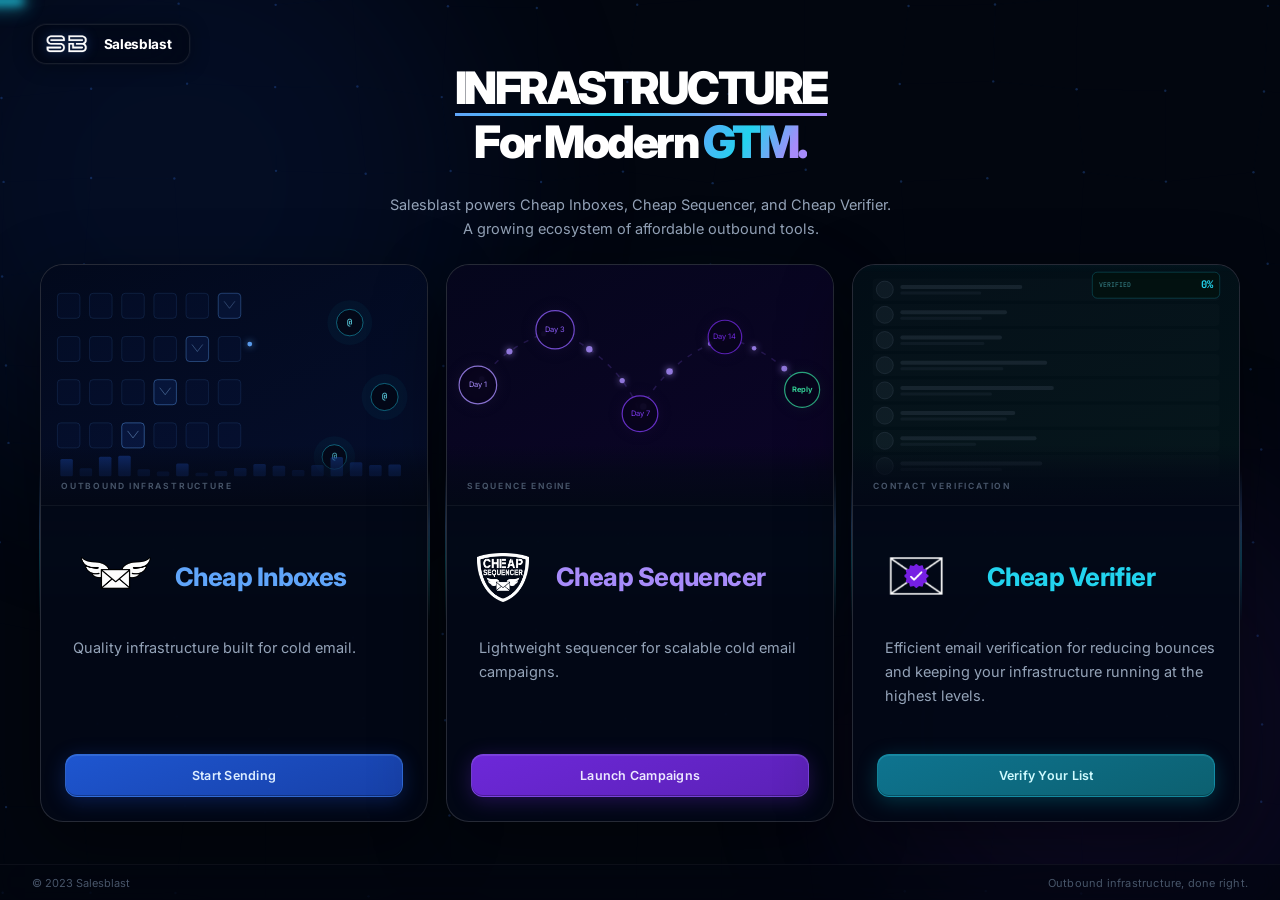
<file: index.html>
<!DOCTYPE html>
<html lang="en">
<head>
<meta charset="UTF-8" />
<meta name="viewport" content="width=device-width, initial-scale=1.0" />
<title>Salesblast</title>
<link rel="icon" type="image/png" href="salesblast_logo_square.png?v=2" />
<link rel="preconnect" href="https://fonts.googleapis.com" />
<link href="https://fonts.googleapis.com/css2?family=Inter:opsz,wght@14..32,300;14..32,400;14..32,500;14..32,600;14..32,700;14..32,800;14..32,900&family=JetBrains+Mono:wght@400;500;600&display=swap" rel="stylesheet" />
<link rel="stylesheet" href="sb-animations.css" />
<style>

/* ═══════════════════════════════════════
   RESET + TOKENS
═══════════════════════════════════════ */
*, *::before, *::after { box-sizing: border-box; margin: 0; padding: 0; }

:root {
  --bg:         #02060f;
  --blue-500:   #2563eb;
  --blue-400:   #3b82f6;
  --blue-300:   #60a5fa;
  --cyan-500:   #06b6d4;
  --cyan-400:   #22d3ee;
  --cyan-300:   #67e8f9;
  --violet-600: #7c3aed;
  --violet-500: #8b5cf6;
  --violet-400: #a78bfa;
  --green-400:  #34d399;
  --slate-600:  #475569;
  --slate-500:  #64748b;
  --slate-400:  #94a3b8;
  --slate-300:  #cbd5e1;
  --white:      #ffffff;
}

/* ── Full viewport, no scroll ── */
html, body {
  width: 100%; height: 100%; overflow: hidden;
  font-family: 'Inter', system-ui, sans-serif;
  background: var(--bg); color: var(--white);
  -webkit-font-smoothing: antialiased;
}
::-webkit-scrollbar { display: none; }

.grad-text {
  background: linear-gradient(118deg, var(--blue-300) 0%, var(--cyan-400) 42%, var(--violet-400) 82%);
  -webkit-background-clip: text; -webkit-text-fill-color: transparent;
  background-clip: text;
}
.grad-underline {
  display: inline-block;
  background-image: linear-gradient(118deg, var(--blue-300) 0%, var(--cyan-400) 42%, var(--violet-400) 82%);
  background-size: 100% 3px;
  background-repeat: no-repeat;
  background-position: 0 100%;
  padding-bottom: 1px;
}

@keyframes pip      { 0%,100%{transform:scale(1);opacity:1} 50%{transform:scale(1.6);opacity:.7} }
@keyframes ecoBorder{ to { --eco-angle: 360deg; } }
@property --eco-angle { syntax: '<angle>'; initial-value: 0deg; inherits: false; }

/* ═══════════════════════════════════════
   FIXED BACKGROUND
═══════════════════════════════════════ */
#bg-canvas {
  position: fixed; inset: 0; z-index: 0;
  pointer-events: none; width: 100%; height: 100%;
}
.orb {
  position: fixed; border-radius: 50%;
  pointer-events: none; z-index: 1; filter: blur(100px);
}
.orb-blue   { width: 600px; height: 600px; top: -120px; left: -120px; background: #1d4ed8; opacity: .10; }
.orb-violet { width: 500px; height: 500px; bottom: -80px; right: -80px;  background: #6d28d9; opacity: .10; }
.orb-cyan   { width: 320px; height: 320px; top: 35%; left: 42%;   background: #06b6d4; opacity: .055; }

/* ═══════════════════════════════════════
   FLOATING SALESBLAST LOGO
═══════════════════════════════════════ */
.float-logo {
  position: fixed; top: 24px; left: 32px; z-index: 100;
  display: flex; align-items: center; gap: 11px;
  text-decoration: none;
  padding: 8px 18px 8px 10px;
  border-radius: 14px;
  background: rgba(2,6,15,0.58);
  border: 1px solid rgba(255,255,255,0.09);
  backdrop-filter: blur(24px) saturate(160%);
  box-shadow: 0 2px 20px rgba(0,0,0,0.32), 0 0 0 1px rgba(255,255,255,0.03);
  transition: border-color .28s, background .28s, box-shadow .28s;
}
.float-logo:hover {
  border-color: rgba(255,255,255,0.16);
  background: rgba(4,10,30,0.78);
  box-shadow: 0 4px 32px rgba(0,0,0,0.45), 0 0 0 1px rgba(34,211,238,0.08);
}
.float-logo-icon {
  height: 22px; width: auto; flex-shrink: 0;
  object-fit: contain;
  filter: drop-shadow(0 0 6px rgba(59,130,246,0.4));
}
.float-logo-name {
  font-size: 13.5px; font-weight: 730; letter-spacing: -.35px; color: var(--white);
}

/* ═══════════════════════════════════════
   PAGE — SINGLE-SCREEN WRAPPER
═══════════════════════════════════════ */
.page {
  position: relative; z-index: 10;
  width: 100%; height: 100vh;
  display: flex; flex-direction: column;
  align-items: center; justify-content: center;
  padding: 70px 52px 84px; /* top: clears fixed logo (24+44px) */
}

/* ═══════════════════════════════════════
   HERO BLOCK
═══════════════════════════════════════ */
.hero {
  text-align: center; flex-shrink: 0;
  margin-bottom: 24px;
}
.hero-eyebrow {
  display: inline-flex; align-items: center; gap: 8px;
  padding: 5px 16px; border-radius: 100px; margin-bottom: 20px;
  background: rgba(34,211,238,0.055);
  border: 1px solid rgba(34,211,238,0.22);
  font-size: 10px; font-weight: 650; color: var(--cyan-400);
  text-transform: uppercase; letter-spacing: 1.9px;
}
.hero-pip {
  width: 5px; height: 5px; border-radius: 50%;
  background: var(--cyan-400); box-shadow: 0 0 7px var(--cyan-400);
  animation: pip 1.9s ease infinite;
}
.hero-h1 {
  font-size: clamp(28px, 3.5vw, 46px);
  font-weight: 870; letter-spacing: -2.5px; line-height: 1.18;
  color: var(--white); margin-bottom: 24px;
}
.hero-sub {
  font-size: 14.5px;
  color: var(--slate-400); line-height: 1.65;
  max-width: 540px; margin: 0 auto;
}

/* ═══════════════════════════════════════
   PRODUCTS DIVIDER
═══════════════════════════════════════ */
.products-label {
  display: flex; align-items: center; gap: 16px;
  flex-shrink: 0; margin-bottom: 20px;
  font-size: 9.5px; font-weight: 650;
  color: var(--slate-600); text-transform: uppercase; letter-spacing: 2.2px;
  width: 100%; max-width: 1200px;
}
.products-label::before,
.products-label::after {
  content: ''; flex: 1; height: 1px;
  background: linear-gradient(90deg, transparent, rgba(255,255,255,0.06), transparent);
}

/* ═══════════════════════════════════════
   PREMIUM PRODUCT CARDS
═══════════════════════════════════════ */
.prem-grid {
  display: grid; grid-template-columns: repeat(3,minmax(0,1fr));
  gap: 22px; width: 100%; max-width: 1200px;
  flex-shrink: 0;
}

/* Rotating border */
.prem-card {
  position: relative; border-radius: 24px; min-width: 0;
  transform-style: preserve-3d; transition: box-shadow .5s ease;
}
.prem-card::before {
  content: ''; position: absolute; inset: -1.5px; border-radius: 25.5px; z-index: 0;
  background: linear-gradient(var(--eco-angle),
    transparent 0%, transparent 36%,
    rgba(34,211,238,.6)  47%, rgba(96,165,250,.65) 53%,
    transparent 63%, transparent 100%);
  animation: ecoBorder 5.5s linear infinite;
  opacity: .50; transition: opacity .45s ease;
}
.prem-card:hover::before { opacity: 1; }

/* Light sweep */
.prem-card::after {
  content: ''; position: absolute; inset: 0; border-radius: 24px; z-index: 4;
  background: radial-gradient(circle 220px at var(--mx,50%) var(--my,50%), rgba(255,255,255,.042) 0%, transparent 65%);
  opacity: 0; pointer-events: none; transition: opacity .3s ease;
}
.prem-card:hover::after { opacity: 1; }

.prem-inner {
  position: relative; z-index: 1; border-radius: 23px; overflow: hidden;
  background: rgba(3,8,22,.97); border: 1px solid rgba(255,255,255,.14);
  box-shadow: 0 2px 0 rgba(255,255,255,.035) inset, 0 24px 72px rgba(0,0,0,.44);
  transition: border-color .45s ease, box-shadow .45s ease;
  height: 100%; display: flex; flex-direction: column;
}
.prem-card:hover .prem-inner {
  border-color: rgba(255,255,255,.22);
  box-shadow: 0 2px 0 rgba(255,255,255,.065) inset,
              0 36px 96px rgba(0,0,0,.52),
              0 0 0 1px rgba(34,211,238,.10);
}

/* Canvas visualization */
.prem-viz {
  position: relative; height: 240px; overflow: hidden;
  display: flex; align-items: center; justify-content: center;
  flex-shrink: 0;
}
.prem-viz canvas { position: absolute; inset: 0; width: 100%; height: 100%; }
.prem-live {
  position: absolute; top: 13px; right: 13px; z-index: 5;
  display: flex; align-items: center; gap: 5px;
  padding: 5px 10px; border-radius: 100px;
  background: rgba(0,0,0,.55); border: 1px solid rgba(255,255,255,.09);
  backdrop-filter: blur(10px);
  font-size: 8.5px; font-weight: 650; color: var(--green-400);
  font-family: 'JetBrains Mono', monospace; text-transform: uppercase; letter-spacing: .7px;
}
.prem-live-dot {
  width: 4.5px; height: 4.5px; border-radius: 50%;
  background: var(--green-400); box-shadow: 0 0 6px var(--green-400);
  animation: pip 1.7s ease infinite;
}
.prem-viz-title {
  position: absolute; bottom: 0; left: 0; right: 0; z-index: 4;
  padding: 36px 20px 14px;
  background: linear-gradient(to top, rgba(3,8,22,1) 0%, rgba(3,8,22,.65) 55%, transparent 100%);
  pointer-events: none;
}
.prem-cat {
  font-size: 8.5px; font-weight: 650; text-transform: uppercase;
  letter-spacing: 1.8px; color: var(--slate-600);
}

/* Card body */
.prem-body {
  padding: 20px 24px 24px;
  border-top: 1px solid rgba(255,255,255,.05);
  display: flex; flex-direction: column; gap: 8px;
  align-items: stretch;
  flex: 1;
}

/* Product brand row (logo + name) */
.prem-brand {
  display: flex; align-items: center; gap: 8px; justify-content: flex-start; width: 100%;
}
.prem-brand-icon {
  flex-shrink: 0;
  display: flex; align-items: center; justify-content: flex-start;
  background: none; border: none;
  width: 102px; height: 102px; /* Standardized container */
}
.prem-brand-icon svg,
.prem-brand-icon img { max-width: 100%; max-height: 100%; object-fit: contain; object-position: left center; }
.prem-brand-name {
  font-size: 25.5px; font-weight: 760; letter-spacing: -.55px; color: var(--white);
  line-height: 1;
  white-space: nowrap;
}
.prem-brand-badge {
  margin-left: auto; flex-shrink: 0;
  font-size: 8px; font-weight: 650; text-transform: uppercase; letter-spacing: .8px;
  padding: 3px 8px; border-radius: 5px;
  color: var(--green-400);
  background: rgba(52,211,153,0.08);
  border: 1px solid rgba(52,211,153,0.2);
}

.prem-desc {
  font-size: 14.5px; color: var(--slate-400); line-height: 1.65;
  height: calc(14.5px * 1.65 * 3); /* fixed 3-line height — stats always aligned */
  overflow: hidden;
  text-align: left;
  padding-left: 8px;
}

.prem-stats {
  display: flex;
  border: 1px solid rgba(255,255,255,0.055); border-radius: 11px; overflow: hidden;
}
.prem-stat {
  flex: 1; padding: 10px 12px;
  border-right: 1px solid rgba(255,255,255,0.055);
}
.prem-stat:last-child { border-right: none; }
.prem-sv { font-size: 14px; font-weight: 820; letter-spacing: -.6px; line-height: 1; margin-bottom: 4px; }
.prem-sk { font-size: 8.5px; color: var(--slate-500); text-transform: uppercase; letter-spacing: .7px; }

/* CTA */
.prem-cta {
  display: flex; align-items: center; justify-content: center;
  padding: 13px 20px; border-radius: 12px; margin-top: 38px;
  font-size: 12.5px; font-weight: 600; letter-spacing: .25px;
  text-decoration: none; position: relative; overflow: hidden;
  /* Top edge highlight for glass depth */
  box-shadow: 0 1px 0 rgba(255,255,255,.12) inset, 0 -1px 0 rgba(0,0,0,.2) inset;
  transition: all .3s cubic-bezier(.23,1,.32,1);
  backdrop-filter: blur(8px);
}
/* Shimmer layer on hover */
.prem-cta::before {
  content: ''; position: absolute; inset: 0;
  background: linear-gradient(180deg, rgba(255,255,255,.06) 0%, transparent 60%);
  opacity: 0; transition: opacity .3s ease;
}
.prem-cta:hover { transform: translateY(-2px); }
.prem-cta:hover::before { opacity: 1; }
.prem-cta-label { position: relative; z-index: 1; }
.prem-cta-arr { display: none; }

/* "Start Sending" — deep solid blue */
.prem-cta-blue {
  background: linear-gradient(160deg, #1e56d0 0%, #1740a8 100%);
  border: 1px solid rgba(96,165,250,.30);
  color: #ddeeff;
  box-shadow: 0 1px 0 rgba(147,197,253,.18) inset,
              0 -1px 0 rgba(0,0,0,.28) inset,
              0 4px 20px rgba(29,78,216,.30);
}
.prem-cta-blue:hover {
  background: linear-gradient(160deg, #2563eb 0%, #1d4ed8 100%);
  border-color: rgba(147,197,253,.55);
  box-shadow: 0 1px 0 rgba(147,197,253,.22) inset,
              0 -1px 0 rgba(0,0,0,.28) inset,
              0 8px 32px rgba(37,99,235,.42);
  color: #fff;
}

/* "Launch Campaigns" — deep rich violet */
.prem-cta-violet {
  background: linear-gradient(160deg, #6d28d9 0%, #5b21b6 100%);
  border: 1px solid rgba(167,139,250,.28);
  color: #ede9ff;
  box-shadow: 0 1px 0 rgba(196,181,253,.16) inset,
              0 -1px 0 rgba(0,0,0,.28) inset,
              0 4px 20px rgba(109,40,217,.30);
}
.prem-cta-violet:hover {
  background: linear-gradient(160deg, #7c3aed 0%, #6d28d9 100%);
  border-color: rgba(196,181,253,.52);
  box-shadow: 0 1px 0 rgba(196,181,253,.22) inset,
              0 -1px 0 rgba(0,0,0,.28) inset,
              0 8px 32px rgba(124,58,237,.42);
  color: #fff;
}

/* "Verify Your List" — deep teal */
.prem-cta-cyan {
  background: linear-gradient(160deg, #0e7490 0%, #0c6070 100%);
  border: 1px solid rgba(34,211,238,.28);
  color: #cffafe;
  box-shadow: 0 1px 0 rgba(103,232,249,.16) inset,
              0 -1px 0 rgba(0,0,0,.28) inset,
              0 4px 20px rgba(6,182,212,.25);
}
.prem-cta-cyan:hover {
  background: linear-gradient(160deg, #0891b2 0%, #0e7490 100%);
  border-color: rgba(103,232,249,.52);
  box-shadow: 0 1px 0 rgba(103,232,249,.22) inset,
              0 -1px 0 rgba(0,0,0,.28) inset,
              0 8px 32px rgba(6,182,212,.36);
  color: #fff;
}

/* ═══════════════════════════════════════
   FOOTER (pinned bottom)
═══════════════════════════════════════ */
.site-footer {
  position: fixed; bottom: 0; left: 0; right: 0; z-index: 20;
  height: 36px; padding: 0 32px;
  display: flex; align-items: center; justify-content: space-between;
  border-top: 1px solid rgba(255,255,255,0.045);
  background: rgba(2,6,15,0.60);
  backdrop-filter: blur(20px);
}
.footer-copy    { font-size: 11px; color: var(--slate-600); }
.footer-tagline { font-size: 11px; color: var(--slate-600); letter-spacing: .2px; }

/* ═══════════════════════════════════════
   RESPONSIVE
═══════════════════════════════════════ */
/* ── Large desktop ── */
@media (min-width: 1600px) {
  .prem-grid { max-width: 1380px; gap: 26px; }
  .hero-h1   { font-size: 50px; }
  .hero-sub  { font-size: 14.5px; }
  .prem-viz  { height: 260px; }
  .products-label { max-width: 1380px; }
}

/* ── 1280px desktop ── */
@media (max-width: 1280px) {
  .page { padding: 68px 40px 84px; }
  .prem-grid { gap: 18px; }
  .prem-grid, .products-label { max-width: 100%; }
}

/* ── Short viewports (e.g. 1280×720 laptops) ── */
@media (max-height: 720px) and (min-width: 901px) {
  .hero { margin-bottom: 14px; }
  .hero-eyebrow { margin-bottom: 14px; }
  .hero-h1  { font-size: clamp(20px, 2.6vw, 34px); margin-bottom: 10px; }
  .products-label { margin-bottom: 14px; }
  .prem-viz  { height: 180px; }
  .prem-body { padding: 12px 15px 14px; gap: 8px; }
  .prem-stat { padding: 8px 10px; }
  .prem-cta  { padding: 9px 14px; }
}

/* ── Tablet landscape / small desktop (901–1100px) ── */
@media (max-width: 1100px) and (min-width: 901px) {
  .page { padding: 64px 24px 84px; }
  .hero-h1  { font-size: clamp(22px, 2.8vw, 36px); letter-spacing: -1.8px; }
  .prem-grid { gap: 14px; }
  .prem-viz  { height: 200px; }
  .prem-body { padding: 13px 16px 16px; gap: 8px; }
  .prem-brand-name { font-size: 18px; }
  .prem-sv   { font-size: 13px; }
}

/* ── Tablet portrait + below (≤900px): scrollable, stacked layout ── */
@media (max-width: 900px) {
  html, body { overflow: auto; height: auto; }
  .page {
    height: auto; min-height: 100vh;
    padding: 80px 24px 60px;
    justify-content: flex-start;
  }
  .prem-grid {
    grid-template-columns: 1fr;
    gap: 16px; max-width: 320px;
  }
  .products-label { max-width: 320px; }
  .hero { margin-bottom: 28px; }
  .hero-h1 { font-size: clamp(26px, 5.5vw, 40px); letter-spacing: -1.8px; }
  .hero-sub { font-size: 14.5px; max-width: 480px; }
  .prem-viz { height: 380px; }
  .prem-desc { height: auto; } /* allow natural wrapping on mobile */
  .site-footer { position: relative; margin-top: 40px; }
}

/* ── Mobile (≤480px) ── */
@media (max-width: 480px) {
  .page { padding: 72px 16px 48px; }
  .float-logo { top: 16px; left: 16px; }
  .hero-h1 { font-size: clamp(24px, 7vw, 34px); letter-spacing: -1.4px; }
  .hero-sub { font-size: 14.5px; }
  .hero-eyebrow { font-size: 9px; }
  .prem-grid { max-width: 300px; }
  .products-label { max-width: 300px; }
  .prem-viz { height: 360px; }
  .prem-body { padding: 14px 16px 18px; gap: 8px; }
  .prem-brand-name { font-size: 18.5px; }
  .prem-sv { font-size: 13px; }
}

@media (hover: none) {
  .prem-card::after { display: none; }
  .prem-cta:hover   { transform: none; box-shadow: none; }
}
@media (prefers-reduced-motion: reduce) {
  *, *::before, *::after {
    animation-duration: .001ms !important;
    animation-iteration-count: 1 !important;
    transition-duration: .001ms !important;
  }
}

</style>
</head>
<body>

<canvas id="bg-canvas"></canvas>
<div class="orb orb-blue"></div>
<div class="orb orb-violet"></div>
<div class="orb orb-cyan"></div>

<!-- ══ SALESBLAST FLOATING LOGO ══ -->
<a class="float-logo" href="#">
  <img class="float-logo-icon" src="salesblast_logo.png" alt="SalesBlast" />
  <span class="float-logo-name">Salesblast</span>
</a>

<!-- ══ SINGLE PAGE ══ -->
<div class="page">

  <!-- Hero -->
  <div class="hero sb-reveal">
    <h1 class="hero-h1">
      <span class="grad-underline">INFRASTRUCTURE</span><br>For Modern <span class="grad-text">GTM.</span>
    </h1>
    <p class="hero-sub">
      Salesblast powers Cheap Inboxes, Cheap Sequencer, and Cheap Verifier. <br>A growing ecosystem of affordable outbound tools.
    </p>
  </div>

  <!-- Cards -->
  <div class="prem-grid" data-stagger>

    <!-- ── CheapInboxes ── -->
    <div class="prem-card sb-reveal" data-delay="0.10">
      <div class="prem-inner">
        <div class="prem-viz" style="background:linear-gradient(155deg,#02091c,#050e2c);">
          <canvas id="cv-send"></canvas>
          <div class="prem-viz-title">
            <div class="prem-cat">Outbound Infrastructure</div>
          </div>
        </div>
        <div class="prem-body">
          <!-- Product brand row -->
          <div class="prem-brand">
            <div class="prem-brand-icon">
              <img src="cheapinboxes_logo.png" alt="CheapInboxes" style="width:100px; height:100px;" />
            </div>
            <span class="prem-brand-name" style="color:var(--blue-300);">Cheap Inboxes</span>
          </div>
          <div class="prem-desc">Quality infrastructure built for cold email.</div>
          <a href="https://www.cheapinboxes.com/" target="_blank" rel="noopener" class="prem-cta prem-cta-blue">
            <span class="prem-cta-label">Start Sending</span>
            <span class="prem-cta-arr">→</span>
          </a>
        </div>
      </div>
    </div>

    <!-- ── CheapSequencer ── -->
    <div class="prem-card sb-reveal" data-delay="0.16">
      <div class="prem-inner">
        <div class="prem-viz" style="background:linear-gradient(155deg,#05061c,#0c0428);">
          <canvas id="cv-flow"></canvas>
          <div class="prem-viz-title">
            <div class="prem-cat">Sequence Engine</div>
          </div>
        </div>
        <div class="prem-body">
          <div class="prem-brand">
            <div class="prem-brand-icon">
              <img src="cheapsequencer_logo.png" alt="CheapSequencer" style="width:52px; height:auto; margin-left: 6px;" />
            </div>
            <span class="prem-brand-name" style="color:var(--violet-400); margin-left: -25px;">Cheap Sequencer</span>
          </div>
          <div class="prem-desc">Lightweight sequencer for scalable cold email campaigns.</div>
          <a href="https://cheapsequencer.com" target="_blank" rel="noopener" class="prem-cta prem-cta-violet">
            <span class="prem-cta-label">Launch Campaigns</span>
            <span class="prem-cta-arr">→</span>
          </a>
        </div>
      </div>
    </div>

    <!-- ── CheapVerifier ── -->
    <div class="prem-card sb-reveal" data-delay="0.22">
      <div class="prem-inner">
        <div class="prem-viz" style="background:linear-gradient(155deg,#020d16,#031419);">
          <canvas id="cv-data"></canvas>
          <div class="prem-viz-title">
            <div class="prem-cat">Contact Verification</div>
          </div>
        </div>
        <div class="prem-body">
          <div class="prem-brand">
            <div class="prem-brand-icon">
              <img src="cheapverifier_logo.png?v=2" alt="CheapVerifier" style="width:86px; height:86px;" />
            </div>
            <span class="prem-brand-name" style="color:var(--cyan-400);">Cheap Verifier</span>
          </div>
          <div class="prem-desc">Efficient email verification for reducing bounces and keeping your infrastructure running at the highest levels.</div>
          <a href="https://cheapverifier.com/" target="_blank" rel="noopener" class="prem-cta prem-cta-cyan">
            <span class="prem-cta-label">Verify Your List</span>
            <span class="prem-cta-arr">→</span>
          </a>
        </div>
      </div>
    </div>

  </div><!-- /prem-grid -->
</div><!-- /page -->

<footer class="site-footer">
  <span class="footer-copy">© 2023 Salesblast</span>
  <span class="footer-tagline">Outbound infrastructure, done right.</span>
</footer>

<script src="sb-animations.js" defer></script>
<script>
/* ── Background Grid Canvas ── */
(function () {
  const canvas = document.getElementById('bg-canvas');
  if (!canvas) return;
  const ctx = canvas.getContext('2d');
  const dpr = window.devicePixelRatio || 1;
  let W, H, nodes = [];

  function resize() {
    W = window.innerWidth; H = window.innerHeight;
    canvas.width = W * dpr; canvas.height = H * dpr;
    canvas.style.width = W + 'px'; canvas.style.height = H + 'px';
    ctx.scale(dpr, dpr);
    buildNodes();
  }
  function buildNodes() {
    nodes = [];
    const spacing = W < 768 ? 150 : 90;
    const cols = Math.ceil(W / spacing) + 1;
    const rows = Math.ceil(H / spacing) + 1;
    for (let r = 0; r < rows; r++) {
      for (let c = 0; c < cols; c++) {
        const ox = c * spacing + (Math.random() - .5) * 18;
        const oy = r * spacing + (Math.random() - .5) * 18;
        nodes.push({ x: ox, y: oy, ox, oy, vx: (Math.random()-.5)*.18, vy: (Math.random()-.5)*.18 });
      }
    }
  }
  function frame() {
    ctx.clearRect(0, 0, W, H);
    nodes.forEach(n => {
      n.x += n.vx; n.y += n.vy;
      if (Math.abs(n.x - n.ox) > 14) n.vx *= -1;
      if (Math.abs(n.y - n.oy) > 14) n.vy *= -1;
    });
    for (let i = 0; i < nodes.length; i++) {
      for (let j = i + 1; j < nodes.length; j++) {
        const dx = nodes[i].x - nodes[j].x, dy = nodes[i].y - nodes[j].y;
        const d = Math.sqrt(dx*dx + dy*dy);
        if (d < 110) {
          ctx.beginPath();
          ctx.strokeStyle = `rgba(59,130,246,${(1 - d/110) * .10})`;
          ctx.lineWidth = .5;
          ctx.moveTo(nodes[i].x, nodes[i].y);
          ctx.lineTo(nodes[j].x, nodes[j].y);
          ctx.stroke();
        }
      }
    }
    nodes.forEach(n => {
      ctx.beginPath(); ctx.arc(n.x, n.y, 1.2, 0, Math.PI*2);
      ctx.fillStyle = 'rgba(59,130,246,0.25)'; ctx.fill();
    });
    requestAnimationFrame(frame);
  }
  window.addEventListener('resize', resize);
  resize(); frame();
})();

/* ── Ecosystem Card Canvases ── */
(function () {
  function initSend() {
    const c = document.getElementById('cv-send');
    if (!c) return;
    const dpr = window.devicePixelRatio || 1;
    c.width = c.offsetWidth * dpr; c.height = c.offsetHeight * dpr;
    const ctx = c.getContext('2d'); ctx.scale(dpr, dpr);
    const W = c.offsetWidth, H = c.offsetHeight;
    const COLS = 6, ROWS = 4;
    const cellW = (W * .50) / COLS, cellH = (H * .72) / ROWS;
    const gx = W * .03, gy = H * .08;
    const domains = [{ x:W*.80,y:H*.24 }, { x:W*.89,y:H*.55 }, { x:W*.76,y:H*.80 }];
    const pkts = [];
    const bh = Array.from({ length: 18 }, () => .25 + Math.random() * .75);
    let t = 0, nextSpawn = 0;
    function spawnPkt() {
      const row = (Math.random()*ROWS)|0, col = (Math.random()*COLS)|0;
      const sx = gx + col*cellW + cellW*.5, sy = gy + row*cellH + cellH*.5;
      const d = domains[(Math.random()*domains.length)|0];
      pkts.push({ sx, sy, dx:d.x, dy:d.y, t:0, sp:.012+Math.random()*.009 });
    }
    (function frame() {
      ctx.clearRect(0, 0, W, H);
      for (let r = 0; r < ROWS; r++) {
        for (let col = 0; col < COLS; col++) {
          const cx = gx+col*cellW+cellW*.5, cy = gy+r*cellH+cellH*.5;
          const cw = cellW*.70, ch = cellH*.58;
          const phase = ((col/COLS)+r*.18+t*.28)%1;
          const act = phase > .82 ? (phase-.82)/.18 : 0;
          ctx.fillStyle=`rgba(37,99,235,${.045+act*.12})`; ctx.strokeStyle=`rgba(96,165,250,${.16+act*.55})`; ctx.lineWidth=.8;
          ctx.beginPath(); ctx.roundRect(cx-cw/2,cy-ch/2,cw,ch,3.5); ctx.fill(); ctx.stroke();
          if (act>.25) {
            ctx.strokeStyle=`rgba(147,197,253,${act*.85})`; ctx.lineWidth=.7;
            ctx.beginPath(); ctx.moveTo(cx-cw*.24,cy-ch*.18); ctx.lineTo(cx,cy+ch*.10); ctx.lineTo(cx+cw*.24,cy-ch*.18); ctx.stroke();
          }
        }
      }
      domains.forEach((d,i) => {
        const pulse = 1+Math.sin(t*1.4+i*2.0)*.06;
        ctx.beginPath(); ctx.arc(d.x,d.y,22*pulse,0,Math.PI*2); ctx.fillStyle='rgba(34,211,238,.04)'; ctx.fill();
        ctx.beginPath(); ctx.arc(d.x,d.y,13*pulse,0,Math.PI*2); ctx.fillStyle='rgba(3,8,22,.9)'; ctx.strokeStyle='rgba(34,211,238,.42)'; ctx.lineWidth=1; ctx.fill(); ctx.stroke();
        ctx.fillStyle='rgba(103,232,249,.88)'; ctx.font='bold 8.5px JetBrains Mono,monospace'; ctx.textAlign='center'; ctx.textBaseline='middle'; ctx.fillText('@',d.x,d.y);
      });
      if (t>=nextSpawn) { spawnPkt(); nextSpawn=t+.35+Math.random()*.5; }
      for (let i=pkts.length-1; i>=0; i--) {
        const p=pkts[i]; p.t+=p.sp;
        if (p.t>=1) { pkts.splice(i,1); continue; }
        const cpx=(p.sx+p.dx)*.5, cpy=Math.min(p.sy,p.dy)-H*.12;
        const mt=1-p.t;
        const bx=mt*mt*p.sx+2*mt*p.t*cpx+p.t*p.t*p.dx, by=mt*mt*p.sy+2*mt*p.t*cpy+p.t*p.t*p.dy;
        ctx.beginPath(); ctx.arc(bx,by,2.4,0,Math.PI*2); ctx.fillStyle='rgba(96,165,250,.92)'; ctx.shadowBlur=7; ctx.shadowColor='#60a5fa'; ctx.fill(); ctx.shadowBlur=0;
      }
      const barAreaY=H*.88, barAreaH=H*.10, barGap=(W*.90)/18, barW=barGap*.65;
      for (let i=0; i<18; i++) {
        const hh=bh[i]*barAreaH*(.72+.28*Math.sin(t*.7+i*.6));
        ctx.fillStyle=`rgba(37,99,235,${.18+bh[i]*.28})`; ctx.beginPath(); ctx.roundRect(W*.05+i*barGap,barAreaY-hh,barW,hh,1.5); ctx.fill();
      }
      t+=.016; requestAnimationFrame(frame);
    })();
  }

  function initFlow() {
    const c = document.getElementById('cv-flow');
    if (!c) return;
    const dpr = window.devicePixelRatio || 1;
    c.width = c.offsetWidth*dpr; c.height = c.offsetHeight*dpr;
    const ctx = c.getContext('2d'); ctx.scale(dpr,dpr);
    const W = c.offsetWidth, H = c.offsetHeight;
    const nodes = [
      { x:W*.08, y:H*.50, label:'Day 1',  color:'#a78bfa' },
      { x:W*.28, y:H*.27, label:'Day 3',  color:'#8b5cf6' },
      { x:W*.50, y:H*.62, label:'Day 7',  color:'#7c3aed' },
      { x:W*.72, y:H*.30, label:'Day 14', color:'#6d28d9' },
      { x:W*.92, y:H*.52, label:'Reply',  color:'#34d399' },
    ];
    function cp(a,b) { return { cpx:(a.x+b.x)*.5+(b.y-a.y)*.28, cpy:(a.y+b.y)*.5-(b.x-a.x)*.14 }; }
    function bezierPt(a,b,t) { const {cpx,cpy}=cp(a,b),mt=1-t; return { x:mt*mt*a.x+2*mt*t*cpx+t*t*b.x, y:mt*mt*a.y+2*mt*t*cpy+t*t*b.y }; }
    const leads = Array.from({length:10},(_,i)=>({ pos:(i/10)*(nodes.length-1), speed:.004+Math.random()*.003, size:2.2+Math.random()*1.2 }));
    let tick = 0;
    (function frame() {
      ctx.clearRect(0,0,W,H);
      for (let i=0; i<nodes.length-1; i++) {
        const a=nodes[i],b=nodes[i+1],{cpx,cpy}=cp(a,b);
        ctx.beginPath(); ctx.moveTo(a.x,a.y); ctx.quadraticCurveTo(cpx,cpy,b.x,b.y);
        ctx.strokeStyle='rgba(139,92,246,.2)'; ctx.lineWidth=1.5;
        ctx.setLineDash([5,7]); ctx.lineDashOffset=-tick*.22; ctx.stroke(); ctx.setLineDash([]);
      }
      leads.forEach(l => {
        l.pos+=l.speed; if (l.pos>=nodes.length-1) l.pos=0;
        const seg=Math.floor(l.pos); if (seg>=nodes.length-1) return;
        const {x,y}=bezierPt(nodes[seg],nodes[seg+1],l.pos-seg);
        ctx.beginPath(); ctx.arc(x,y,l.size,0,Math.PI*2); ctx.fillStyle='rgba(167,139,250,.82)'; ctx.shadowBlur=7; ctx.shadowColor='#a78bfa'; ctx.fill(); ctx.shadowBlur=0;
      });
      nodes.forEach((n,i) => {
        const pulse=1+Math.sin(tick*.045+i*1.3)*.07, r=18*pulse;
        const g=ctx.createRadialGradient(n.x,n.y,0,n.x,n.y,r*1.8);
        g.addColorStop(0,n.color+'28'); g.addColorStop(1,'transparent');
        ctx.beginPath(); ctx.arc(n.x,n.y,r*1.8,0,Math.PI*2); ctx.fillStyle=g; ctx.fill();
        ctx.beginPath(); ctx.arc(n.x,n.y,r,0,Math.PI*2); ctx.fillStyle='rgba(8,4,28,.94)'; ctx.strokeStyle=n.color+'cc'; ctx.lineWidth=1.2; ctx.fill(); ctx.stroke();
        ctx.fillStyle=n.color; ctx.font=`${i===4?'bold ':''}7.5px Inter,sans-serif`; ctx.textAlign='center'; ctx.textBaseline='middle'; ctx.fillText(n.label,n.x,n.y);
      });
      tick++; requestAnimationFrame(frame);
    })();
  }

  function initData() {
    const c = document.getElementById('cv-data');
    if (!c) return;
    const dpr = window.devicePixelRatio || 1;
    c.width = c.offsetWidth*dpr; c.height = c.offsetHeight*dpr;
    const ctx = c.getContext('2d'); ctx.scale(dpr,dpr);
    const W = c.offsetWidth, H = c.offsetHeight;
    const ROWS=8, rowH=(H*.84)/ROWS, startY=H*.05;
    const rows = Array.from({length:ROWS},()=>({ valid:Math.random()>.28, verified:false, stamp:-999, nameW:.28+Math.random()*.18, emailW:.18+Math.random()*.13 }));
    let t = 0;
    (function frame() {
      ctx.clearRect(0,0,W,H);
      const scanY=(t*36)%(H+50)-25;
      rows.forEach((row,i)=>{ const cy=startY+i*rowH+rowH*.5; if (!row.verified&&cy<=scanY+5){ row.verified=true; row.stamp=t; } });
      if (scanY>H+30) rows.forEach(r=>{ r.verified=false; r.stamp=-999; });
      const padX=W*.05, rowW=W*.90;
      rows.forEach((row,i)=>{
        const rowY=startY+i*rowH, cy=rowY+rowH*.5;
        const age=row.verified?Math.min((t-row.stamp)/.45,1):0;
        ctx.fillStyle=`rgba(255,255,255,${.016+age*(row.valid?.028:.018)})`; ctx.beginPath(); ctx.roundRect(padX,rowY+1.5,rowW,rowH-3,4); ctx.fill();
        const avR=8.5;
        ctx.beginPath(); ctx.arc(padX+avR+4,cy,avR,0,Math.PI*2);
        if (row.verified){ ctx.fillStyle=row.valid?`rgba(52,211,153,${.16+age*.22})`:`rgba(248,113,113,${.14+age*.20})`; ctx.strokeStyle=row.valid?`rgba(52,211,153,${.5+age*.4})`:`rgba(248,113,113,${.4+age*.4})`; }
        else { ctx.fillStyle='rgba(100,116,139,.10)'; ctx.strokeStyle='rgba(100,116,139,.25)'; }
        ctx.lineWidth=.75; ctx.fill(); ctx.stroke();
        const barX=padX+avR*2+11;
        ctx.fillStyle=row.verified?`rgba(203,213,225,${.32+age*.25})`:'rgba(100,116,139,.18)'; ctx.beginPath(); ctx.roundRect(barX,cy-4.5,rowW*row.nameW,4,2); ctx.fill();
        ctx.fillStyle=row.verified?`rgba(148,163,184,${.22+age*.18})`:'rgba(71,85,105,.15)'; ctx.beginPath(); ctx.roundRect(barX,cy+2,rowW*row.emailW,3,1.5); ctx.fill();
        if (row.verified&&age>.35) {
          const ic=Math.min((age-.35)/.3,1);
          ctx.fillStyle=row.valid?`rgba(52,211,153,${ic*.92})`:`rgba(248,113,113,${ic*.88})`;
          ctx.font='bold 9px Inter'; ctx.textAlign='center'; ctx.textBaseline='middle'; ctx.fillText(row.valid?'✓':'✗',padX+rowW-12,cy);
        }
      });
      const grad=ctx.createLinearGradient(0,scanY-24,0,scanY+24);
      grad.addColorStop(0,'rgba(34,211,238,0)'); grad.addColorStop(.5,'rgba(34,211,238,.085)'); grad.addColorStop(1,'rgba(34,211,238,0)');
      ctx.fillStyle=grad; ctx.fillRect(0,scanY-24,W,48);
      ctx.beginPath(); ctx.moveTo(0,scanY); ctx.lineTo(W,scanY); ctx.strokeStyle='rgba(34,211,238,.58)'; ctx.lineWidth=1.2; ctx.shadowBlur=7; ctx.shadowColor='#22d3ee'; ctx.stroke(); ctx.shadowBlur=0;
      const pct=Math.round(rows.filter(r=>r.verified).length/ROWS*100);
      const hx=W*.62, hy=H*.03, hw=W*.33, hh=26;
      ctx.fillStyle='rgba(2,18,14,.82)'; ctx.strokeStyle='rgba(34,211,238,.28)'; ctx.lineWidth=.75; ctx.beginPath(); ctx.roundRect(hx,hy,hw,hh,5); ctx.fill(); ctx.stroke();
      ctx.fillStyle='rgba(103,232,249,.55)'; ctx.font='6.5px JetBrains Mono,monospace'; ctx.textAlign='left'; ctx.textBaseline='middle'; ctx.fillText('VERIFIED',hx+7,hy+hh/2);
      ctx.fillStyle='#22d3ee'; ctx.font='bold 10.5px JetBrains Mono,monospace'; ctx.textAlign='right'; ctx.fillText(pct+'%',hx+hw-7,hy+hh/2);
      t+=.016; requestAnimationFrame(frame);
    })();
  }

  window.addEventListener('load', () => { initSend(); initFlow(); initData(); });
})();

/* ── Card Tilt + Light Sweep ── */
document.querySelectorAll('.prem-card').forEach(card => {
  let cx=0, cy=0, tx=0, ty=0, running=false;
  const lerp = (a,b,f) => a+(b-a)*f;
  function tick() {
    cx=lerp(cx,tx,.1); cy=lerp(cy,ty,.1);
    card.style.transform=`perspective(900px) rotateX(${cy.toFixed(3)}deg) rotateY(${cx.toFixed(3)}deg)`;
    if (Math.abs(cx-tx)>.02||Math.abs(cy-ty)>.02) { requestAnimationFrame(tick); }
    else { cx=tx; cy=ty; card.style.transform=(tx===0&&ty===0)?'':`perspective(900px) rotateX(${cy}deg) rotateY(${cx}deg)`; running=false; }
  }
  card.addEventListener('mousemove', e => {
    const r=card.getBoundingClientRect();
    tx=((e.clientX-r.left)/r.width -.5)*14;
    ty=((e.clientY-r.top) /r.height-.5)*-14;
    card.style.setProperty('--mx',(e.clientX-r.left)+'px');
    card.style.setProperty('--my',(e.clientY-r.top) +'px');
    if (!running){ running=true; tick(); }
  });
  card.addEventListener('mouseleave',()=>{ tx=0; ty=0; if (!running){ running=true; tick(); } });
});
</script>
</body>
</html>
</file>
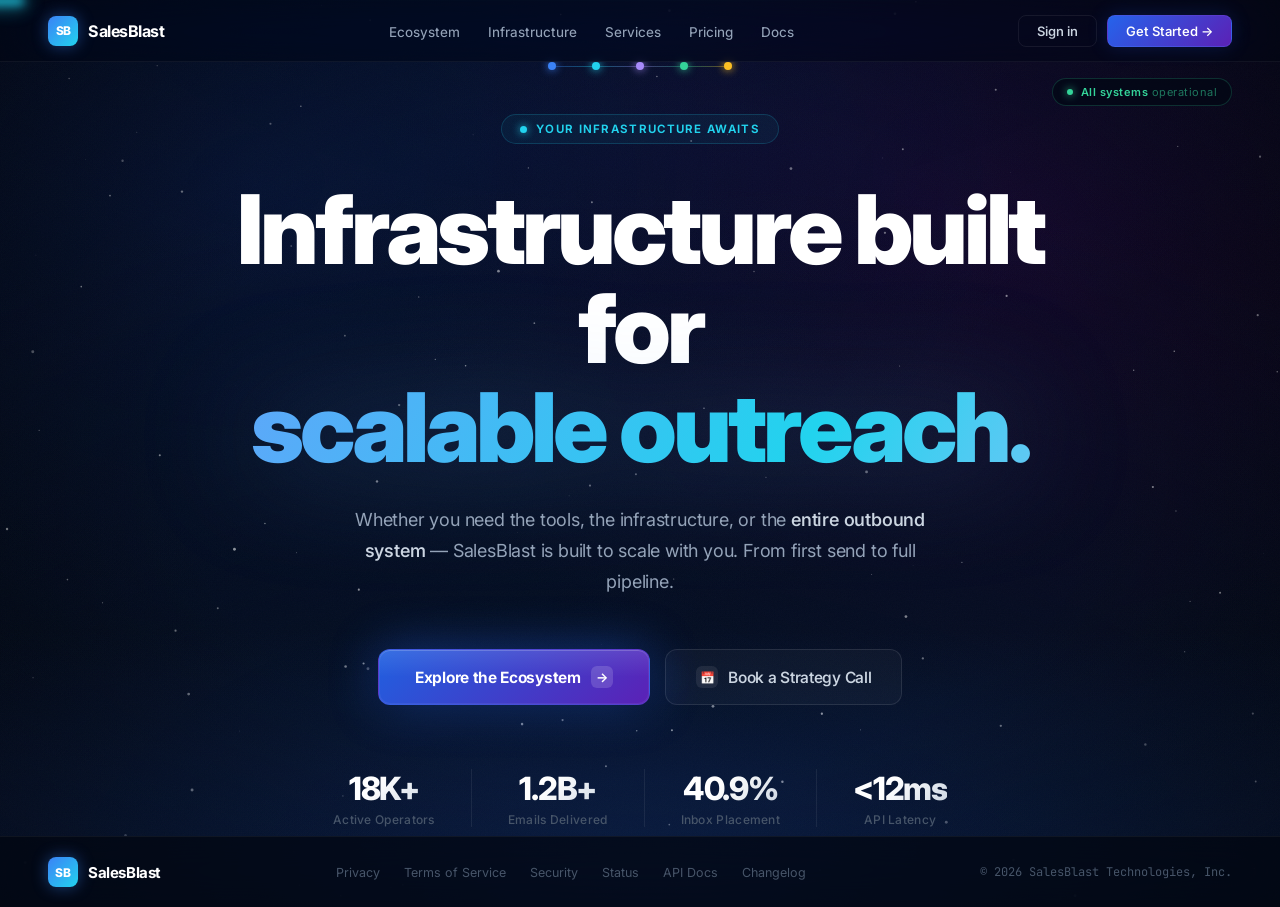
<file: cta.html>
<!DOCTYPE html>
<html lang="en">
<head>
<meta charset="UTF-8" />
<meta name="viewport" content="width=device-width, initial-scale=1.0" />
<title>SalesBlast — Infrastructure Built for Scalable Outreach</title>
<link rel="preconnect" href="https://fonts.googleapis.com" />
<link href="https://fonts.googleapis.com/css2?family=Inter:opsz,wght@14..32,300;14..32,400;14..32,500;14..32,600;14..32,700;14..32,800;14..32,900&family=JetBrains+Mono:wght@400;500;600&display=swap" rel="stylesheet" />
<style>

*, *::before, *::after { box-sizing: border-box; margin: 0; padding: 0; }

:root {
  --b500: #2563eb; --b400: #3b82f6; --b300: #60a5fa; --b200: #93c5fd;
  --c500: #06b6d4; --c400: #22d3ee; --c300: #67e8f9;
  --v600: #7c3aed; --v500: #8b5cf6; --v400: #a78bfa; --v300: #c4b5fd;
  --g400: #34d399; --g300: #6ee7b7;
  --a400: #fbbf24;
  --s600: #475569; --s500: #64748b; --s400: #94a3b8; --s300: #cbd5e1;
  --w: #ffffff;
  --gbd: rgba(255,255,255,0.07);
  --gbd2: rgba(255,255,255,0.13);
  --gbg: rgba(255,255,255,0.026);
}

html, body { width: 100%; min-height: 100vh; }
body {
  font-family: 'Inter', system-ui, sans-serif;
  background: #020611;
  color: var(--w);
  -webkit-font-smoothing: antialiased;
  overflow-x: hidden;
}
::-webkit-scrollbar { width: 3px; }
::-webkit-scrollbar-track { background: #020611; }
::-webkit-scrollbar-thumb { background: #1a3050; border-radius: 2px; }


/* ════════════════════════════════
   NAV
════════════════════════════════ */
.nav {
  position: fixed; inset: 0 0 auto; z-index: 200; height: 62px;
  display: flex; align-items: center; justify-content: space-between;
  padding: 0 48px;
  background: rgba(2,6,17,0.55);
  backdrop-filter: blur(24px) saturate(160%);
  border-bottom: 1px solid rgba(255,255,255,0.05);
}
.nav-brand { display:flex; align-items:center; gap:10px; font-size:16px; font-weight:720; letter-spacing:-0.5px; color:var(--w); text-decoration:none; }
.bmark { width:30px; height:30px; border-radius:8px; background:linear-gradient(135deg,var(--b400),var(--c400)); display:flex; align-items:center; justify-content:center; font-size:12px; font-weight:800; box-shadow:0 0 16px rgba(59,130,246,0.45); }
.nav-links { display:flex; gap:28px; list-style:none; }
.nav-links a { font-size:13.5px; font-weight:450; color:var(--s400); text-decoration:none; transition:color .2s; }
.nav-links a:hover { color:var(--w); }
.nav-right { display:flex; gap:10px; }
.nb { padding:7px 18px; border-radius:8px; font-size:13px; font-weight:550; text-decoration:none; transition:all .2s; cursor:pointer; }
.nb.g { color:var(--s300); border:1px solid var(--gbd); }
.nb.g:hover { background:var(--gbg); color:var(--w); }
.nb.s { color:white; background:linear-gradient(135deg,#2563eb,#5b21b6); border:1px solid rgba(99,102,241,.3); box-shadow:0 0 20px rgba(37,99,235,.2); }
.nb.s:hover { box-shadow:0 0 32px rgba(37,99,235,.38); transform:translateY(-1px); }


/* ════════════════════════════════
   CTA SECTION — FULL VIEWPORT
════════════════════════════════ */
.cta-section {
  position: relative;
  min-height: 100vh;
  display: flex; flex-direction: column;
  align-items: center; justify-content: center;
  overflow: hidden;
  padding: 62px 48px 0; /* pad top for nav */
}

/* deep space base */
.cta-section::before {
  content: '';
  position: absolute; inset: 0; z-index: 0;
  background:
    radial-gradient(ellipse 100% 80% at 50% 100%,  rgba(7,22,52,0.9),  transparent),
    radial-gradient(ellipse 60%  60% at 20% 20%,   rgba(10,30,80,0.55), transparent),
    radial-gradient(ellipse 50%  60% at 80% 25%,   rgba(50,10,90,0.35), transparent),
    radial-gradient(ellipse 70%  50% at 50%  -10%, rgba(4,20,55,0.7),   transparent),
    linear-gradient(180deg, #02060f 0%, #010409 100%);
}

/* canvas layers */
#stars-canvas,
#scene-canvas {
  position: absolute; inset: 0; z-index: 1;
  pointer-events: none;
}
#scene-canvas { z-index: 2; }

/* vignette frame */
.vignette {
  position: absolute; inset: 0; z-index: 3; pointer-events: none;
  background:
    radial-gradient(ellipse 90% 90% at 50% 50%, transparent 40%, rgba(1,4,11,0.85) 100%);
}

/* noise film */
.noise {
  position: absolute; inset: 0; z-index: 4; pointer-events: none; opacity: 0.025;
  background-image: url("data:image/svg+xml,%3Csvg xmlns='http://www.w3.org/2000/svg' width='256' height='256'%3E%3Cfilter id='n'%3E%3CfeTurbulence type='fractalNoise' baseFrequency='0.75' numOctaves='4' stitchTiles='stitch'/%3E%3C/filter%3E%3Crect width='256' height='256' filter='url(%23n)'/%3E%3C/svg%3E");
  background-size: 256px;
}

/* horizontal scan sweep */
.scan-sweep {
  position: absolute; inset: 0; z-index: 5; pointer-events: none;
  overflow: hidden;
}
.scan-sweep::after {
  content: '';
  position: absolute; left: 0; right: 0; top: -2px; height: 2px;
  background: linear-gradient(90deg, transparent 0%, rgba(34,211,238,0.06) 20%, rgba(34,211,238,0.18) 50%, rgba(34,211,238,0.06) 80%, transparent 100%);
  filter: blur(1px);
  animation: scanDown 10s 2s linear infinite;
}
@keyframes scanDown { 0%{top:-2px;opacity:0} 3%{opacity:1} 97%{opacity:1} 100%{top:100%;opacity:0} }


/* ════════════════════════════════
   MAIN CONTENT
════════════════════════════════ */
.cta-content {
  position: relative; z-index: 10;
  display: flex; flex-direction: column; align-items: center;
  text-align: center;
  padding: 0 24px 80px;
  max-width: 880px;
}

/* journey nodes */
.journey-nodes {
  display: flex; align-items: center; gap: 0;
  margin-bottom: 44px;
  opacity: 0; animation: riseIn 0.7s 0.1s ease forwards;
}
.jn { width: 8px; height: 8px; border-radius: 50%; background: var(--b400); box-shadow: 0 0 8px var(--b400); }
.jn:nth-child(3)  { background: var(--c400);  box-shadow: 0 0 8px var(--c400); }
.jn:nth-child(5)  { background: var(--v400);  box-shadow: 0 0 8px var(--v400); }
.jn:nth-child(7)  { background: var(--g400);  box-shadow: 0 0 8px var(--g400); }
.jn:nth-child(9)  { background: var(--a400);  box-shadow: 0 0 8px var(--a400); }
.jl { width: 36px; height: 1px; background: linear-gradient(90deg, var(--b400), var(--c400)); opacity: 0.35; }
.jl:nth-child(4)  { background: linear-gradient(90deg, var(--c400), var(--v400)); }
.jl:nth-child(6)  { background: linear-gradient(90deg, var(--v400), var(--g400)); }
.jl:nth-child(8)  { background: linear-gradient(90deg, var(--g400), var(--a400)); }

/* eyebrow */
.eyebrow {
  display: inline-flex; align-items: center; gap: 9px;
  padding: 7px 18px; border-radius: 100px; margin-bottom: 36px;
  background: rgba(34,211,238,0.055);
  border: 1px solid rgba(34,211,238,0.18);
  opacity: 0; animation: riseIn 0.7s 0.2s ease forwards;
}
.ey-pip {
  position: relative; width: 7px; height: 7px;
}
.ey-core {
  width: 7px; height: 7px; border-radius: 50%;
  background: var(--c400); box-shadow: 0 0 8px var(--c400);
  animation: corePip 2s ease infinite;
}
.ey-ring {
  position: absolute; inset: -4px; border-radius: 50%;
  border: 1px solid rgba(34,211,238,0.6);
  animation: ringEx 2s ease infinite; opacity: 0;
}
@keyframes corePip { 0%,100%{transform:scale(1)} 50%{transform:scale(1.3)} }
@keyframes ringEx  { 0%{transform:scale(0.4);opacity:0.8} 100%{transform:scale(2.2);opacity:0} }
.ey-text { font-size: 11.5px; font-weight: 650; color: var(--c400); text-transform: uppercase; letter-spacing: 1.3px; }

/* headline */
.cta-headline {
  font-size: clamp(44px, 7.5vw, 96px);
  font-weight: 860;
  letter-spacing: -4px;
  line-height: 1.03;
  color: var(--w);
  margin-bottom: 28px;
  opacity: 0; animation: riseIn 0.8s 0.32s ease forwards;
}
.hl-plain  { display: block; color: var(--w); }
.hl-grad   {
  display: block;
  background: linear-gradient(118deg, var(--b300) 0%, var(--c400) 36%, var(--v300) 72%, var(--b200) 100%);
  -webkit-background-clip: text; -webkit-text-fill-color: transparent; background-clip: text;
  filter: drop-shadow(0 0 60px rgba(96,165,250,0.3));
  animation: gradShift 8s ease infinite alternate;
  background-size: 200% 100%;
}
@keyframes gradShift { 0%{background-position:0% 50%} 100%{background-position:100% 50%} }

/* sub */
.cta-sub {
  font-size: clamp(15px, 1.6vw, 18px);
  color: var(--s400); line-height: 1.72;
  max-width: 600px; margin: 0 auto 52px;
  letter-spacing: -0.2px; font-weight: 400;
  opacity: 0; animation: riseIn 0.75s 0.44s ease forwards;
}
.cta-sub strong { color: var(--s300); font-weight: 550; }

/* buttons */
.btn-group {
  display: flex; align-items: center; gap: 16px; flex-wrap: wrap; justify-content: center;
  margin-bottom: 64px;
  opacity: 0; animation: riseIn 0.75s 0.56s ease forwards;
}

.btn-primary-cta {
  position: relative; overflow: hidden;
  display: inline-flex; align-items: center; gap: 10px;
  padding: 16px 36px; border-radius: 12px;
  font-size: 15.5px; font-weight: 680; color: var(--w);
  letter-spacing: -0.3px; text-decoration: none; cursor: pointer;
  background: linear-gradient(135deg, #2060e0 0%, #5b21b6 100%);
  border: 1px solid rgba(99,102,241,0.3);
  box-shadow:
    0 0 0 1px rgba(255,255,255,0.06) inset,
    0 0 48px rgba(37,99,235,0.45),
    0 4px 24px rgba(0,0,0,0.5),
    inset 0 1px 0 rgba(255,255,255,0.14);
  transition: all 0.3s cubic-bezier(0.23,1,0.32,1);
}
/* inner shine */
.btn-primary-cta::before {
  content: '';
  position: absolute; top: 0; left: 0; right: 0; height: 50%;
  background: linear-gradient(180deg, rgba(255,255,255,0.1), transparent);
  border-radius: 12px 12px 0 0;
}
/* sweep on hover */
.btn-primary-cta::after {
  content: '';
  position: absolute; top: 0; left: -120%; width: 80%; height: 100%;
  background: linear-gradient(90deg, transparent, rgba(255,255,255,0.08), transparent);
  transform: skewX(-18deg);
  transition: left 0.5s ease;
}
.btn-primary-cta:hover::after { left: 140%; }
.btn-primary-cta:hover {
  transform: translateY(-3px);
  box-shadow:
    0 0 0 1px rgba(255,255,255,0.08) inset,
    0 0 80px rgba(37,99,235,0.6),
    0 8px 40px rgba(0,0,0,0.55),
    inset 0 1px 0 rgba(255,255,255,0.18);
}
.btn-primary-cta:active { transform: translateY(-1px); }

.btn-arrow-chip {
  width: 22px; height: 22px; border-radius: 6px;
  background: rgba(255,255,255,0.15);
  display: flex; align-items: center; justify-content: center;
  font-size: 13px; transition: transform 0.25s;
}
.btn-primary-cta:hover .btn-arrow-chip { transform: translateX(3px); }

.btn-secondary-cta {
  display: inline-flex; align-items: center; gap: 10px;
  padding: 16px 30px; border-radius: 12px;
  font-size: 15.5px; font-weight: 550; color: var(--s300);
  letter-spacing: -0.3px; text-decoration: none; cursor: pointer;
  background: rgba(255,255,255,0.03);
  border: 1px solid rgba(255,255,255,0.1);
  backdrop-filter: blur(16px);
  transition: all 0.3s cubic-bezier(0.23,1,0.32,1);
}
.btn-secondary-cta:hover {
  background: rgba(255,255,255,0.07);
  border-color: rgba(255,255,255,0.18);
  color: var(--w);
  transform: translateY(-2px);
  box-shadow: 0 8px 32px rgba(0,0,0,0.4);
}
.btn-cal-icon {
  width: 22px; height: 22px; border-radius: 6px;
  background: rgba(255,255,255,0.08);
  display: flex; align-items: center; justify-content: center; font-size: 12px;
}

/* stats row */
.stats-row {
  display: flex; align-items: center; gap: 0; flex-wrap: wrap; justify-content: center;
  padding: 0 20px 0;
  opacity: 0; animation: riseIn 0.75s 0.68s ease forwards;
}
.stat-cell { padding: 0 36px; text-align: center; }
.stat-cell + .stat-cell { border-left: 1px solid rgba(255,255,255,0.07); }
.stat-val {
  font-size: clamp(22px, 2.5vw, 32px); font-weight: 800; letter-spacing: -1.2px;
  background: linear-gradient(135deg, var(--w) 40%, var(--s300));
  -webkit-background-clip: text; -webkit-text-fill-color: transparent; background-clip: text;
  margin-bottom: 4px;
}
.stat-label { font-size: 12px; color: var(--s600); font-weight: 500; letter-spacing: 0.3px; }

/* trust strip */
.trust-strip {
  position: absolute; bottom: 0; left: 0; right: 0; z-index: 10;
  padding: 20px 48px;
  background: rgba(2,6,17,0.7);
  backdrop-filter: blur(20px);
  border-top: 1px solid rgba(255,255,255,0.05);
  display: flex; align-items: center; justify-content: space-between;
  opacity: 0; animation: riseIn 0.7s 0.9s ease forwards;
}
.trust-brand { display:flex; align-items:center; gap:10px; font-size:15px; font-weight:720; letter-spacing:-0.4px; color:var(--w); text-decoration:none; }
.trust-links { display:flex; gap:24px; }
.trust-links a { font-size:12.5px; color:var(--s600); text-decoration:none; transition:color .2s; }
.trust-links a:hover { color:var(--s400); }
.trust-copy { font-size:12px; color:var(--s600); font-family:'JetBrains Mono',monospace; }

/* system status */
.sys-status {
  position: absolute; top: 78px; right: 48px; z-index: 10;
  display: flex; align-items: center; gap: 8px;
  padding: 6px 14px; border-radius: 100px;
  background: rgba(2,8,20,0.7);
  border: 1px solid rgba(52,211,153,0.2);
  backdrop-filter: blur(16px);
  opacity: 0; animation: riseIn 0.6s 1s ease forwards;
}
.ss-dot { width:6px; height:6px; border-radius:50%; background:var(--g400); box-shadow:0 0 8px var(--g400); animation:corePip 2s ease infinite; }
.ss-text { font-size:11px; font-weight:600; color:var(--g400); letter-spacing:0.5px; }
.ss-text span { color:rgba(52,211,153,0.55); font-weight:400; }

/* ── ANIMATION ── */
@keyframes riseIn { from{opacity:0;transform:translateY(24px)} to{opacity:1;transform:none} }

/* ── RESPONSIVE ── */
@media (max-width: 768px) {
  .nav { padding:0 24px; } .nav-links { display:none; }
  .cta-section { padding:62px 24px 0; }
  .cta-headline { letter-spacing:-2.5px; }
  .stat-cell { padding:0 18px; }
  .trust-strip { flex-direction:column; gap:14px; text-align:center; padding:20px 24px; }
  .trust-links { flex-wrap:wrap; justify-content:center; }
}

</style>
<link rel="stylesheet" href="sb-animations.css">
</head>
<body>

<!-- NAV -->
<nav class="nav">
  <a class="nav-brand" href="#">
    <div class="bmark">SB</div>
    SalesBlast
  </a>
  <ul class="nav-links">
    <li><a href="#">Ecosystem</a></li>
    <li><a href="#">Infrastructure</a></li>
    <li><a href="#">Services</a></li>
    <li><a href="#">Pricing</a></li>
    <li><a href="#">Docs</a></li>
  </ul>
  <div class="nav-right">
    <a href="#" class="nb g">Sign in</a>
    <a href="#" class="nb s">Get Started →</a>
  </div>
</nav>

<!-- CTA SECTION -->
<section class="cta-section">

  <!-- canvas layers -->
  <canvas id="stars-canvas"></canvas>
  <canvas id="scene-canvas"></canvas>

  <!-- overlays -->
  <div class="vignette"></div>
  <div class="noise"></div>
  <div class="scan-sweep"></div>

  <!-- system status badge -->
  <div class="sys-status">
    <div class="ss-dot"></div>
    <span class="ss-text">All systems <span>operational</span></span>
  </div>

  <!-- MAIN CONTENT -->
  <div class="cta-content">

    <!-- journey recap -->
    <div class="journey-nodes" aria-hidden="true">
      <div class="jn"></div><div class="jl"></div>
      <div class="jn"></div><div class="jl"></div>
      <div class="jn"></div><div class="jl"></div>
      <div class="jn"></div><div class="jl"></div>
      <div class="jn"></div>
    </div>

    <!-- eyebrow -->
    <div class="eyebrow">
      <div class="ey-pip">
        <div class="ey-core"></div>
        <div class="ey-ring"></div>
      </div>
      <span class="ey-text">Your infrastructure awaits</span>
    </div>

    <!-- headline -->
    <h2 class="cta-headline">
      <span class="hl-plain">Infrastructure built for</span>
      <span class="hl-grad">scalable outreach.</span>
    </h2>

    <!-- sub -->
    <p class="cta-sub">
      Whether you need the tools, the infrastructure, or the
      <strong>entire outbound system</strong> — SalesBlast is built to
      scale with you. From first send to full pipeline.
    </p>

    <!-- CTAs -->
    <div class="btn-group">
      <a href="#" class="btn-primary-cta">
        Explore the Ecosystem
        <span class="btn-arrow-chip">→</span>
      </a>
      <a href="#" class="btn-secondary-cta">
        <span class="btn-cal-icon">📅</span>
        Book a Strategy Call
      </a>
    </div>

    <!-- stats -->
    <div class="stats-row">
      <div class="stat-cell">
        <div class="stat-val" id="sc0">40K+</div>
        <div class="stat-label">Active Operators</div>
      </div>
      <div class="stat-cell">
        <div class="stat-val" id="sc1">2.4B+</div>
        <div class="stat-label">Emails Delivered</div>
      </div>
      <div class="stat-cell">
        <div class="stat-val" id="sc2">98.7%</div>
        <div class="stat-label">Inbox Placement</div>
      </div>
      <div class="stat-cell">
        <div class="stat-val" id="sc3">&lt;12ms</div>
        <div class="stat-label">API Latency</div>
      </div>
    </div>

  </div><!-- /cta-content -->

  <!-- TRUST STRIP -->
  <div class="trust-strip">
    <a href="#" class="trust-brand">
      <div class="bmark">SB</div>
      SalesBlast
    </a>
    <div class="trust-links">
      <a href="#">Privacy</a>
      <a href="#">Terms of Service</a>
      <a href="#">Security</a>
      <a href="#">Status</a>
      <a href="#">API Docs</a>
      <a href="#">Changelog</a>
    </div>
    <div class="trust-copy">© 2026 SalesBlast Technologies, Inc.</div>
  </div>

</section>


<script>
/* ══════════════════════════════════════════
   HELPERS
══════════════════════════════════════════ */
function hexRgb(h) {
  return [parseInt(h.slice(1,3),16), parseInt(h.slice(3,5),16), parseInt(h.slice(5,7),16)];
}
function lerp(a,b,t) { return a+(b-a)*t; }
function easeOut(t) { return 1-Math.pow(1-t,3); }


/* ══════════════════════════════════════════
   STARS CANVAS
══════════════════════════════════════════ */
(function initStars() {
  const canvas = document.getElementById('stars-canvas');
  const ctx    = canvas.getContext('2d');
  let W, H, stars = [];

  class Star {
    constructor() { this.reset(true); }
    reset(init) {
      this.x     = Math.random() * W;
      this.y     = init ? Math.random() * H : -2;
      this.size  = Math.random() * 1.4 + 0.2;
      this.vy    = Math.random() * 0.08 + 0.02;
      this.vx    = (Math.random() - 0.5) * 0.04;
      this.alpha = Math.random() * 0.5 + 0.15;
      this.twinkleSpeed = Math.random() * 0.015 + 0.005;
      this.twinklePhase = Math.random() * Math.PI * 2;
      const palette = ['255,255,255', '147,197,253', '196,181,253', '103,232,249'];
      this.color = palette[Math.floor(Math.random() * palette.length)];
    }
    update() {
      this.x += this.vx;
      this.y += this.vy;
      this.twinklePhase += this.twinkleSpeed;
      if (this.y > H + 4) this.reset(false);
    }
    draw() {
      const a = this.alpha * (0.6 + 0.4 * Math.sin(this.twinklePhase));
      ctx.beginPath();
      ctx.arc(this.x, this.y, this.size, 0, Math.PI * 2);
      ctx.fillStyle = `rgba(${this.color},${a})`;
      ctx.fill();
      // soft glow for brighter stars
      if (this.size > 1) {
        const grd = ctx.createRadialGradient(this.x, this.y, 0, this.x, this.y, this.size * 4);
        grd.addColorStop(0, `rgba(${this.color},${a * 0.4})`);
        grd.addColorStop(1, 'transparent');
        ctx.beginPath();
        ctx.arc(this.x, this.y, this.size * 4, 0, Math.PI * 2);
        ctx.fillStyle = grd; ctx.fill();
      }
    }
  }

  function resize() {
    W = canvas.width  = window.innerWidth;
    H = canvas.height = window.innerHeight;
    stars = Array.from({ length: Math.floor((W * H) / 3500) }, () => new Star());
  }

  function frame() {
    ctx.clearRect(0, 0, W, H);
    stars.forEach(s => { s.update(); s.draw(); });
    requestAnimationFrame(frame);
  }

  resize();
  frame();
  window.addEventListener('resize', resize);
})();


/* ══════════════════════════════════════════
   MAIN SCENE CANVAS
══════════════════════════════════════════ */
(function initScene() {
  const canvas = document.getElementById('scene-canvas');
  const ctx    = canvas.getContext('2d');
  let W, H, t = 0;

  /* ── DRIFT GRID ── */
  let gridOffsetX = 0, gridOffsetY = 0;

  function drawDriftGrid() {
    const sz = 72;
    // slowly drift the grid
    gridOffsetX = (gridOffsetX + 0.03) % sz;
    gridOffsetY = (gridOffsetY + 0.015) % sz;

    ctx.save();
    // fade grid toward edges with clip gradient approach (use globalAlpha trickery)
    ctx.strokeStyle = 'rgba(59,130,246,0.055)';
    ctx.lineWidth = 1;
    for (let x = -sz + gridOffsetX; x < W + sz; x += sz) {
      ctx.beginPath(); ctx.moveTo(x, 0); ctx.lineTo(x, H); ctx.stroke();
    }
    for (let y = -sz + gridOffsetY; y < H + sz; y += sz) {
      ctx.beginPath(); ctx.moveTo(0, y); ctx.lineTo(W, y); ctx.stroke();
    }
    // intersection dots
    ctx.fillStyle = 'rgba(96,165,250,0.12)';
    for (let x = -sz + gridOffsetX; x < W + sz; x += sz) {
      for (let y = -sz + gridOffsetY; y < H + sz; y += sz) {
        ctx.beginPath(); ctx.arc(x, y, 1.2, 0, Math.PI * 2); ctx.fill();
      }
    }
    ctx.restore();

    // radial mask — dim toward edges, bright in center
    const grd = ctx.createRadialGradient(W/2, H/2, 0, W/2, H/2, Math.max(W, H) * 0.65);
    grd.addColorStop(0, 'rgba(2,6,17,0)');
    grd.addColorStop(0.5, 'rgba(2,6,17,0)');
    grd.addColorStop(1, 'rgba(2,6,17,0.88)');
    ctx.fillStyle = grd;
    ctx.fillRect(0, 0, W, H);
  }

  /* ── INFRASTRUCTURE NODES ── */
  const NODE_DATA = [
    { rx:0.12, ry:0.22, label:'SMTP',  color:'#3b82f6', r:7  },
    { rx:0.86, ry:0.20, label:'DNS',   color:'#22d3ee', r:6  },
    { rx:0.06, ry:0.58, label:'RELAY', color:'#a78bfa', r:6  },
    { rx:0.93, ry:0.55, label:'API',   color:'#3b82f6', r:6  },
    { rx:0.22, ry:0.82, label:'INBOX', color:'#34d399', r:7  },
    { rx:0.78, ry:0.80, label:'CDN',   color:'#22d3ee', r:6  },
    { rx:0.42, ry:0.12, label:'DKIM',  color:'#a78bfa', r:5  },
    { rx:0.60, ry:0.10, label:'SPF',   color:'#60a5fa', r:5  },
    { rx:0.50, ry:0.50, label:'CORE',  color:'#3b82f6', r:11, isCore:true },
    { rx:0.32, ry:0.38, label:'POOL',  color:'#fbbf24', r:5  },
    { rx:0.68, ry:0.36, label:'MX',    color:'#c4b5fd', r:5  },
    { rx:0.18, ry:0.48, label:'WARM',  color:'#34d399', r:5  },
    { rx:0.82, ry:0.42, label:'AUTH',  color:'#a78bfa', r:5  },
  ];

  const EDGES = [
    [8,0],[8,1],[8,2],[8,3],[8,4],[8,5],[8,6],[8,7],[8,9],[8,10],[8,11],[8,12],
    [0,6],[1,7],[0,9],[1,10],[2,11],[3,12],[4,9],[5,10],[6,7],[9,11],[10,12]
  ];

  let nodes = [];
  const particles = [];
  const MAX_P = 55;
  let lastSpawn = 0;

  function buildNodes() {
    nodes = NODE_DATA.map(d => ({
      ...d,
      x: d.rx * W, y: d.ry * H,
      orbitA: Math.random() * Math.PI * 2,
      orbitR: d.isCore ? 0 : (Math.random() * 10 + 4),
      orbitSpeed: (Math.random() * 0.25 + 0.12) * (Math.random() > 0.5 ? 1 : -1),
      pulsePhase: Math.random() * Math.PI * 2,
      revealProg: 0,
    }));
  }

  function updateNodes() {
    nodes.forEach(n => {
      n.orbitA += n.orbitSpeed * 0.01;
      n.x = n.rx * W + Math.cos(n.orbitA) * n.orbitR;
      n.y = n.ry * H + Math.sin(n.orbitA) * n.orbitR;
      n.revealProg = Math.min(n.revealProg + 0.012, 1);
    });
  }

  function drawEdges() {
    EDGES.forEach(([a, b]) => {
      const na = nodes[a], nb = nodes[b];
      if (!na || !nb) return;
      const [ra,ga,ba] = hexRgb(na.color);
      const [rb,gb,bb] = hexRgb(nb.color);
      const alpha = Math.min(na.revealProg, nb.revealProg) * 0.15;
      const grd = ctx.createLinearGradient(na.x, na.y, nb.x, nb.y);
      grd.addColorStop(0, `rgba(${ra},${ga},${ba},${alpha})`);
      grd.addColorStop(1, `rgba(${rb},${gb},${bb},${alpha})`);
      ctx.beginPath();
      ctx.moveTo(na.x, na.y);
      ctx.lineTo(nb.x, nb.y);
      ctx.strokeStyle = grd;
      ctx.lineWidth = 0.8;
      ctx.setLineDash([3, 5]);
      ctx.stroke();
      ctx.setLineDash([]);
    });
  }

  function drawNodes() {
    nodes.forEach(n => {
      const { x, y, r, color, label, pulsePhase, revealProg, isCore } = n;
      if (revealProg < 0.01) return;
      const [rr,rg,rb] = hexRgb(color);
      const pulse = 0.65 + 0.35 * Math.sin(t * 1.4 + pulsePhase);
      const a = revealProg;

      // outer glow
      const outerR = (r + 14) * pulse;
      const grd = ctx.createRadialGradient(x, y, 0, x, y, outerR * 2.5);
      grd.addColorStop(0, `rgba(${rr},${rg},${rb},${0.14 * pulse * a})`);
      grd.addColorStop(1, 'transparent');
      ctx.beginPath(); ctx.arc(x, y, outerR * 2.5, 0, Math.PI * 2);
      ctx.fillStyle = grd; ctx.fill();

      // orbit ring
      if (!isCore) {
        ctx.beginPath(); ctx.arc(x, y, r + 10, 0, Math.PI * 2);
        ctx.strokeStyle = `rgba(${rr},${rg},${rb},${0.15 * pulse * a})`;
        ctx.lineWidth = 1; ctx.stroke();
      }

      // core pulsing rings (core node only)
      if (isCore) {
        [28, 46, 68].forEach((pr, i) => {
          const pa = 0.7 + 0.3 * Math.sin(t * 1.2 - i * 0.6);
          ctx.beginPath(); ctx.arc(x, y, pr, 0, Math.PI * 2);
          ctx.strokeStyle = `rgba(${rr},${rg},${rb},${0.12 * pa * a})`;
          ctx.lineWidth = 1; ctx.stroke();
        });
      }

      // node body
      const bodyGrd = ctx.createRadialGradient(x - r*0.3, y - r*0.3, 0, x, y, r + 3);
      bodyGrd.addColorStop(0, `rgba(${rr},${rg},${rb},${0.22 * a})`);
      bodyGrd.addColorStop(1, `rgba(2,6,17,0.9)`);
      ctx.beginPath(); ctx.arc(x, y, r + 3, 0, Math.PI * 2);
      ctx.fillStyle = bodyGrd; ctx.fill();

      // border
      ctx.beginPath(); ctx.arc(x, y, r + 3, 0, Math.PI * 2);
      ctx.strokeStyle = `rgba(${rr},${rg},${rb},${(0.4 + 0.4 * pulse) * a})`;
      ctx.lineWidth = 1.3;
      ctx.shadowColor = color; ctx.shadowBlur = isCore ? 20 : 10;
      ctx.stroke(); ctx.shadowBlur = 0;

      // label
      ctx.font = `500 ${isCore ? 8.5 : 7.5}px JetBrains Mono, monospace`;
      ctx.textAlign = 'center';
      ctx.fillStyle = `rgba(${rr},${rg},${rb},${0.65 * a})`;
      ctx.fillText(label, x, y + r + 14);
    });
  }

  /* ── PARTICLES ── */
  function spawnParticle() {
    if (particles.length >= MAX_P) return;
    const e = EDGES[Math.floor(Math.random() * EDGES.length)];
    const rev = Math.random() < 0.4;
    const from = nodes[rev ? e[1] : e[0]];
    const to   = nodes[rev ? e[0] : e[1]];
    if (!from || !to) return;
    const colors = ['#3b82f6','#22d3ee','#a78bfa','#34d399','#60a5fa'];
    particles.push({
      fromX: from.x, fromY: from.y,
      toX: to.x, toY: to.y,
      progress: 0,
      speed: Math.random() * 0.005 + 0.003,
      color: colors[Math.floor(Math.random() * colors.length)],
      size: Math.random() * 2 + 1.2,
      trail: [],
    });
  }

  function drawParticles(ts) {
    if (ts - lastSpawn > 180) { spawnParticle(); lastSpawn = ts; }

    for (let i = particles.length - 1; i >= 0; i--) {
      const p = particles[i];
      p.progress += p.speed;
      if (p.progress >= 1) { particles.splice(i, 1); continue; }

      const e   = p.progress;
      const ease = e < 0.5 ? 2*e*e : 1 - Math.pow(-2*e+2,2)/2;
      const cx = p.fromX + (p.toX - p.fromX) * ease;
      const cy = p.fromY + (p.toY - p.fromY) * ease;

      p.trail.unshift({ x: cx, y: cy });
      if (p.trail.length > 10) p.trail.pop();

      const [r,g,b] = hexRgb(p.color);

      // trail
      p.trail.forEach((pt, idx) => {
        const a = (1 - idx / p.trail.length) * 0.5 * (1 - Math.abs(p.progress - 0.5));
        ctx.beginPath();
        ctx.arc(pt.x, pt.y, p.size * (1 - idx / p.trail.length) * 0.85, 0, Math.PI * 2);
        ctx.fillStyle = `rgba(${r},${g},${b},${a})`;
        ctx.fill();
      });

      // head glow
      const hg = ctx.createRadialGradient(cx, cy, 0, cx, cy, p.size * 5);
      hg.addColorStop(0, `rgba(${r},${g},${b},0.8)`);
      hg.addColorStop(1, 'transparent');
      ctx.beginPath(); ctx.arc(cx, cy, p.size * 5, 0, Math.PI * 2);
      ctx.fillStyle = hg; ctx.fill();

      ctx.beginPath(); ctx.arc(cx, cy, p.size, 0, Math.PI * 2);
      ctx.fillStyle = `rgba(${r},${g},${b},1)`;
      ctx.shadowColor = p.color; ctx.shadowBlur = 8; ctx.fill(); ctx.shadowBlur = 0;
    }
  }

  /* ── PULSE RINGS FROM CENTER ── */
  const pulseRings = [];
  let lastPulse = 0;

  function emitPulse() {
    pulseRings.push({ age: 0, maxAge: 120, r: 0, maxR: Math.min(W, H) * 0.45 });
  }

  function drawPulses() {
    for (let i = pulseRings.length - 1; i >= 0; i--) {
      const p = pulseRings[i];
      p.age++;
      if (p.age >= p.maxAge) { pulseRings.splice(i, 1); continue; }
      const prog  = p.age / p.maxAge;
      const ease  = easeOut(prog);
      const r     = p.maxR * ease;
      const alpha = (1 - ease) * 0.22;
      ctx.beginPath();
      ctx.arc(W / 2, H / 2, r, 0, Math.PI * 2);
      ctx.strokeStyle = `rgba(59,130,246,${alpha})`;
      ctx.lineWidth = 1.5;
      ctx.stroke();
      // secondary violet ring
      if (r > p.maxR * 0.3) {
        const r2 = r * 0.7;
        ctx.beginPath(); ctx.arc(W/2, H/2, r2, 0, Math.PI*2);
        ctx.strokeStyle = `rgba(167,139,250,${alpha * 0.6})`;
        ctx.lineWidth = 1; ctx.stroke();
      }
    }
  }

  /* ── ATMOSPHERIC BLOOMS ── */
  function drawBlooms() {
    // center bloom (main)
    const bg1 = ctx.createRadialGradient(W/2, H/2, 0, W/2, H/2, Math.min(W,H) * 0.6);
    const pulse = 0.7 + 0.3 * Math.sin(t * 0.5);
    bg1.addColorStop(0, `rgba(37,99,235,${0.055 * pulse})`);
    bg1.addColorStop(0.4, `rgba(37,99,235,${0.02 * pulse})`);
    bg1.addColorStop(1, 'transparent');
    ctx.fillStyle = bg1;
    ctx.fillRect(0, 0, W, H);

    // upper-right violet bloom
    const vx = W * 0.8, vy = H * 0.15;
    const bg2 = ctx.createRadialGradient(vx, vy, 0, vx, vy, W * 0.35);
    bg2.addColorStop(0, `rgba(124,58,237,${0.06 * pulse})`);
    bg2.addColorStop(1, 'transparent');
    ctx.fillStyle = bg2; ctx.fillRect(0, 0, W, H);

    // lower-left cyan bloom
    const cx2 = W * 0.12, cy2 = H * 0.78;
    const bg3 = ctx.createRadialGradient(cx2, cy2, 0, cx2, cy2, W * 0.3);
    bg3.addColorStop(0, `rgba(34,211,238,${0.05 * pulse})`);
    bg3.addColorStop(1, 'transparent');
    ctx.fillStyle = bg3; ctx.fillRect(0, 0, W, H);
  }

  /* ── HORIZON LINE ── */
  function drawHorizon() {
    // subtle glowing line at bottom suggesting a ground plane
    const hy = H * 0.88;
    const hg = ctx.createLinearGradient(0, hy, 0, hy + 40);
    hg.addColorStop(0, 'rgba(59,130,246,0.12)');
    hg.addColorStop(1, 'transparent');
    ctx.fillStyle = hg;
    ctx.fillRect(0, hy, W, 40);
    // the line itself
    const lg = ctx.createLinearGradient(0, 0, W, 0);
    lg.addColorStop(0,   'transparent');
    lg.addColorStop(0.15,'rgba(59,130,246,0.15)');
    lg.addColorStop(0.5, 'rgba(34,211,238,0.35)');
    lg.addColorStop(0.85,'rgba(59,130,246,0.15)');
    lg.addColorStop(1,   'transparent');
    ctx.fillStyle = lg;
    ctx.fillRect(0, hy - 0.75, W, 1.5);

    // perspective grid lines converging to horizon
    const vp = { x: W / 2, y: hy };
    const COUNT = 14;
    for (let i = 0; i <= COUNT; i++) {
      const bx = (i / COUNT) * W;
      const alpha = 0.03 + 0.02 * Math.abs(Math.sin(i * 0.7 + t * 0.2));
      ctx.beginPath();
      ctx.moveTo(bx, H);
      ctx.lineTo(vp.x, vp.y);
      ctx.strokeStyle = `rgba(59,130,246,${alpha})`;
      ctx.lineWidth = 0.8;
      ctx.stroke();
    }
    // horizontal parallels
    for (let j = 1; j <= 6; j++) {
      const py = hy + j * (H - hy) / 7;
      const a = (1 - j / 7) * 0.06;
      ctx.beginPath(); ctx.moveTo(0, py); ctx.lineTo(W, py);
      ctx.strokeStyle = `rgba(59,130,246,${a})`; ctx.lineWidth = 0.7; ctx.stroke();
    }
  }

  /* ── MAIN LOOP ── */
  function resize() {
    W = canvas.width  = window.innerWidth;
    H = canvas.height = window.innerHeight;
    buildNodes();
  }

  function frame(ts) {
    ctx.clearRect(0, 0, W, H);
    t += 0.012;

    // pulse every 4s
    if (ts - lastPulse > 4000) { emitPulse(); lastPulse = ts; }

    drawBlooms();
    drawHorizon();
    drawDriftGrid();
    drawEdges();
    drawPulses();
    updateNodes();
    drawNodes();
    drawParticles(ts);

    requestAnimationFrame(frame);
  }

  resize();
  frame(0);
  window.addEventListener('resize', () => { resize(); });
})();


/* ══════════════════════════════════════════
   MOUSE PARALLAX (subtle)
══════════════════════════════════════════ */
(function() {
  let mx = 0, my = 0, cx = 0, cy = 0;
  document.addEventListener('mousemove', e => {
    mx = (e.clientX / window.innerWidth  - 0.5) * 2;
    my = (e.clientY / window.innerHeight - 0.5) * 2;
  });
  const layers = [
    { el: document.querySelector('.cta-content'), depth: 6 },
    { el: document.querySelector('.sys-status'),  depth: 12 },
  ];
  function tick() {
    cx += (mx - cx) * 0.04;
    cy += (my - cy) * 0.04;
    layers.forEach(({ el, depth }) => {
      if (el) el.style.transform = `translate3d(${cx * depth}px, ${cy * depth * 0.6}px, 0)`;
    });
    requestAnimationFrame(tick);
  }
  tick();
})();


/* ══════════════════════════════════════════
   CONTENT ENTRANCE (stagger on load)
══════════════════════════════════════════ */
window.addEventListener('load', () => {
  // small delay before starting stat count-up
  setTimeout(() => {
    animVal('sc0', 40000, 1800, v => v >= 1000 ? Math.round(v/1000)+'K+' : v+'');
    animVal('sc1', 2.4, 1600, v => v.toFixed(1)+'B+', true);
    animVal('sc2', 98.7, 2000, v => v.toFixed(1)+'%', true);
  }, 900);
});

function animVal(id, target, dur, fmt, isFloat) {
  const el = document.getElementById(id);
  if (!el) return;
  const start = performance.now();
  function step(now) {
    const prog = Math.min((now - start) / dur, 1);
    const ease = 1 - Math.pow(1 - prog, 3);
    el.textContent = fmt(target * ease);
    if (prog < 1) requestAnimationFrame(step);
    else el.textContent = fmt(target);
  }
  requestAnimationFrame(step);
}

</script>
<script src="sb-animations.js" defer></script>
</body>
</html>
</file>
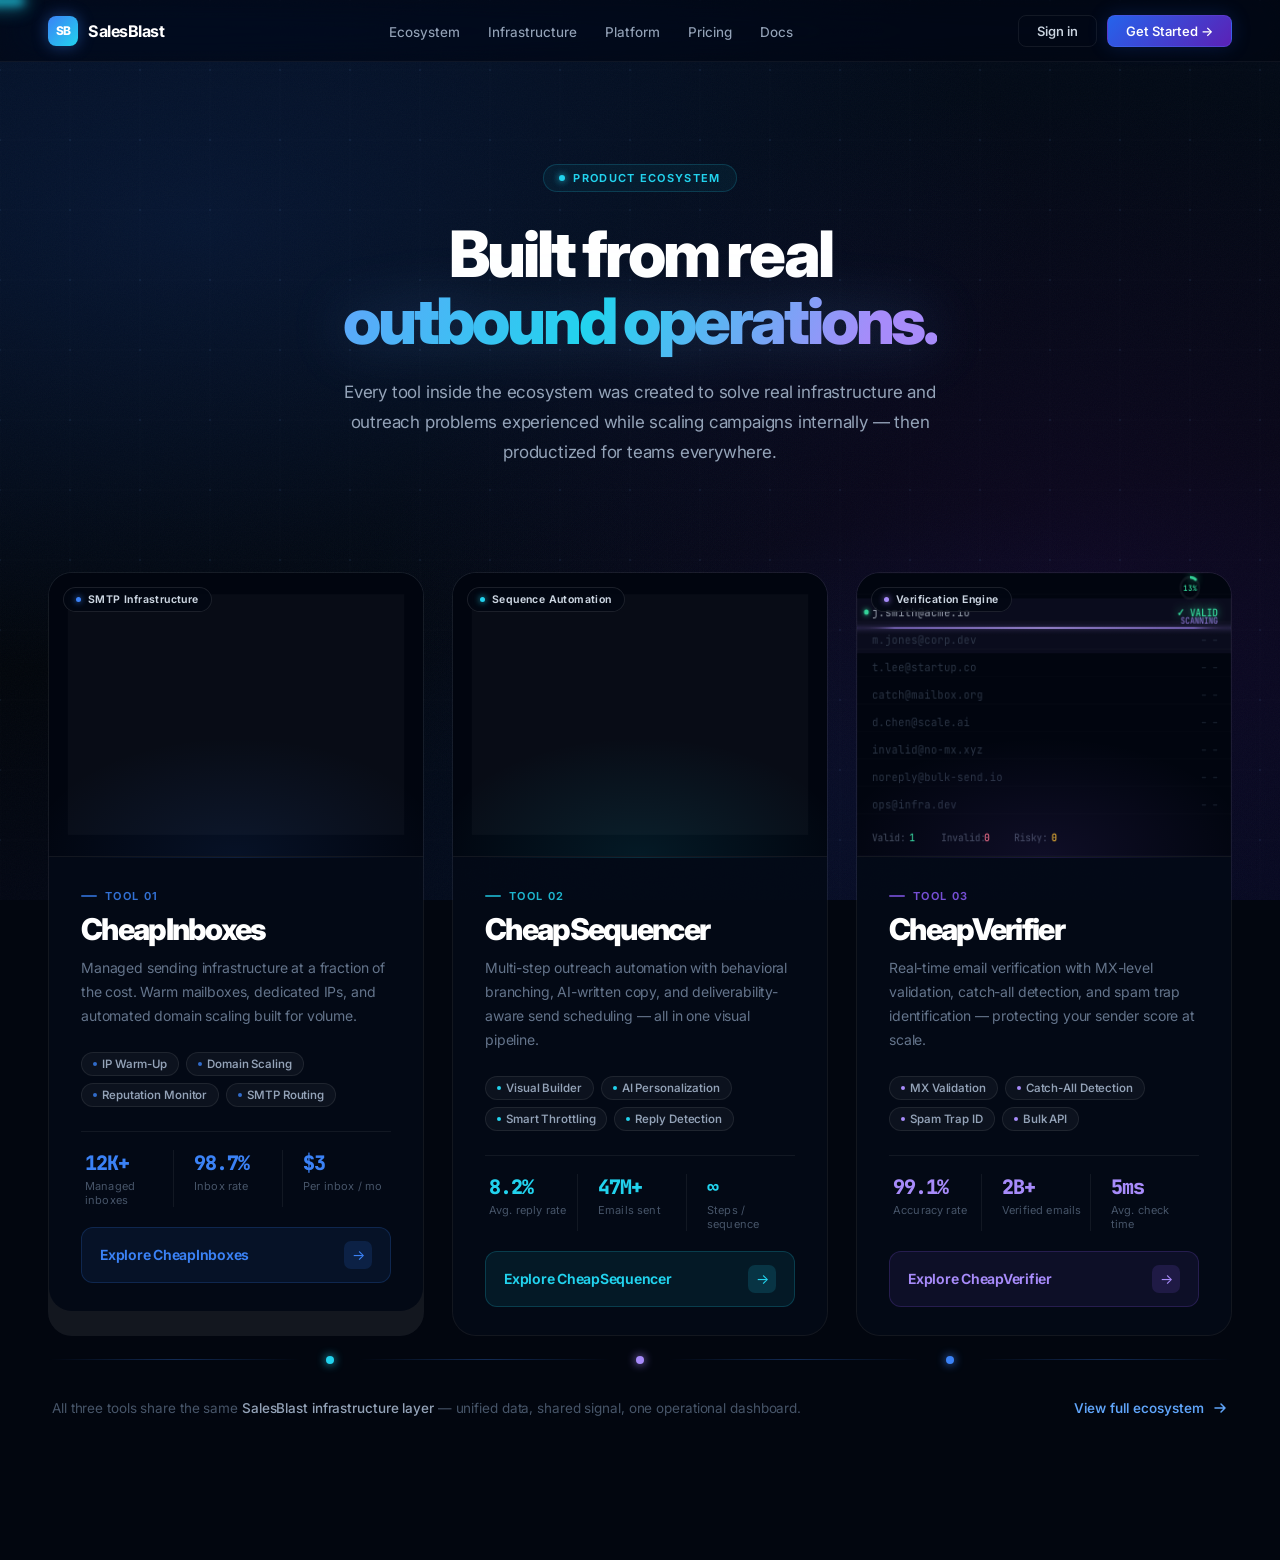
<file: ecosystem.html>
<!DOCTYPE html>
<html lang="en">
<head>
<meta charset="UTF-8" />
<meta name="viewport" content="width=device-width, initial-scale=1.0" />
<title>SalesBlast — Ecosystem Tools</title>
<link rel="preconnect" href="https://fonts.googleapis.com" />
<link href="https://fonts.googleapis.com/css2?family=Inter:opsz,wght@14..32,300;14..32,400;14..32,500;14..32,600;14..32,700;14..32,800;14..32,900&family=JetBrains+Mono:wght@400;500;600&display=swap" rel="stylesheet" />
<style>

/* ── RESET ── */
*, *::before, *::after { box-sizing: border-box; margin: 0; padding: 0; }

:root {
  --bg:       #02060f;
  --bg1:      #030c1a;
  --bg2:      #040f22;
  --bg3:      #071830;
  --blue-500: #2563eb;
  --blue-400: #3b82f6;
  --blue-300: #60a5fa;
  --blue-200: #93c5fd;
  --cyan-500: #06b6d4;
  --cyan-400: #22d3ee;
  --cyan-300: #67e8f9;
  --vio-600:  #7c3aed;
  --vio-500:  #8b5cf6;
  --vio-400:  #a78bfa;
  --vio-300:  #c4b5fd;
  --grn-400:  #34d399;
  --grn-300:  #6ee7b7;
  --amb-400:  #fbbf24;
  --rose-400: #fb7185;
  --sl-600:   #475569;
  --sl-500:   #64748b;
  --sl-400:   #94a3b8;
  --sl-300:   #cbd5e1;
  --sl-200:   #e2e8f0;
  --white:    #ffffff;
  --gbd:      rgba(255,255,255,0.072);
  --gbd2:     rgba(255,255,255,0.13);
  --gbg:      rgba(255,255,255,0.026);
}

html { scroll-behavior: smooth; }
body {
  font-family: 'Inter', system-ui, sans-serif;
  background: var(--bg);
  color: var(--white);
  -webkit-font-smoothing: antialiased;
  overflow-x: hidden;
}
::-webkit-scrollbar { width: 3px; }
::-webkit-scrollbar-track { background: var(--bg); }
::-webkit-scrollbar-thumb { background: #1a3050; border-radius: 2px; }

/* ── NAV ── */
.navbar {
  position: fixed; top: 0; left: 0; right: 0; z-index: 200;
  height: 62px; display: flex; align-items: center; justify-content: space-between;
  padding: 0 48px;
  background: rgba(2,6,15,0.62);
  backdrop-filter: blur(22px) saturate(160%);
  border-bottom: 1px solid rgba(255,255,255,0.05);
}
.nav-brand { display:flex; align-items:center; gap:10px; font-size:16px; font-weight:720; letter-spacing:-0.5px; color:var(--white); text-decoration:none; }
.brand-mark { width:30px; height:30px; border-radius:8px; background:linear-gradient(135deg,var(--blue-400),var(--cyan-400)); display:flex; align-items:center; justify-content:center; font-size:12px; font-weight:800; box-shadow:0 0 16px rgba(59,130,246,0.45); }
.nav-links { display:flex; gap:28px; list-style:none; }
.nav-links a { font-size:13.5px; font-weight:450; color:var(--sl-400); text-decoration:none; transition:color 0.2s; }
.nav-links a:hover { color:var(--white); }
.nav-right { display:flex; gap:10px; align-items:center; }
.nbtn { padding:7px 18px; border-radius:8px; font-size:13px; font-weight:550; text-decoration:none; transition:all 0.2s; cursor:pointer; }
.nbtn.g { color:var(--sl-300); border:1px solid var(--gbd); background:transparent; }
.nbtn.g:hover { background:var(--gbg); color:var(--white); }
.nbtn.s { color:white; background:linear-gradient(135deg,var(--blue-500),#5b21b6); border:1px solid rgba(99,102,241,0.3); box-shadow:0 0 20px rgba(37,99,235,0.2); }
.nbtn.s:hover { box-shadow:0 0 32px rgba(37,99,235,0.38); transform:translateY(-1px); }

/* ── PAGE BG ── */
.page-bg {
  position: fixed; inset: 0; z-index: 0; pointer-events: none;
  background:
    radial-gradient(ellipse 65% 50% at 15% 25%,  rgba(13,40,90,0.4),  transparent),
    radial-gradient(ellipse 55% 55% at 85% 65%,  rgba(55,15,110,0.22), transparent),
    radial-gradient(ellipse 45% 40% at 55% 90%,  rgba(4,45,90,0.18),   transparent),
    linear-gradient(170deg, #030d1e 0%, #02060c 60%, #04091c 100%);
}
.page-noise {
  position: fixed; inset: 0; z-index: 1; pointer-events: none; opacity: 0.03;
  background-image: url("data:image/svg+xml,%3Csvg xmlns='http://www.w3.org/2000/svg' width='256' height='256'%3E%3Cfilter id='n'%3E%3CfeTurbulence type='fractalNoise' baseFrequency='0.78' numOctaves='4' stitchTiles='stitch'/%3E%3C/filter%3E%3Crect width='256' height='256' filter='url(%23n)'/%3E%3C/svg%3E");
  background-size: 256px;
}
#grid-canvas { position: fixed; inset: 0; z-index: 2; pointer-events: none; }

/* ════════════════════════════════════════
   SECTION WRAPPER
════════════════════════════════════════ */
.eco-section {
  position: relative; z-index: 10;
  padding: 164px 48px 144px;
  min-height: 100vh;
}

/* ── SECTION HEADER ── */
.eco-header {
  text-align: center; max-width: 800px; margin: 0 auto 104px;
}
.eco-eyebrow {
  display: inline-flex; align-items: center; gap: 8px;
  padding: 6px 15px; border-radius: 100px; margin-bottom: 28px;
  background: rgba(34,211,238,0.055); border: 1px solid rgba(34,211,238,0.18);
  opacity: 0; animation: up 0.65s 0.1s ease forwards;
}
.eco-pip {
  width: 6px; height: 6px; border-radius: 50%;
  background: var(--cyan-400); box-shadow: 0 0 7px var(--cyan-400);
  animation: pip 2s ease infinite;
}
@keyframes pip { 0%,100%{transform:scale(1)} 50%{transform:scale(1.5)} }
.eco-eyebrow-text { font-size: 11px; font-weight: 650; color: var(--cyan-400); text-transform: uppercase; letter-spacing: 1.3px; }

.eco-headline {
  font-size: clamp(40px, 5vw, 68px); font-weight: 840;
  letter-spacing: -3.2px; line-height: 1.05; color: var(--white);
  margin-bottom: 24px;
  opacity: 0; animation: up 0.7s 0.22s ease forwards;
}
.eco-headline .grad {
  background: linear-gradient(115deg, var(--blue-300) 0%, var(--cyan-400) 42%, var(--vio-400) 88%);
  -webkit-background-clip: text; -webkit-text-fill-color: transparent; background-clip: text;
  filter: drop-shadow(0 0 28px rgba(96,165,250,0.22));
}
.eco-sub {
  font-size: clamp(14.5px, 1.4vw, 17px); color: var(--sl-400); line-height: 1.76;
  max-width: 600px; margin: 0 auto; letter-spacing: -0.2px;
  opacity: 0; animation: up 0.7s 0.34s ease forwards;
}

@keyframes up { from{opacity:0;transform:translateY(20px)} to{opacity:1;transform:none} }

/* ════════════════════════════════════════
   CARDS GRID
════════════════════════════════════════ */
.cards-grid {
  display: grid;
  grid-template-columns: repeat(3, 1fr);
  gap: 28px;
  max-width: 1280px;
  margin: 0 auto;
}

/* ── CARD BORDER SHELL (rotating gradient border) ── */
.card-shell {
  position: relative; border-radius: 24px;
  padding: 1px;
  background: var(--gbd);
  transition: background 0.4s;
  opacity: 0; transform: translateY(32px);
  transition: opacity 0.75s ease, transform 0.75s ease, background 0.4s ease;
}
.card-shell.vis { opacity: 1; transform: none; }
.card-shell:nth-child(1) { transition-delay: 0s; }
.card-shell:nth-child(2) { transition-delay: 0.14s; }
.card-shell:nth-child(3) { transition-delay: 0.26s; }

/* spinning border overlay */
.card-shell::before {
  content: '';
  position: absolute; top: 50%; left: 50%;
  transform: translate(-50%, -50%) rotate(0deg);
  width: 160%; height: 160%;
  border-radius: 50%;
  background: conic-gradient(
    from 0deg,
    transparent 20%,
    var(--accent, #3b82f6) 35%,
    var(--accent2, #22d3ee) 50%,
    transparent 65%
  );
  animation: borderSpin 5s linear infinite paused;
  z-index: -1;
  opacity: 0;
  transition: opacity 0.4s;
}
.card-shell:hover::before {
  animation-play-state: running;
  opacity: 1;
}
@keyframes borderSpin { to { transform: translate(-50%,-50%) rotate(360deg); } }

.card-shell-1 { --accent: #3b82f6; --accent2: #22d3ee; }
.card-shell-2 { --accent: #22d3ee; --accent2: #a78bfa; }
.card-shell-3 { --accent: #a78bfa; --accent2: #3b82f6; }

/* ── ECO CARD ── */
.eco-card {
  background: rgba(3,9,22,0.94);
  border-radius: 23px;
  overflow: hidden;
  position: relative;
  transform-style: preserve-3d;
  will-change: transform;
  transition: box-shadow 0.45s ease;
}
.eco-card:hover {
  box-shadow:
    0 0 0 1px rgba(255,255,255,0.1),
    0 48px 120px rgba(0,0,0,0.75),
    0 0 100px var(--card-glow, rgba(37,99,235,0.18));
}

.card-1 { --card-glow: rgba(37,99,235,0.2);   --accent-rgb: 59,130,246;  --accent-hex: #3b82f6; }
.card-2 { --card-glow: rgba(34,211,238,0.18);  --accent-rgb: 34,211,238; --accent-hex: #22d3ee; }
.card-3 { --card-glow: rgba(139,92,246,0.18);  --accent-rgb: 139,92,246; --accent-hex: #a78bfa; }

/* light sweep that appears on hover */
.card-sweep {
  position: absolute; inset: 0; z-index: 25; pointer-events: none; border-radius: 21px;
  background: linear-gradient(108deg,
    transparent 30%,
    rgba(255,255,255,0.032) 46%,
    rgba(255,255,255,0.048) 50%,
    rgba(255,255,255,0.032) 54%,
    transparent 70%
  );
  transform: translateX(-120%);
  transition: transform 0s;
}
.eco-card:hover .card-sweep {
  transform: translateX(120%);
  transition: transform 0.6s cubic-bezier(0.4,0,0.2,1);
}

/* ── PREVIEW ZONE ── */
.card-preview {
  position: relative; height: 284px; overflow: hidden;
  background: rgba(2,6,16,0.99);
  border-bottom: 1px solid rgba(255,255,255,0.07);
}
.card-preview canvas {
  display: block; width: 100%; height: 100%;
}

/* preview accent glow */
.card-preview::after {
  content: ''; position: absolute; inset: 0; pointer-events: none;
  background: radial-gradient(ellipse 80% 60% at 50% 100%,
    rgba(var(--accent-rgb), 0.1), transparent 70%);
}

/* product badge inside preview */
.preview-badge {
  position: absolute; top: 14px; left: 14px; z-index: 10;
  display: flex; align-items: center; gap: 7px;
  padding: 5px 12px; border-radius: 100px;
  background: rgba(2,7,18,0.75); backdrop-filter: blur(12px);
  border: 1px solid rgba(255,255,255,0.1);
  font-size: 10.5px; font-weight: 650; color: var(--sl-300);
  letter-spacing: 0.4px;
}
.badge-dot {
  width: 5px; height: 5px; border-radius: 50%;
  animation: pip 2s ease infinite;
}

/* ── CARD CONTENT ── */
.card-content {
  padding: 32px 32px 28px;
  position: relative;
}
.card-content::before {
  content: ''; position: absolute; top: 0; left: 28px; right: 28px; height: 1px;
  background: linear-gradient(90deg, transparent, rgba(var(--accent-rgb), 0.3), transparent);
  opacity: 0.6;
}

.product-label {
  display: flex; align-items: center; gap: 8px;
  font-size: 11px; font-weight: 650; text-transform: uppercase; letter-spacing: 1.4px;
  color: rgba(var(--accent-rgb), 0.85); margin-bottom: 10px;
}
.product-label::before {
  content: ''; width: 16px; height: 1.5px; border-radius: 1px;
  background: rgba(var(--accent-rgb), 0.7);
}

.product-name {
  font-size: clamp(24px, 2.4vw, 30px); font-weight: 840;
  letter-spacing: -1.7px; color: var(--white); margin-bottom: 11px; line-height: 1.08;
}
.product-tagline {
  font-size: 14px; color: var(--sl-500); line-height: 1.7; margin-bottom: 24px;
  letter-spacing: -0.15px;
}

/* feature chips */
.feature-chips { display: flex; flex-wrap: wrap; gap: 7px; margin-bottom: 24px; }
.chip {
  display: inline-flex; align-items: center; gap: 5px;
  padding: 4px 11px; border-radius: 100px;
  font-size: 11.5px; font-weight: 550; color: var(--sl-400);
  background: rgba(255,255,255,0.04); border: 1px solid rgba(255,255,255,0.08);
  letter-spacing: -0.1px; transition: all 0.2s;
}
.chip:hover { background: rgba(var(--accent-rgb), 0.1); border-color: rgba(var(--accent-rgb), 0.25); color: var(--sl-200); }
.chip-dot { width: 4px; height: 4px; border-radius: 50%; background: rgba(var(--accent-rgb), 0.8); }

/* stats bar */
.stats-row {
  display: flex; gap: 0;
  border-top: 1px solid rgba(255,255,255,0.06);
  padding-top: 18px; margin-bottom: 20px;
}
.stat-item { flex: 1; padding: 0 4px; }
.stat-item + .stat-item { border-left: 1px solid rgba(255,255,255,0.06); padding-left: 16px; }
.stat-val {
  font-size: 20px; font-weight: 820; letter-spacing: -0.9px;
  color: rgba(var(--accent-rgb), 1); margin-bottom: 3px;
  font-family: 'JetBrains Mono', monospace;
}
.stat-key { font-size: 11px; color: var(--sl-600); letter-spacing: 0.15px; }

/* CTA */
.card-cta {
  display: flex; align-items: center; justify-content: space-between;
  padding: 13px 18px; border-radius: 12px;
  background: rgba(var(--accent-rgb), 0.08);
  border: 1px solid rgba(var(--accent-rgb), 0.2);
  cursor: pointer; text-decoration: none;
  transition: all 0.28s cubic-bezier(0.23,1,0.32,1);
}
.card-cta:hover {
  background: rgba(var(--accent-rgb), 0.14);
  border-color: rgba(var(--accent-rgb), 0.35);
  transform: translateY(-2px);
  box-shadow: 0 8px 28px rgba(var(--accent-rgb), 0.12);
}
.cta-text { font-size: 14px; font-weight: 650; color: rgba(var(--accent-rgb), 1); letter-spacing: -0.25px; }
.cta-arrow {
  width: 28px; height: 28px; border-radius: 7px;
  background: rgba(var(--accent-rgb), 0.15);
  display: flex; align-items: center; justify-content: center;
  font-size: 14px; color: rgba(var(--accent-rgb), 1);
  transition: transform 0.25s;
}
.card-cta:hover .cta-arrow { transform: translateX(3px); }

/* ── BOTTOM CONNECTOR LINES ── */
.connector-line {
  position: relative; z-index: 10;
  max-width: 1260px; margin: 0 auto;
  height: 48px; display: flex; align-items: center;
  gap: 24px;
}
.conn-segment {
  flex: 1; height: 1px;
  background: linear-gradient(90deg, transparent, rgba(59,130,246,0.3), transparent);
}
.conn-node {
  width: 8px; height: 8px; border-radius: 50%; flex-shrink: 0;
  background: var(--blue-400); box-shadow: 0 0 10px var(--blue-400);
  animation: pip 2.5s ease infinite;
}
.conn-node:nth-child(2) { background: var(--cyan-400); box-shadow: 0 0 10px var(--cyan-400); animation-delay: 0.4s; }
.conn-node:nth-child(4) { background: var(--vio-400); box-shadow: 0 0 10px var(--vio-400); animation-delay: 0.8s; }

/* ── BOTTOM STRIP ── */
.eco-bottom {
  max-width: 1260px; margin: 16px auto 0;
  display: flex; align-items: center; justify-content: space-between; gap: 32px;
  padding: 0 4px;
}
.eco-bottom-text {
  font-size: 13.5px; color: var(--sl-600); letter-spacing: -0.1px;
}
.eco-bottom-text strong { color: var(--sl-400); font-weight: 500; }
.eco-bottom-link {
  display: inline-flex; align-items: center; gap: 8px;
  font-size: 13.5px; font-weight: 550; color: var(--blue-300);
  text-decoration: none; transition: gap 0.2s;
}
.eco-bottom-link:hover { gap: 12px; }

/* ── RESPONSIVE ── */
@media (max-width: 1080px) {
  .cards-grid { grid-template-columns: 1fr 1fr; }
}
@media (max-width: 720px) {
  .navbar { padding: 0 24px; }
  .nav-links { display: none; }
  .eco-section { padding: 110px 24px 80px; }
  .cards-grid { grid-template-columns: 1fr; }
  .eco-bottom { flex-direction: column; align-items: flex-start; }
}

</style>
<link rel="stylesheet" href="sb-animations.css">
</head>
<body>

<div class="page-bg"></div>
<div class="page-noise"></div>
<canvas id="grid-canvas"></canvas>

<!-- NAV -->
<nav class="navbar">
  <a class="nav-brand" href="#">
    <div class="brand-mark">SB</div>
    SalesBlast
  </a>
  <ul class="nav-links">
    <li><a href="#">Ecosystem</a></li>
    <li><a href="#">Infrastructure</a></li>
    <li><a href="#">Platform</a></li>
    <li><a href="#">Pricing</a></li>
    <li><a href="#">Docs</a></li>
  </ul>
  <div class="nav-right">
    <a href="#" class="nbtn g">Sign in</a>
    <a href="#" class="nbtn s">Get Started →</a>
  </div>
</nav>

<!-- ════ ECOSYSTEM SECTION ════ -->
<section class="eco-section">

  <!-- HEADER -->
  <header class="eco-header">
    <div class="eco-eyebrow">
      <div class="eco-pip"></div>
      <span class="eco-eyebrow-text">Product Ecosystem</span>
    </div>
    <h2 class="eco-headline">
      Built from real<br>
      <span class="grad">outbound operations.</span>
    </h2>
    <p class="eco-sub">
      Every tool inside the ecosystem was created to solve real infrastructure and outreach problems experienced while scaling campaigns internally — then productized for teams everywhere.
    </p>
  </header>

  <!-- CARDS -->
  <div class="cards-grid" id="cardsGrid">

    <!-- ── CARD 1: CheapInboxes ── -->
    <div class="card-shell card-shell-1">
      <div class="eco-card card-1" id="card1">
        <div class="card-sweep"></div>

        <!-- PREVIEW -->
        <div class="card-preview">
          <canvas id="canvas-inboxes"></canvas>
          <div class="preview-badge">
            <div class="badge-dot" style="background:var(--blue-400);box-shadow:0 0 6px var(--blue-400)"></div>
            SMTP Infrastructure
          </div>
        </div>

        <!-- CONTENT -->
        <div class="card-content" style="--accent-rgb:59,130,246">
          <div class="product-label">Tool 01</div>
          <div class="product-name">CheapInboxes</div>
          <p class="product-tagline">Managed sending infrastructure at a fraction of the cost. Warm mailboxes, dedicated IPs, and automated domain scaling built for volume.</p>
          <div class="feature-chips">
            <span class="chip"><span class="chip-dot"></span>IP Warm-Up</span>
            <span class="chip"><span class="chip-dot"></span>Domain Scaling</span>
            <span class="chip"><span class="chip-dot"></span>Reputation Monitor</span>
            <span class="chip"><span class="chip-dot"></span>SMTP Routing</span>
          </div>
          <div class="stats-row">
            <div class="stat-item">
              <div class="stat-val">12K+</div>
              <div class="stat-key">Managed inboxes</div>
            </div>
            <div class="stat-item" style="padding-left:20px;">
              <div class="stat-val">98.7%</div>
              <div class="stat-key">Inbox rate</div>
            </div>
            <div class="stat-item" style="padding-left:20px;">
              <div class="stat-val">$3</div>
              <div class="stat-key">Per inbox / mo</div>
            </div>
          </div>
          <a href="#" class="card-cta">
            <span class="cta-text">Explore CheapInboxes</span>
            <span class="cta-arrow">→</span>
          </a>
        </div>
      </div>
    </div>

    <!-- ── CARD 2: CheapSequencer ── -->
    <div class="card-shell card-shell-2">
      <div class="eco-card card-2" id="card2">
        <div class="card-sweep"></div>

        <div class="card-preview">
          <canvas id="canvas-sequencer"></canvas>
          <div class="preview-badge">
            <div class="badge-dot" style="background:var(--cyan-400);box-shadow:0 0 6px var(--cyan-400)"></div>
            Sequence Automation
          </div>
        </div>

        <div class="card-content" style="--accent-rgb:34,211,238">
          <div class="product-label">Tool 02</div>
          <div class="product-name">CheapSequencer</div>
          <p class="product-tagline">Multi-step outreach automation with behavioral branching, AI-written copy, and deliverability-aware send scheduling — all in one visual pipeline.</p>
          <div class="feature-chips">
            <span class="chip"><span class="chip-dot" style="background:var(--cyan-400)"></span>Visual Builder</span>
            <span class="chip"><span class="chip-dot" style="background:var(--cyan-400)"></span>AI Personalization</span>
            <span class="chip"><span class="chip-dot" style="background:var(--cyan-400)"></span>Smart Throttling</span>
            <span class="chip"><span class="chip-dot" style="background:var(--cyan-400)"></span>Reply Detection</span>
          </div>
          <div class="stats-row" style="--accent-rgb:34,211,238">
            <div class="stat-item">
              <div class="stat-val" style="color:var(--cyan-400)">8.2%</div>
              <div class="stat-key">Avg. reply rate</div>
            </div>
            <div class="stat-item" style="padding-left:20px;">
              <div class="stat-val" style="color:var(--cyan-400)">47M+</div>
              <div class="stat-key">Emails sent</div>
            </div>
            <div class="stat-item" style="padding-left:20px;">
              <div class="stat-val" style="color:var(--cyan-400)">∞</div>
              <div class="stat-key">Steps / sequence</div>
            </div>
          </div>
          <a href="#" class="card-cta" style="--accent-rgb:34,211,238">
            <span class="cta-text" style="color:var(--cyan-400)">Explore CheapSequencer</span>
            <span class="cta-arrow" style="color:var(--cyan-400);background:rgba(34,211,238,0.15)">→</span>
          </a>
        </div>
      </div>
    </div>

    <!-- ── CARD 3: CheapVerifier ── -->
    <div class="card-shell card-shell-3">
      <div class="eco-card card-3" id="card3">
        <div class="card-sweep"></div>

        <div class="card-preview">
          <canvas id="canvas-verifier"></canvas>
          <div class="preview-badge">
            <div class="badge-dot" style="background:var(--vio-400);box-shadow:0 0 6px var(--vio-400)"></div>
            Verification Engine
          </div>
        </div>

        <div class="card-content" style="--accent-rgb:139,92,246">
          <div class="product-label">Tool 03</div>
          <div class="product-name">CheapVerifier</div>
          <p class="product-tagline">Real-time email verification with MX-level validation, catch-all detection, and spam trap identification — protecting your sender score at scale.</p>
          <div class="feature-chips">
            <span class="chip"><span class="chip-dot" style="background:var(--vio-400)"></span>MX Validation</span>
            <span class="chip"><span class="chip-dot" style="background:var(--vio-400)"></span>Catch-All Detection</span>
            <span class="chip"><span class="chip-dot" style="background:var(--vio-400)"></span>Spam Trap ID</span>
            <span class="chip"><span class="chip-dot" style="background:var(--vio-400)"></span>Bulk API</span>
          </div>
          <div class="stats-row" style="--accent-rgb:139,92,246">
            <div class="stat-item">
              <div class="stat-val" style="color:var(--vio-400)">99.1%</div>
              <div class="stat-key">Accuracy rate</div>
            </div>
            <div class="stat-item" style="padding-left:20px;">
              <div class="stat-val" style="color:var(--vio-400)">2B+</div>
              <div class="stat-key">Verified emails</div>
            </div>
            <div class="stat-item" style="padding-left:20px;">
              <div class="stat-val" style="color:var(--vio-400)">5ms</div>
              <div class="stat-key">Avg. check time</div>
            </div>
          </div>
          <a href="#" class="card-cta" style="--accent-rgb:139,92,246">
            <span class="cta-text" style="color:var(--vio-400)">Explore CheapVerifier</span>
            <span class="cta-arrow" style="color:var(--vio-400);background:rgba(139,92,246,0.15)">→</span>
          </a>
        </div>
      </div>
    </div>

  </div><!-- /cards-grid -->

  <!-- CONNECTOR -->
  <div class="connector-line">
    <div class="conn-segment"></div>
    <div class="conn-node"></div>
    <div class="conn-segment"></div>
    <div class="conn-node"></div>
    <div class="conn-segment"></div>
    <div class="conn-node"></div>
    <div class="conn-segment"></div>
  </div>

  <!-- BOTTOM ROW -->
  <div class="eco-bottom">
    <p class="eco-bottom-text">
      All three tools share the same <strong>SalesBlast infrastructure layer</strong> — unified data, shared signal, one operational dashboard.
    </p>
    <a href="#" class="eco-bottom-link">
      View full ecosystem
      <svg width="16" height="16" viewBox="0 0 16 16" fill="none"><path d="M3 8h10M9 4l4 4-4 4" stroke="currentColor" stroke-width="1.5" stroke-linecap="round" stroke-linejoin="round"/></svg>
    </a>
  </div>

</section>

<!-- ════════════════════════════════════════
     SCRIPTS
════════════════════════════════════════ -->
<script>
/* ─── GRID ─── */
(function() {
  const c = document.getElementById('grid-canvas');
  const x = c.getContext('2d');
  function draw() {
    c.width = window.innerWidth; c.height = window.innerHeight;
    const sz = 70;
    x.strokeStyle = 'rgba(255,255,255,0.02)'; x.lineWidth = 1;
    for (let i=0;i<c.width;i+=sz){x.beginPath();x.moveTo(i,0);x.lineTo(i,c.height);x.stroke();}
    for (let j=0;j<c.height;j+=sz){x.beginPath();x.moveTo(0,j);x.lineTo(c.width,j);x.stroke();}
    x.fillStyle='rgba(96,165,250,0.09)';
    for(let i=0;i<c.width;i+=sz) for(let j=0;j<c.height;j+=sz){x.beginPath();x.arc(i,j,1.1,0,Math.PI*2);x.fill();}
  }
  draw(); window.addEventListener('resize', draw);
})();


/* ─── 3D CARD TILT ─── */
(function() {
  const cards = ['card1','card2','card3'].map(id => document.getElementById(id));

  cards.forEach(card => {
    if (!card) return;
    let lx=0, ly=0, tx=0, ty=0, raf=null;

    function lerp(a,b,f){return a+(b-a)*f;}
    function animate(){
      lx = lerp(lx,tx,0.07); ly = lerp(ly,ty,0.07);
      card.style.transform = `perspective(1100px) rotateX(${lx}deg) rotateY(${ly}deg) translateZ(${(Math.abs(lx)+Math.abs(ly))*0.3}px)`;
      if(Math.abs(lx-tx)>0.01||Math.abs(ly-ty)>0.01) raf=requestAnimationFrame(animate);
      else { raf=null; }
    }
    card.addEventListener('mousemove', e => {
      const r = card.getBoundingClientRect();
      const x = (e.clientX-r.left)/r.width  - 0.5;
      const y = (e.clientY-r.top )/r.height - 0.5;
      tx = y * -9; ty = x * 11;
      if(!raf) raf=requestAnimationFrame(animate);
    });
    card.addEventListener('mouseleave', () => {
      tx=0; ty=0;
      if(!raf) raf=requestAnimationFrame(animate);
    });
  });
})();


/* ─── CANVAS: CHEAPINBOXES ─── */
(function() {
  const canvas = document.getElementById('canvas-inboxes');
  if(!canvas) return;
  const ctx = canvas.getContext('2d');
  const W = 400, H = 268;
  canvas.width = W; canvas.height = H;

  const COLS = 5, ROWS = 3;
  const CW = 62, CH = 54, GAP_X = 14, GAP_Y = 12;
  const START_X = (W - COLS*CW - (COLS-1)*GAP_X) / 2;
  const START_Y = 24;

  const DOMAINS = ['mail-01.io','send-a.dev','blast.co','infra-b.io','out-mx.com'];
  const STATUSES = ['active','active','active','warming','warming','idle'];

  const cells = Array.from({length:COLS*ROWS}, (_,i) => ({
    col: i%COLS, row: Math.floor(i/COLS),
    status: STATUSES[Math.floor(Math.random()*STATUSES.length)],
    activity: Math.random(),
    phase: Math.random()*Math.PI*2,
    sendCount: Math.floor(Math.random()*9000+1000),
    particles: [],
    lastParticle: 0,
  }));

  const STATUS_COLORS = {
    active:  { line:'#3b82f6', fill:'rgba(59,130,246,0.12)', glow:'rgba(59,130,246,0.4)' },
    warming: { line:'#22d3ee', fill:'rgba(34,211,238,0.08)', glow:'rgba(34,211,238,0.3)' },
    idle:    { line:'rgba(255,255,255,0.12)', fill:'rgba(255,255,255,0.03)', glow:'transparent' },
  };

  let t=0, lastStatusChange=0;

  function roundRect(ctx, x, y, w, h, r) {
    ctx.beginPath();
    ctx.roundRect(x,y,w,h,[r]);
  }

  function draw(ts) {
    ctx.clearRect(0,0,W,H);
    t += 0.016;

    // randomly flip a cell status
    if(ts - lastStatusChange > 1800) {
      const i = Math.floor(Math.random()*cells.length);
      const opts = ['active','active','warming','idle'];
      cells[i].status = opts[Math.floor(Math.random()*opts.length)];
      lastStatusChange = ts;
    }

    // column domain labels
    ctx.font = '500 9px JetBrains Mono, monospace';
    ctx.textAlign = 'center';
    for(let c=0;c<COLS;c++){
      const cx = START_X + c*(CW+GAP_X) + CW/2;
      ctx.fillStyle = 'rgba(148,163,184,0.4)';
      ctx.fillText(DOMAINS[c], cx, START_Y - 8);
    }

    // cells
    cells.forEach(cell => {
      const cx = START_X + cell.col*(CW+GAP_X);
      const cy = START_Y + cell.row*(CH+GAP_Y);
      const sc = STATUS_COLORS[cell.status];
      const pulse = 0.7 + 0.3*Math.sin(t*2 + cell.phase);

      // glow
      if(cell.status !== 'idle') {
        const grd = ctx.createRadialGradient(cx+CW/2,cy+CH/2,0, cx+CW/2,cy+CH/2, CW*0.8);
        grd.addColorStop(0, sc.glow.replace(')', `,${0.15*pulse})`).replace('rgba','rgba').replace('0.4','0.2').replace('0.3','0.18'));
        grd.addColorStop(1,'transparent');
        ctx.fillStyle = grd;
        ctx.fillRect(cx-10,cy-10,CW+20,CH+20);
      }

      // bg
      roundRect(ctx, cx, cy, CW, CH, 7);
      ctx.fillStyle = sc.fill;
      ctx.fill();

      // border
      roundRect(ctx, cx, cy, CW, CH, 7);
      ctx.strokeStyle = cell.status==='idle' ? sc.line : sc.line.replace(')',`,${0.5+0.5*pulse})`).replace('#3b82f6','rgba(59,130,246').replace('#22d3ee','rgba(34,211,238');
      ctx.strokeStyle = sc.line;
      ctx.lineWidth = cell.status==='idle' ? 0.5 : 1;
      if(cell.status==='active') ctx.strokeStyle = `rgba(59,130,246,${0.4+0.6*pulse})`;
      if(cell.status==='warming') ctx.strokeStyle = `rgba(34,211,238,${0.35+0.5*pulse})`;
      ctx.stroke();

      // inner mini bar
      const barY = cy+CH-12;
      const barW = CW-16; const barX = cx+8;
      ctx.fillStyle='rgba(255,255,255,0.06)';
      roundRect(ctx,barX,barY,barW,4,2); ctx.fill();
      const fill = cell.status==='active' ? 0.4+0.5*cell.activity : cell.status==='warming' ? 0.1+0.3*cell.activity : 0.05;
      const color = cell.status==='active' ? `rgba(59,130,246,0.85)` : `rgba(34,211,238,0.7)`;
      ctx.fillStyle = color;
      roundRect(ctx,barX,barY,barW*fill,4,2); ctx.fill();

      // status dot
      ctx.beginPath();
      const dotColor = cell.status==='active' ? '#3b82f6' : cell.status==='warming' ? '#22d3ee' : 'rgba(255,255,255,0.2)';
      ctx.arc(cx+CW-10, cy+10, 3, 0, Math.PI*2);
      ctx.fillStyle = dotColor;
      if(cell.status!=='idle') ctx.shadowColor=dotColor, ctx.shadowBlur=6;
      ctx.fill();
      ctx.shadowBlur=0;

      // send count (active cells)
      if(cell.status==='active') {
        ctx.font='600 8.5px JetBrains Mono,monospace';
        ctx.textAlign='center';
        ctx.fillStyle='rgba(96,165,250,0.65)';
        ctx.fillText((cell.sendCount/1000).toFixed(1)+'k', cx+CW/2, cy+CH/2+3);
      }

      // emit particles from active cells
      if(cell.status==='active' && ts - cell.lastParticle > 400+Math.random()*600) {
        cell.particles.push({ x: cx+CW/2 + (Math.random()-0.5)*CW*0.4, y: cy, vy: -(0.8+Math.random()*1.2), vx:(Math.random()-0.5)*0.4, life:1, size: 1.5+Math.random() });
        cell.lastParticle = ts;
      }
    });

    // particles
    cells.forEach(cell => {
      cell.particles = cell.particles.filter(p => p.life>0);
      cell.particles.forEach(p => {
        p.y += p.vy; p.x += p.vx; p.life -= 0.018;
        ctx.beginPath();
        ctx.arc(p.x, p.y, p.size*p.life, 0, Math.PI*2);
        ctx.fillStyle = `rgba(59,130,246,${p.life*0.8})`;
        ctx.shadowColor='#3b82f6'; ctx.shadowBlur=6;
        ctx.fill();
        ctx.shadowBlur=0;
      });
    });

    // bottom stat bar
    const statY = START_Y + ROWS*(CH+GAP_Y) + 10;
    ctx.font='500 10px Inter,sans-serif'; ctx.textAlign='left';
    const active = cells.filter(c=>c.status==='active').length;
    const warming = cells.filter(c=>c.status==='warming').length;
    ctx.fillStyle='rgba(148,163,184,0.4)';
    ctx.fillText(`Active: `, 16, statY+14);
    ctx.fillStyle='#3b82f6';
    ctx.fillText(active, 60, statY+14);
    ctx.fillStyle='rgba(148,163,184,0.4)';
    ctx.fillText(`  Warming: `, 78, statY+14);
    ctx.fillStyle='#22d3ee';
    ctx.fillText(warming, 152, statY+14);
    ctx.fillStyle='rgba(148,163,184,0.25)';
    ctx.fillText(`  Pool Health: 99%`, 168, statY+14);

    requestAnimationFrame(draw);
  }
  requestAnimationFrame(draw);
})();


/* ─── CANVAS: CHEAPSEQUENCER ─── */
(function() {
  const canvas = document.getElementById('canvas-sequencer');
  if(!canvas) return;
  const ctx = canvas.getContext('2d');
  const W=400, H=268;
  canvas.width=W; canvas.height=H;

  const STAGES = [
    { label:'IMPORT', icon:'⬇', color:'#3b82f6',  count: 2400, x:50 },
    { label:'ENRICH', icon:'✦',  color:'#22d3ee',  count: 2180, x:130 },
    { label:'FILTER', icon:'⬡',  color:'#a78bfa',  count: 1640, x:210 },
    { label:'SEQUENCE',icon:'⟳', color:'#34d399',  count: 1520, x:290 },
    { label:'DELIVER', icon:'↗',  color:'#fbbf24',  count: 847,  x:370 },
  ];
  const NODE_Y = 105;
  const NODE_R = 22;

  // particles
  const particles = [];
  const MAX_P = 30;
  let t=0, lastSpawn=0;

  // branch particles (rejected leads going down from FILTER)
  const branches = [];

  function spawnParticle(ts) {
    if(particles.length >= MAX_P) return;
    const fromIdx = Math.floor(Math.random()*(STAGES.length-1));
    particles.push({
      fromX: STAGES[fromIdx].x, toX: STAGES[fromIdx+1].x,
      y: NODE_Y, progress:0,
      speed: 0.006+Math.random()*0.008,
      color: STAGES[fromIdx].color,
      size: 2.5+Math.random()*1.5,
      trail:[],
    });
    lastSpawn=ts;
    // occasionally spawn a branch particle
    if(fromIdx===2 && Math.random()<0.35) {
      branches.push({x:STAGES[2].x, y:NODE_Y+NODE_R, vy:0.7+Math.random()*0.5, life:1, color:'rgba(148,163,184,0.4)'});
    }
  }

  function draw(ts) {
    ctx.clearRect(0,0,W,H);
    t+=0.015;

    // edge connections
    for(let i=0;i<STAGES.length-1;i++){
      const a=STAGES[i], b=STAGES[i+1];
      const grd=ctx.createLinearGradient(a.x,NODE_Y,b.x,NODE_Y);
      grd.addColorStop(0, a.color+'44'); grd.addColorStop(1, b.color+'44');
      ctx.beginPath(); ctx.moveTo(a.x+NODE_R,NODE_Y); ctx.lineTo(b.x-NODE_R,NODE_Y);
      ctx.strokeStyle=grd; ctx.lineWidth=1.5; ctx.setLineDash([4,5]); ctx.stroke();
      ctx.setLineDash([]);
    }

    // flow glow on lines
    for(let i=0;i<STAGES.length-1;i++){
      const a=STAGES[i], b=STAGES[i+1];
      const frac=(Math.sin(t*2+i*1.2)+1)*0.5;
      const px=a.x+NODE_R+(b.x-NODE_R-a.x-NODE_R)*frac;
      const grd=ctx.createRadialGradient(px,NODE_Y,0,px,NODE_Y,12);
      grd.addColorStop(0,`rgba(96,165,250,0.25)`); grd.addColorStop(1,'transparent');
      ctx.beginPath(); ctx.arc(px,NODE_Y,12,0,Math.PI*2); ctx.fillStyle=grd; ctx.fill();
    }

    // branch line (rejected path)
    ctx.beginPath();
    ctx.moveTo(STAGES[2].x, NODE_Y+NODE_R);
    ctx.lineTo(STAGES[2].x, NODE_Y+NODE_R+50);
    ctx.strokeStyle='rgba(255,255,255,0.07)'; ctx.lineWidth=1; ctx.setLineDash([3,4]);
    ctx.stroke(); ctx.setLineDash([]);
    ctx.font='500 9px Inter,sans-serif'; ctx.textAlign='center';
    ctx.fillStyle='rgba(148,163,184,0.3)';
    ctx.fillText('rejected', STAGES[2].x, NODE_Y+NODE_R+64);

    // branch particles
    for(let i=branches.length-1;i>=0;i--){
      const b=branches[i];
      b.y+=b.vy; b.life-=0.02;
      ctx.beginPath(); ctx.arc(b.x,b.y,2*b.life,0,Math.PI*2);
      ctx.fillStyle=`rgba(148,163,184,${0.3*b.life})`; ctx.fill();
      if(b.life<=0) branches.splice(i,1);
    }

    // nodes
    STAGES.forEach((s,i) => {
      const pulse=0.7+0.3*Math.sin(t*1.8+i*0.7);
      // outer ring
      ctx.beginPath(); ctx.arc(s.x,NODE_Y,NODE_R+8,0,Math.PI*2);
      const grd=ctx.createRadialGradient(s.x,NODE_Y,NODE_R,s.x,NODE_Y,NODE_R+14);
      grd.addColorStop(0,s.color.replace('#','rgba(').split('').join('')+'22' ); // fallback
      grd.addColorStop(0,`rgba(${hexToRgb(s.color)},${0.12*pulse})`);
      grd.addColorStop(1,'transparent');
      ctx.fillStyle=grd; ctx.fill();

      // circle body
      ctx.beginPath(); ctx.arc(s.x,NODE_Y,NODE_R,0,Math.PI*2);
      ctx.fillStyle=`rgba(${hexToRgb(s.color)},0.12)`; ctx.fill();
      ctx.strokeStyle=`rgba(${hexToRgb(s.color)},${0.5+0.5*pulse})`; ctx.lineWidth=1.5;
      ctx.stroke();

      // icon
      ctx.font=`bold ${NODE_R*0.75}px serif`; ctx.textAlign='center'; ctx.textBaseline='middle';
      ctx.fillStyle='white'; ctx.fillText(s.icon, s.x, NODE_Y+1);
      ctx.textBaseline='alphabetic';

      // label
      ctx.font='600 8.5px Inter,sans-serif'; ctx.textAlign='center';
      ctx.fillStyle=`rgba(${hexToRgb(s.color)},0.75)`;
      ctx.fillText(s.label, s.x, NODE_Y - NODE_R - 10);

      // count badge
      ctx.font='500 9px JetBrains Mono,monospace'; ctx.textAlign='center';
      ctx.fillStyle='rgba(148,163,184,0.5)';
      ctx.fillText((s.count/1000).toFixed(1)+'k', s.x, NODE_Y + NODE_R + 14);
    });

    // particles
    if(ts-lastSpawn>220) spawnParticle(ts);
    for(let i=particles.length-1;i>=0;i--){
      const p=particles[i];
      p.progress+=p.speed;
      if(p.progress>=1){particles.splice(i,1);continue;}
      const ease=p.progress<0.5?2*p.progress*p.progress:1-Math.pow(-2*p.progress+2,2)/2;
      const cx=p.fromX+NODE_R+(p.toX-NODE_R-p.fromX-NODE_R)*ease;
      p.trail.unshift({x:cx,y:p.y});
      if(p.trail.length>8) p.trail.pop();

      const [r,g,b]=hexToRgbArr(p.color);
      p.trail.forEach((pt,idx)=>{
        const a=(1-idx/p.trail.length)*0.65*(1-p.progress*0.5);
        ctx.beginPath(); ctx.arc(pt.x,pt.y,p.size*(1-idx/p.trail.length)*0.85,0,Math.PI*2);
        ctx.fillStyle=`rgba(${r},${g},${b},${a})`; ctx.fill();
      });
      ctx.beginPath(); ctx.arc(cx,p.y,p.size,0,Math.PI*2);
      ctx.fillStyle=`rgba(${r},${g},${b},1)`;
      ctx.shadowColor=p.color; ctx.shadowBlur=8; ctx.fill(); ctx.shadowBlur=0;
    }

    requestAnimationFrame(draw);
  }
  requestAnimationFrame(draw);
})();


/* ─── CANVAS: CHEAPVERIFIER ─── */
(function() {
  const canvas = document.getElementById('canvas-verifier');
  if(!canvas) return;
  const ctx = canvas.getContext('2d');
  const W=400, H=268;
  canvas.width=W; canvas.height=H;

  const EMAILS = [
    { addr:'j.smith@acme.io',      status:'valid',   color:'#34d399' },
    { addr:'m.jones@corp.dev',     status:'valid',   color:'#34d399' },
    { addr:'t.lee@startup.co',     status:'valid',   color:'#34d399' },
    { addr:'catch@mailbox.org',    status:'risky',   color:'#fbbf24' },
    { addr:'d.chen@scale.ai',      status:'valid',   color:'#34d399' },
    { addr:'invalid@no-mx.xyz',    status:'invalid', color:'#fb7185' },
    { addr:'noreply@bulk-send.io', status:'risky',   color:'#fbbf24' },
    { addr:'ops@infra.dev',        status:'valid',   color:'#34d399' },
  ];

  const ROW_H = 26;
  const ROW_START_Y = 24;
  const ROW_X = 16;
  let scanY = ROW_START_Y;
  let scanDir = 1;
  let revealed = new Array(EMAILS.length).fill(false);
  let scanCycle = 0;
  let t=0;
  let valid=0, invalid=0, risky=0;

  function drawScanLine(y) {
    // scan beam glow
    const grd = ctx.createLinearGradient(0,y-8,0,y+8);
    grd.addColorStop(0,'transparent');
    grd.addColorStop(0.5,'rgba(167,139,250,0.18)');
    grd.addColorStop(1,'transparent');
    ctx.fillStyle=grd;
    ctx.fillRect(0,y-8,W,16);

    // bright line
    const lgrd=ctx.createLinearGradient(0,0,W,0);
    lgrd.addColorStop(0,'transparent');
    lgrd.addColorStop(0.1,'rgba(167,139,250,0.7)');
    lgrd.addColorStop(0.5,'rgba(192,168,255,0.9)');
    lgrd.addColorStop(0.9,'rgba(167,139,250,0.7)');
    lgrd.addColorStop(1,'transparent');
    ctx.fillStyle=lgrd;
    ctx.fillRect(0,y-0.75,W,1.5);

    // scan label
    ctx.font='600 8.5px JetBrains Mono,monospace';
    ctx.textAlign='right';
    ctx.fillStyle='rgba(167,139,250,0.75)';
    ctx.fillText('SCANNING', W-14, y-4);
  }

  function draw() {
    ctx.clearRect(0,0,W,H);
    t+=0.025;

    // bg subtle grid lines
    ctx.strokeStyle='rgba(255,255,255,0.025)'; ctx.lineWidth=1;
    for(let y=ROW_START_Y-4; y<EMAILS.length*ROW_H+ROW_START_Y+10; y+=ROW_H){
      ctx.beginPath(); ctx.moveTo(0,y); ctx.lineTo(W,y); ctx.stroke();
    }

    // advance scan
    scanY += 0.5 * scanDir;
    const maxY = ROW_START_Y + EMAILS.length * ROW_H;
    if(scanY > maxY) {
      scanDir = -1;
      scanCycle++;
      if(scanCycle%3===0) {
        revealed.fill(false);
        valid=invalid=risky=0;
      }
    }
    if(scanY < ROW_START_Y) scanDir = 1;

    // check which rows the scan has passed
    EMAILS.forEach((email, i) => {
      const rowY = ROW_START_Y + i * ROW_H + ROW_H/2;
      if(scanDir===1 && scanY >= rowY && !revealed[i]) {
        revealed[i] = true;
        if(email.status==='valid') valid++;
        else if(email.status==='invalid') invalid++;
        else risky++;
      }
    });

    // draw email rows
    EMAILS.forEach((email, i) => {
      const rowY = ROW_START_Y + i * ROW_H;
      const cy = rowY + ROW_H/2;
      const isRevealed = revealed[i];
      const isScanLine = Math.abs(scanY - cy) < ROW_H*0.6;

      // row hover-like highlight for scan proximity
      if(isScanLine && scanDir===1) {
        ctx.fillStyle='rgba(167,139,250,0.06)';
        ctx.fillRect(0, rowY, W, ROW_H);
      }

      // addr text
      ctx.font='400 11px JetBrains Mono,monospace';
      ctx.textAlign='left';
      ctx.fillStyle = isRevealed ? 'rgba(203,213,225,0.75)' : 'rgba(71,85,105,0.6)';
      ctx.fillText(email.addr, ROW_X, cy+4);

      // status
      if(isRevealed) {
        const statusMap = { valid:'✓ VALID', invalid:'✗ INVALID', risky:'⚠ RISKY' };
        ctx.font='600 10px JetBrains Mono,monospace';
        ctx.textAlign='right';
        ctx.fillStyle=email.color;
        ctx.shadowColor=email.color; ctx.shadowBlur=8;
        ctx.fillText(statusMap[email.status], W-14, cy+4);
        ctx.shadowBlur=0;

        // status dot
        ctx.beginPath(); ctx.arc(ROW_X-6, cy, 2.5, 0, Math.PI*2);
        ctx.fillStyle=email.color; ctx.shadowColor=email.color; ctx.shadowBlur=5;
        ctx.fill(); ctx.shadowBlur=0;
      } else {
        // pending state
        ctx.font='500 10px JetBrains Mono,monospace';
        ctx.textAlign='right';
        ctx.fillStyle='rgba(71,85,105,0.4)';
        ctx.fillText('– –', W-14, cy+4);
      }
    });

    // scan line on top
    drawScanLine(scanY);

    // score ring (top-right corner — drawn over)
    const ringCX=W-44, ringCY=14, ringR=10;
    const pct = EMAILS.length > 0 ? valid/EMAILS.length : 0;
    ctx.beginPath(); ctx.arc(ringCX,ringCY,ringR,0,Math.PI*2);
    ctx.strokeStyle='rgba(255,255,255,0.06)'; ctx.lineWidth=2.5; ctx.stroke();
    if(pct>0){
      ctx.beginPath();
      ctx.arc(ringCX,ringCY,ringR,-Math.PI/2,-Math.PI/2+pct*Math.PI*2);
      ctx.strokeStyle='#34d399'; ctx.lineWidth=2.5;
      ctx.shadowColor='#34d399'; ctx.shadowBlur=8; ctx.stroke(); ctx.shadowBlur=0;
    }
    ctx.font='700 7.5px JetBrains Mono,monospace'; ctx.textAlign='center';
    ctx.fillStyle='#34d399';
    ctx.fillText(Math.round(pct*100)+'%', ringCX, ringCY+2.5);

    // bottom tally
    const tallyY = H - 14;
    ctx.font='500 10px JetBrains Mono,monospace'; ctx.textAlign='left';
    ctx.fillStyle='rgba(148,163,184,0.4)'; ctx.fillText('Valid:', ROW_X, tallyY);
    ctx.fillStyle='#34d399'; ctx.fillText(valid, ROW_X+40, tallyY);
    ctx.fillStyle='rgba(148,163,184,0.4)'; ctx.fillText('  Invalid:', ROW_X+62, tallyY);
    ctx.fillStyle='#fb7185'; ctx.fillText(invalid, ROW_X+120, tallyY);
    ctx.fillStyle='rgba(148,163,184,0.4)'; ctx.fillText('  Risky:', ROW_X+140, tallyY);
    ctx.fillStyle='#fbbf24'; ctx.fillText(risky, ROW_X+192, tallyY);

    // pulsing border effect on scan
    const alpha=0.06+0.04*Math.sin(t*3);
    ctx.strokeStyle=`rgba(167,139,250,${alpha})`; ctx.lineWidth=1;
    ctx.strokeRect(0.5,0.5,W-1,H-1);

    requestAnimationFrame(draw);
  }
  requestAnimationFrame(draw);
})();


/* ─── UTIL: hex to rgb ─── */
function hexToRgb(hex) {
  const r=parseInt(hex.slice(1,3),16);
  const g=parseInt(hex.slice(3,5),16);
  const b=parseInt(hex.slice(5,7),16);
  return `${r},${g},${b}`;
}
function hexToRgbArr(hex) {
  return [parseInt(hex.slice(1,3),16),parseInt(hex.slice(3,5),16),parseInt(hex.slice(5,7),16)];
}


/* ─── SCROLL REVEAL FOR CARDS ─── */
(function() {
  const shells = document.querySelectorAll('.card-shell');
  const io = new IntersectionObserver(entries => {
    entries.forEach(e => { if(e.isIntersecting){ e.target.classList.add('vis'); io.unobserve(e.target); } });
  }, { threshold: 0.15 });
  shells.forEach(s => io.observe(s));
})();


/* ─── CURSOR GLOW INSIDE PREVIEW ─── */
(function() {
  document.querySelectorAll('.card-preview').forEach(preview => {
    preview.addEventListener('mousemove', e => {
      const r = preview.getBoundingClientRect();
      const x = ((e.clientX-r.left)/r.width*100).toFixed(1);
      const y = ((e.clientY-r.top)/r.height*100).toFixed(1);
      preview.style.setProperty('--mx', x+'%');
      preview.style.setProperty('--my', y+'%');
    });
  });
})();

</script>
<script src="sb-animations.js" defer></script>
</body>
</html>
</file>
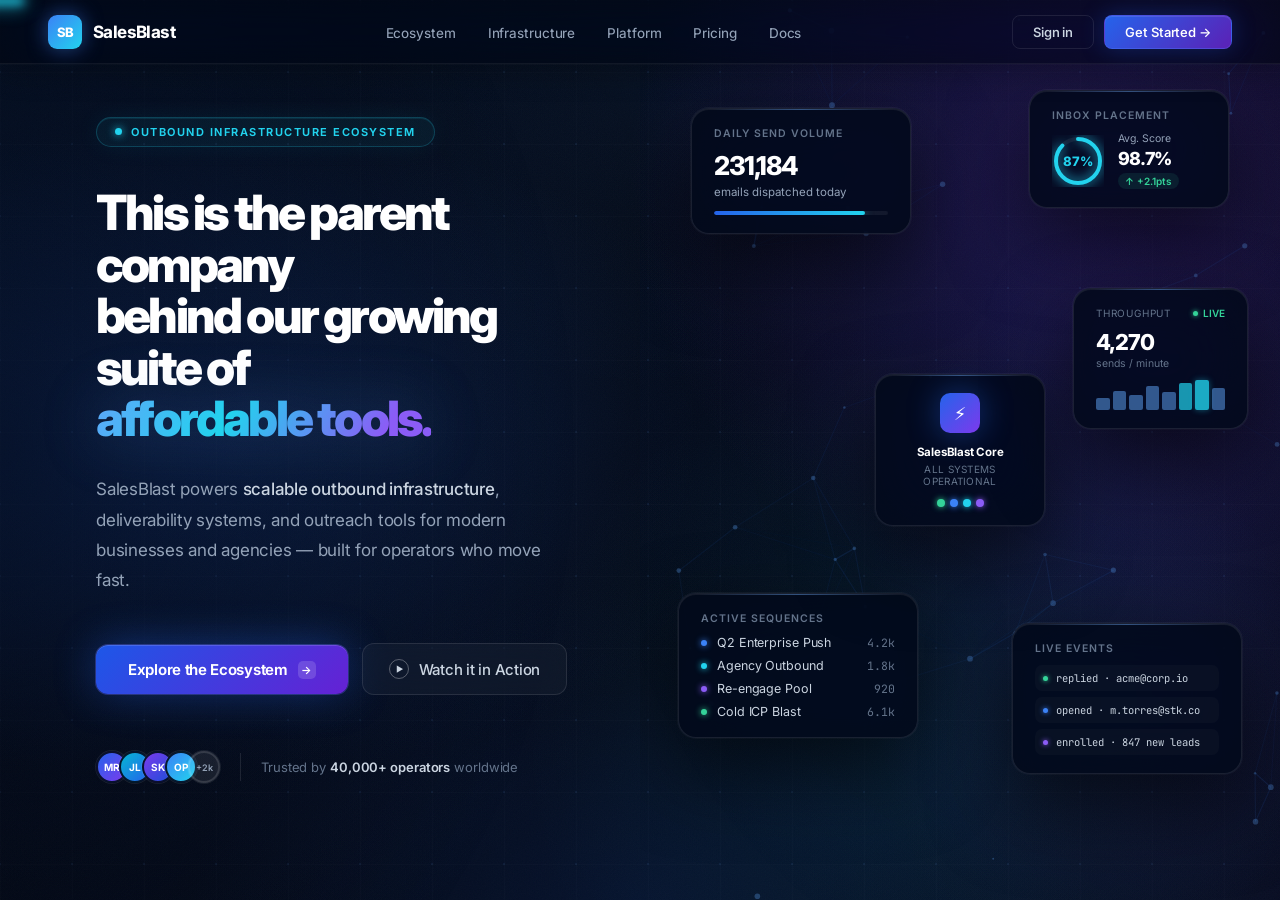
<file: hero.html>
<!DOCTYPE html>
<html lang="en">
<head>
<meta charset="UTF-8" />
<meta name="viewport" content="width=device-width, initial-scale=1.0" />
<title>SalesBlast — Outbound Infrastructure Ecosystem</title>
<link rel="preconnect" href="https://fonts.googleapis.com" />
<link href="https://fonts.googleapis.com/css2?family=Inter:ital,opsz,wght@0,14..32,300;0,14..32,400;0,14..32,500;0,14..32,600;0,14..32,700;0,14..32,800;0,14..32,900;1,14..32,400&family=JetBrains+Mono:wght@400;500;600&display=swap" rel="stylesheet" />
<style>

/* ── RESET & BASE ── */
*, *::before, *::after { box-sizing: border-box; margin: 0; padding: 0; }

:root {
  --bg-0:      #02060f;
  --bg-1:      #030c1a;
  --bg-2:      #051224;
  --navy:      #071830;
  --blue-600:  #1d4ed8;
  --blue-500:  #2563eb;
  --blue-400:  #3b82f6;
  --blue-300:  #60a5fa;
  --blue-200:  #93c5fd;
  --cyan-500:  #06b6d4;
  --cyan-400:  #22d3ee;
  --cyan-300:  #67e8f9;
  --violet-600:#7c3aed;
  --violet-500:#8b5cf6;
  --violet-400:#a78bfa;
  --green-400: #34d399;
  --green-300: #6ee7b7;
  --amber-400: #fbbf24;
  --slate-500: #64748b;
  --slate-400: #94a3b8;
  --slate-300: #cbd5e1;
  --slate-200: #e2e8f0;
  --white:     #ffffff;
  --glass-bg:  rgba(255,255,255,0.028);
  --glass-bd:  rgba(255,255,255,0.07);
  --glass-bd2: rgba(255,255,255,0.12);
}

html, body {
  width: 100%; height: 100%;
  font-family: 'Inter', system-ui, sans-serif;
  background: var(--bg-0);
  color: var(--white);
  overflow: hidden;
  -webkit-font-smoothing: antialiased;
  -moz-osx-font-smoothing: grayscale;
}

/* ── SCROLLBAR ── */
::-webkit-scrollbar { width: 3px; }
::-webkit-scrollbar-track { background: var(--bg-0); }
::-webkit-scrollbar-thumb { background: #1e3a5f; border-radius: 2px; }

/* ════════════════════════════════════════
   FIXED BACKGROUND LAYERS
════════════════════════════════════════ */
.bg-layer {
  position: fixed; inset: 0; z-index: 0; pointer-events: none;
}

/* deep radial gradient base */
.bg-base {
  background:
    radial-gradient(ellipse 80% 60% at 15% 50%, rgba(13,40,90,0.55) 0%, transparent 60%),
    radial-gradient(ellipse 60% 80% at 85% 20%, rgba(60,20,110,0.3) 0%, transparent 60%),
    radial-gradient(ellipse 50% 50% at 50% 100%, rgba(6,20,50,0.8) 0%, transparent 70%),
    linear-gradient(160deg, #030c1a 0%, #02060f 50%, #050c1c 100%);
}

/* noise film grain */
.bg-noise {
  background-image: url("data:image/svg+xml,%3Csvg xmlns='http://www.w3.org/2000/svg' width='300' height='300'%3E%3Cfilter id='n'%3E%3CfeTurbulence type='fractalNoise' baseFrequency='0.75' numOctaves='4' stitchTiles='stitch'/%3E%3C/filter%3E%3Crect width='300' height='300' filter='url(%23n)' opacity='1'/%3E%3C/svg%3E");
  opacity: 0.028;
  background-size: 300px 300px;
}

/* ambient light blooms */
.bg-bloom {
  background:
    radial-gradient(circle 600px at 8% 45%, rgba(37,99,235,0.12), transparent),
    radial-gradient(circle 500px at 88% 18%, rgba(124,58,237,0.1), transparent),
    radial-gradient(circle 400px at 72% 82%, rgba(34,211,238,0.08), transparent),
    radial-gradient(circle 300px at 50% 10%, rgba(59,130,246,0.06), transparent);
}

/* ── GRID CANVAS ── */
#grid-canvas {
  position: fixed; inset: 0; z-index: 1; pointer-events: none; opacity: 0.7;
}

/* ── MAIN NETWORK CANVAS ── */
#net-canvas {
  position: absolute; inset: 0; z-index: 2; pointer-events: none;
}

/* ════════════════════════════════════════
   HERO WRAPPER
════════════════════════════════════════ */
.hero {
  position: relative; z-index: 10;
  width: 100vw; height: 100vh;
  display: grid;
  grid-template-columns: 1fr 1fr;
  overflow: hidden;
}

/* ════════════════════════════════════════
   LEFT PANEL
════════════════════════════════════════ */
.hero-left {
  display: flex; flex-direction: column; justify-content: center;
  padding: 80px 64px 80px 96px;
  position: relative; z-index: 20;
}

/* subtle left-panel vignette */
.hero-left::before {
  content: '';
  position: absolute; inset: 0;
  background: radial-gradient(ellipse 90% 80% at 0% 50%, rgba(2,8,22,0.5), transparent);
  pointer-events: none; z-index: -1;
}

/* ── eyebrow badge ── */
.eyebrow {
  display: inline-flex; align-items: center; gap: 9px;
  padding: 7px 18px; border-radius: 100px;
  background: rgba(34,211,238,0.06);
  border: 1px solid rgba(34,211,238,0.22);
  width: fit-content; margin-bottom: 40px;
  opacity: 0; animation: fadeUp 0.7s 0.1s ease forwards;
  box-shadow: 0 0 24px rgba(34,211,238,0.07), inset 0 1px 0 rgba(34,211,238,0.1);
}
.eyebrow-pulse {
  position: relative; width: 7px; height: 7px;
}
.eyebrow-pulse-core {
  width: 7px; height: 7px; border-radius: 50%;
  background: var(--cyan-400);
  box-shadow: 0 0 8px var(--cyan-400);
  animation: corePulse 2s ease infinite;
}
.eyebrow-pulse-ring {
  position: absolute; inset: -4px; border-radius: 50%;
  border: 1px solid var(--cyan-400);
  animation: ringExpand 2s ease infinite; opacity: 0;
}
@keyframes corePulse { 0%,100%{transform:scale(1)} 50%{transform:scale(1.25)} }
@keyframes ringExpand { 0%{transform:scale(0.5);opacity:0.7} 100%{transform:scale(2.2);opacity:0} }

.eyebrow-text {
  font-size: 11px; font-weight: 650; color: var(--cyan-400);
  letter-spacing: 1.5px; text-transform: uppercase;
}

/* ── headline ── */
.headline-wrap {
  margin-bottom: 30px;
  opacity: 0; animation: fadeUp 0.75s 0.22s ease forwards;
}
.headline {
  font-size: clamp(34px, 3.8vw, 56px);
  font-weight: 840;
  letter-spacing: -2.8px;
  line-height: 1.06;
  color: var(--white);
}
.headline em {
  font-style: normal;
  background: linear-gradient(120deg, var(--blue-300) 0%, var(--cyan-400) 40%, var(--violet-400) 85%);
  -webkit-background-clip: text; -webkit-text-fill-color: transparent;
  background-clip: text;
  filter: drop-shadow(0 0 30px rgba(96,165,250,0.25));
}

/* ── subheadline ── */
.sub {
  font-size: clamp(15px, 1.4vw, 17px);
  color: var(--slate-400);
  line-height: 1.78;
  max-width: 460px;
  letter-spacing: -0.25px;
  font-weight: 400;
  margin-bottom: 48px;
  opacity: 0; animation: fadeUp 0.75s 0.34s ease forwards;
}
.sub strong { color: var(--slate-300); font-weight: 500; }

/* ── CTA group ── */
.cta-group {
  display: flex; align-items: center; gap: 14px; flex-wrap: wrap;
  margin-bottom: 56px;
  opacity: 0; animation: fadeUp 0.75s 0.46s ease forwards;
}

.btn-glow {
  position: relative; overflow: hidden;
  display: inline-flex; align-items: center; gap: 10px;
  padding: 15px 32px; border-radius: 12px; border: none;
  font-size: 15px; font-weight: 650; color: var(--white);
  letter-spacing: -0.3px; cursor: pointer; text-decoration: none;
  background: linear-gradient(135deg, #1d57e8 0%, #6521d4 100%);
  box-shadow:
    0 0 0 1px rgba(99,102,241,0.35),
    0 0 40px rgba(37,99,235,0.45),
    0 6px 24px rgba(0,0,0,0.45),
    inset 0 1px 0 rgba(255,255,255,0.15);
  transition: all 0.28s cubic-bezier(0.23,1,0.32,1);
}
.btn-glow::before {
  content: '';
  position: absolute; top: 0; left: -100%; width: 100%; height: 100%;
  background: linear-gradient(90deg, transparent, rgba(255,255,255,0.08), transparent);
  transition: left 0.5s ease;
}
.btn-glow:hover { transform: translateY(-2px) scale(1.01); box-shadow: 0 0 0 1px rgba(99,102,241,0.45), 0 0 64px rgba(37,99,235,0.6), 0 10px 40px rgba(0,0,0,0.55), inset 0 1px 0 rgba(255,255,255,0.18); }
.btn-glow:hover::before { left: 100%; }
.btn-arrow {
  width: 18px; height: 18px; border-radius: 5px;
  background: rgba(255,255,255,0.15);
  display: flex; align-items: center; justify-content: center;
  font-size: 11px; transition: transform 0.25s;
}
.btn-glow:hover .btn-arrow { transform: translateX(3px); }

.btn-outline {
  display: inline-flex; align-items: center; gap: 10px;
  padding: 15px 26px; border-radius: 12px;
  font-size: 15px; font-weight: 500; color: var(--slate-300);
  letter-spacing: -0.25px; cursor: pointer; text-decoration: none;
  background: rgba(255,255,255,0.035);
  border: 1px solid rgba(255,255,255,0.1);
  backdrop-filter: blur(16px);
  transition: all 0.28s cubic-bezier(0.23,1,0.32,1);
}
.btn-outline:hover {
  background: rgba(255,255,255,0.07);
  border-color: rgba(255,255,255,0.2);
  color: var(--white);
  transform: translateY(-1px);
  box-shadow: 0 8px 32px rgba(0,0,0,0.35);
}
.btn-play {
  width: 20px; height: 20px; border-radius: 50%;
  border: 1.5px solid rgba(255,255,255,0.3);
  display: flex; align-items: center; justify-content: center;
  font-size: 8px; padding-left: 1px;
}

/* ── social proof strip ── */
.proof-strip {
  display: flex; align-items: center; gap: 18px;
  opacity: 0; animation: fadeUp 0.75s 0.58s ease forwards;
}
.proof-avatars { display: flex; }
.proof-avatar {
  width: 32px; height: 32px; border-radius: 50%;
  border: 2px solid rgba(3,10,26,0.9);
  background: linear-gradient(135deg, var(--blue-500), var(--violet-600));
  margin-left: -9px; font-size: 10px; font-weight: 700;
  display: flex; align-items: center; justify-content: center;
  color: white; box-shadow: 0 0 0 1px rgba(255,255,255,0.08);
}
.proof-avatar:first-child { margin-left: 0; }
.proof-avatar:nth-child(2) { background: linear-gradient(135deg, var(--cyan-500), var(--blue-500)); }
.proof-avatar:nth-child(3) { background: linear-gradient(135deg, var(--violet-500), var(--blue-600)); }
.proof-avatar:nth-child(4) { background: linear-gradient(135deg, var(--blue-400), var(--cyan-400)); }
.proof-avatar.more {
  background: rgba(255,255,255,0.08);
  border-color: rgba(255,255,255,0.12);
  font-size: 9px; font-weight: 600; color: var(--slate-400);
}
.proof-divider { width: 1px; height: 28px; background: rgba(255,255,255,0.1); margin: 0 2px; }
.proof-text { font-size: 13px; color: var(--slate-500); letter-spacing: -0.1px; }
.proof-text strong { color: var(--slate-300); font-weight: 600; }

/* ── nav top-bar ── */
.navbar {
  position: fixed; top: 0; left: 0; right: 0; z-index: 100;
  height: 64px; display: flex; align-items: center; justify-content: space-between;
  padding: 0 48px;
  background: rgba(2,6,15,0.6);
  backdrop-filter: blur(24px) saturate(180%);
  border-bottom: 1px solid rgba(255,255,255,0.06);
  box-shadow: 0 1px 0 rgba(255,255,255,0.02), 0 4px 32px rgba(0,0,0,0.3);
}
.nav-brand {
  display: flex; align-items: center; gap: 11px;
  font-size: 17px; font-weight: 750; letter-spacing: -0.6px;
  color: var(--white); text-decoration: none;
}
.brand-mark {
  width: 34px; height: 34px; border-radius: 9px;
  background: linear-gradient(135deg, var(--blue-400), var(--cyan-400));
  display: flex; align-items: center; justify-content: center;
  font-size: 13px; font-weight: 800;
  box-shadow: 0 0 20px rgba(59,130,246,0.55), 0 2px 8px rgba(0,0,0,0.4);
}
.nav-links { display: flex; gap: 32px; list-style: none; }
.nav-links a {
  font-size: 13.5px; font-weight: 450; color: var(--slate-400);
  text-decoration: none; letter-spacing: -0.1px; transition: color 0.2s;
}
.nav-links a:hover { color: var(--white); }
.nav-right { display: flex; align-items: center; gap: 10px; }
.nav-btn {
  padding: 8px 20px; border-radius: 8px; font-size: 13px; font-weight: 550;
  text-decoration: none; cursor: pointer; letter-spacing: -0.1px;
  transition: all 0.2s;
}
.nav-btn.ghost {
  color: var(--slate-300); background: transparent;
  border: 1px solid rgba(255,255,255,0.09);
}
.nav-btn.ghost:hover { background: rgba(255,255,255,0.05); color: var(--white); }
.nav-btn.solid {
  color: white; background: linear-gradient(135deg, var(--blue-500), #5b21b6);
  border: 1px solid rgba(99,102,241,0.35);
  box-shadow: 0 0 24px rgba(37,99,235,0.28), inset 0 1px 0 rgba(255,255,255,0.1);
}
.nav-btn.solid:hover { box-shadow: 0 0 40px rgba(37,99,235,0.45); transform: translateY(-1px); }

/* ════════════════════════════════════════
   RIGHT PANEL — VISUALIZATION
════════════════════════════════════════ */
.hero-right {
  position: relative; overflow: hidden; z-index: 15;
}

/* right panel ambient */
.hero-right::before {
  content: '';
  position: absolute; inset: 0; z-index: 0;
  background:
    radial-gradient(ellipse 70% 70% at 60% 40%, rgba(37,99,235,0.1), transparent),
    radial-gradient(ellipse 50% 50% at 85% 70%, rgba(124,58,237,0.09), transparent);
  pointer-events: none;
}

/* ── FLOATING CARDS ── */
.float-card {
  position: absolute; z-index: 25;
  background: rgba(3,10,26,0.88);
  border: 1px solid rgba(255,255,255,0.09);
  border-radius: 18px;
  backdrop-filter: blur(32px) saturate(200%);
  box-shadow:
    0 32px 80px rgba(0,0,0,0.55),
    0 0 0 1px rgba(255,255,255,0.05),
    inset 0 1px 0 rgba(255,255,255,0.07);
  padding: 18px 22px;
  opacity: 0;
}
.float-card::before {
  content: ''; position: absolute; top: 0; left: 20px; right: 20px; height: 1px;
  background: linear-gradient(90deg, transparent, rgba(96,165,250,0.4), transparent);
  border-radius: 0 0 4px 4px;
}

/* CARD 1 — Send Volume */
.card-volume {
  top: 12%; left: 8%; width: 220px;
  animation: cardFloat1 0.8s 0.9s cubic-bezier(0.23,1,0.32,1) forwards, floatBob1 7s 1.7s ease-in-out infinite;
}
@keyframes cardFloat1 { from{opacity:0;transform:translateY(28px)} to{opacity:1;transform:translateY(0)} }
@keyframes floatBob1  { 0%,100%{transform:translateY(0)} 50%{transform:translateY(-8px)} }

.card-title { font-size: 10.5px; font-weight: 600; color: var(--slate-500); text-transform: uppercase; letter-spacing: 1px; margin-bottom: 10px; }
.vol-num { font-size: 26px; font-weight: 800; letter-spacing: -1.5px; color: var(--white); margin-bottom: 4px; }
.vol-sub { font-size: 11.5px; color: var(--slate-400); margin-bottom: 12px; }
.vol-bar-track { height: 4px; background: rgba(255,255,255,0.06); border-radius: 2px; overflow: hidden; }
.vol-bar-fill {
  height: 100%; width: 0; border-radius: 2px;
  background: linear-gradient(90deg, var(--blue-500), var(--cyan-400));
  animation: barFill 1.8s 1.2s cubic-bezier(0.23,1,0.32,1) forwards;
  box-shadow: 0 0 8px rgba(34,211,238,0.5);
}
@keyframes barFill { to { width: 87%; } }

/* CARD 2 — Inbox Score */
.card-inbox {
  top: 10%; right: 8%; width: 200px;
  animation: cardFloat2 0.8s 1.1s cubic-bezier(0.23,1,0.32,1) forwards, floatBob2 8s 1.9s ease-in-out infinite;
}
@keyframes cardFloat2 { from{opacity:0;transform:translateY(24px)} to{opacity:1;transform:translateY(0)} }
@keyframes floatBob2  { 0%,100%{transform:translateY(0)} 50%{transform:translateY(-11px)} }

.inbox-score-wrap { display: flex; align-items: center; gap: 14px; }
.score-ring { position: relative; width: 52px; height: 52px; flex-shrink: 0; }
.score-ring svg { position: absolute; inset: 0; transform: rotate(-90deg); }
.score-ring-track { fill: none; stroke: rgba(255,255,255,0.06); stroke-width: 4; }
.score-ring-fill {
  fill: none; stroke: var(--cyan-400); stroke-width: 4;
  stroke-linecap: round;
  stroke-dasharray: 138; stroke-dashoffset: 138;
  filter: drop-shadow(0 0 6px var(--cyan-400));
  animation: ringFill 2s 1.4s cubic-bezier(0.23,1,0.32,1) forwards;
}
@keyframes ringFill { to { stroke-dashoffset: 18; } }
.score-center {
  position: absolute; inset: 0;
  display: flex; align-items: center; justify-content: center;
  font-size: 13px; font-weight: 800; color: var(--cyan-400);
}
.score-info { flex: 1; }
.score-label { font-size: 10.5px; color: var(--slate-400); margin-bottom: 3px; }
.score-value { font-size: 18px; font-weight: 800; letter-spacing: -0.8px; color: var(--white); }
.score-badge {
  display: inline-flex; align-items: center; gap: 4px;
  font-size: 10px; font-weight: 600; color: var(--green-400);
  background: rgba(52,211,153,0.1); padding: 2px 7px; border-radius: 100px;
  margin-top: 4px;
}

/* CARD 3 — Active Sequences */
.card-seq {
  bottom: 18%; left: 6%; width: 240px;
  animation: cardFloat3 0.8s 1.3s cubic-bezier(0.23,1,0.32,1) forwards, floatBob3 9s 2.1s ease-in-out infinite;
}
@keyframes cardFloat3 { from{opacity:0;transform:translateY(22px)} to{opacity:1;transform:translateY(0)} }
@keyframes floatBob3  { 0%,100%{transform:translateY(0)} 50%{transform:translateY(-7px)} }

.seq-list { display: flex; flex-direction: column; gap: 8px; }
.seq-item { display: flex; align-items: center; gap: 10px; }
.seq-dot { width: 6px; height: 6px; border-radius: 50%; flex-shrink: 0; }
.seq-dot.blue { background: var(--blue-400); box-shadow: 0 0 6px var(--blue-400); animation: dotBlink 2s ease infinite; }
.seq-dot.cyan { background: var(--cyan-400); box-shadow: 0 0 6px var(--cyan-400); animation: dotBlink 2s 0.4s ease infinite; }
.seq-dot.violet { background: var(--violet-400); box-shadow: 0 0 6px var(--violet-400); animation: dotBlink 2s 0.8s ease infinite; }
.seq-dot.green { background: var(--green-400); box-shadow: 0 0 6px var(--green-400); animation: dotBlink 2s 1.2s ease infinite; }
@keyframes dotBlink { 0%,100%{opacity:1} 50%{opacity:0.35} }
.seq-name { font-size: 12.5px; color: var(--slate-300); flex: 1; letter-spacing: -0.1px; }
.seq-count { font-size: 11.5px; color: var(--slate-500); font-family: 'JetBrains Mono', monospace; }

/* CARD 4 — Live Feed */
.card-feed {
  bottom: 14%; right: 6%; width: 230px;
  animation: cardFloat4 0.8s 1.5s cubic-bezier(0.23,1,0.32,1) forwards, floatBob4 6.5s 2.3s ease-in-out infinite;
}
@keyframes cardFloat4 { from{opacity:0;transform:translateY(26px)} to{opacity:1;transform:translateY(0)} }
@keyframes floatBob4  { 0%,100%{transform:translateY(0)} 50%{transform:translateY(-9px)} }

.feed-items { display: flex; flex-direction: column; gap: 6px; }
.feed-item {
  display: flex; align-items: center; gap: 8px;
  padding: 6px 8px; border-radius: 7px;
  background: rgba(255,255,255,0.025);
  font-family: 'JetBrains Mono', monospace; font-size: 10.5px;
  color: var(--slate-400);
  animation: feedSlide 0.4s ease both;
}
.feed-item:nth-child(1) { animation-delay: 2s; }
.feed-item:nth-child(2) { animation-delay: 2.15s; }
.feed-item:nth-child(3) { animation-delay: 2.3s; }
@keyframes feedSlide { from{opacity:0;transform:translateX(-8px)} to{opacity:1;transform:translateX(0)} }
.feed-dot { width: 5px; height: 5px; border-radius: 50%; flex-shrink: 0; }
.feed-dot.g { background: var(--green-400); box-shadow: 0 0 5px var(--green-400); }
.feed-dot.b { background: var(--blue-400); box-shadow: 0 0 5px var(--blue-400); }
.feed-dot.v { background: var(--violet-400); box-shadow: 0 0 5px var(--violet-400); }
.feed-text { color: var(--slate-300); }

/* CARD 5 — Status center (mid-panel) */
.card-status {
  top: 50%; left: 50%; transform: translate(-50%,-50%);
  width: 170px;
  animation: cardFloat5 1s 0.7s cubic-bezier(0.23,1,0.32,1) forwards, floatBob5 10s 1.7s ease-in-out infinite;
}
@keyframes cardFloat5 { from{opacity:0;transform:translate(-50%,-50%) scale(0.85)} to{opacity:1;transform:translate(-50%,-50%) scale(1)} }
@keyframes floatBob5  { 0%,100%{transform:translate(-50%,-52%)} 50%{transform:translate(-50%,-48%)} }

.status-center-icon {
  width: 40px; height: 40px; border-radius: 10px; margin: 0 auto 12px;
  background: linear-gradient(135deg, var(--blue-500), var(--violet-600));
  display: flex; align-items: center; justify-content: center; font-size: 18px;
  box-shadow: 0 0 32px rgba(37,99,235,0.45);
}
.status-center-label { font-size: 11.5px; font-weight: 700; color: var(--white); text-align: center; letter-spacing: -0.2px; margin-bottom: 4px; }
.status-center-sub { font-size: 10px; color: var(--slate-500); text-align: center; letter-spacing: 0.3px; margin-bottom: 12px; }
.status-pips { display: flex; gap: 5px; justify-content: center; }
.status-pip {
  width: 8px; height: 8px; border-radius: 50%;
  animation: pipPulse 1.8s ease infinite;
}
.status-pip:nth-child(1) { background: var(--green-400); box-shadow: 0 0 6px var(--green-400); animation-delay: 0s; }
.status-pip:nth-child(2) { background: var(--blue-400); box-shadow: 0 0 6px var(--blue-400); animation-delay: 0.3s; }
.status-pip:nth-child(3) { background: var(--cyan-400); box-shadow: 0 0 6px var(--cyan-400); animation-delay: 0.6s; }
.status-pip:nth-child(4) { background: var(--violet-400); box-shadow: 0 0 6px var(--violet-400); animation-delay: 0.9s; }
@keyframes pipPulse { 0%,100%{opacity:1;transform:scale(1)} 50%{opacity:0.4;transform:scale(0.7)} }

/* CARD 6 — throughput spark (small) */
.card-spark {
  top: 32%; right: 5%; width: 175px;
  animation: cardFloat6 0.8s 1.7s cubic-bezier(0.23,1,0.32,1) forwards, floatBob6 7.5s 2.5s ease-in-out infinite;
}
@keyframes cardFloat6 { from{opacity:0;transform:translateY(20px)} to{opacity:1;transform:translateY(0)} }
@keyframes floatBob6  { 0%,100%{transform:translateY(0)} 50%{transform:translateY(-12px)} }

.spark-row { display: flex; align-items: center; justify-content: space-between; margin-bottom: 10px; }
.spark-label { font-size: 10px; color: var(--slate-500); text-transform: uppercase; letter-spacing: 0.8px; }
.spark-live { display: flex; align-items: center; gap: 5px; font-size: 10px; color: var(--green-400); font-weight: 600; }
.spark-live-dot { width: 5px; height: 5px; border-radius: 50%; background: var(--green-400); box-shadow: 0 0 5px var(--green-400); animation: corePulse 1.5s ease infinite; }
.spark-num { font-size: 22px; font-weight: 800; letter-spacing: -1px; color: var(--white); margin-bottom: 2px; }
.spark-sub { font-size: 10.5px; color: var(--slate-500); margin-bottom: 10px; }
.spark-bars { display: flex; align-items: flex-end; gap: 3px; height: 30px; }
.spark-bar {
  flex: 1; border-radius: 2px;
  background: rgba(96,165,250,0.5);
  animation: sparkBarIn 0.4s ease both;
}
@keyframes sparkBarIn { from{transform:scaleY(0);transform-origin:bottom} to{transform:scaleY(1);transform-origin:bottom} }
.spark-bar:nth-child(1) { height: 40%; animation-delay:2s; }
.spark-bar:nth-child(2) { height: 65%; animation-delay:2.05s; }
.spark-bar:nth-child(3) { height: 50%; animation-delay:2.1s; }
.spark-bar:nth-child(4) { height: 80%; animation-delay:2.15s; }
.spark-bar:nth-child(5) { height: 60%; animation-delay:2.2s; }
.spark-bar:nth-child(6) { height: 90%; animation-delay:2.25s; background: rgba(34,211,238,0.7); }
.spark-bar:nth-child(7) { height: 100%; animation-delay:2.3s; background: rgba(34,211,238,0.8); box-shadow: 0 0 6px rgba(34,211,238,0.4); }
.spark-bar:nth-child(8) { height: 75%; animation-delay:2.35s; }

/* ════════════════════════════════════════
   ANIMATIONS
════════════════════════════════════════ */
@keyframes fadeUp {
  from { opacity: 0; transform: translateY(20px); }
  to   { opacity: 1; transform: translateY(0); }
}

/* ── RESPONSIVE ── */
@media (max-width: 1100px) {
  .hero { grid-template-columns: 1fr; }
  .hero-right { display: none; }
  .hero-left { padding: 100px 40px; align-items: center; text-align: center; }
  .sub { text-align: center; margin: 0 auto 44px; }
  .cta-group { justify-content: center; }
  .proof-strip { justify-content: center; }
}
@media (max-width: 600px) {
  .nav-links { display: none; }
  .hero-left { padding: 80px 24px; }
  .headline { font-size: 30px; }
}

</style>
<link rel="stylesheet" href="sb-animations.css">
</head>
<body>

<!-- ── BACKGROUND LAYERS ── -->
<div class="bg-layer bg-base"></div>
<div class="bg-layer bg-bloom"></div>
<div class="bg-layer bg-noise"></div>
<canvas id="grid-canvas"></canvas>

<!-- ── NAV ── -->
<nav class="navbar">
  <a class="nav-brand" href="#">
    <div class="brand-mark">SB</div>
    SalesBlast
  </a>
  <ul class="nav-links">
    <li><a href="#">Ecosystem</a></li>
    <li><a href="#">Infrastructure</a></li>
    <li><a href="#">Platform</a></li>
    <li><a href="#">Pricing</a></li>
    <li><a href="#">Docs</a></li>
  </ul>
  <div class="nav-right">
    <a href="#" class="nav-btn ghost">Sign in</a>
    <a href="#" class="nav-btn solid">Get Started →</a>
  </div>
</nav>

<!-- ── HERO ── -->
<section class="hero">

  <!-- LEFT: COPY -->
  <div class="hero-left">

    <div class="eyebrow">
      <div class="eyebrow-pulse">
        <div class="eyebrow-pulse-core"></div>
        <div class="eyebrow-pulse-ring"></div>
      </div>
      <span class="eyebrow-text">Outbound Infrastructure Ecosystem</span>
    </div>

    <div class="headline-wrap">
      <h1 class="headline">
        This is the parent company<br>
        behind our growing suite of<br>
        <em>affordable tools.</em>
      </h1>
    </div>

    <p class="sub">
      SalesBlast powers <strong>scalable outbound infrastructure</strong>,
      deliverability systems, and outreach tools for modern businesses
      and agencies — built for operators who move fast.
    </p>

    <div class="cta-group">
      <a href="#" class="btn-glow">
        Explore the Ecosystem
        <span class="btn-arrow">→</span>
      </a>
      <a href="#" class="btn-outline">
        <span class="btn-play">▶</span>
        Watch it in Action
      </a>
    </div>

    <div class="proof-strip">
      <div class="proof-avatars">
        <div class="proof-avatar">MR</div>
        <div class="proof-avatar">JL</div>
        <div class="proof-avatar">SK</div>
        <div class="proof-avatar">OP</div>
        <div class="proof-avatar more">+2k</div>
      </div>
      <div class="proof-divider"></div>
      <p class="proof-text">Trusted by <strong>40,000+ operators</strong> worldwide</p>
    </div>

  </div>

  <!-- RIGHT: VISUALIZATION -->
  <div class="hero-right">
    <canvas id="net-canvas"></canvas>

    <!-- CARD 1: Send Volume -->
    <div class="float-card card-volume">
      <div class="card-title">Daily Send Volume</div>
      <div class="vol-num" id="vol-counter">0</div>
      <div class="vol-sub">emails dispatched today</div>
      <div class="vol-bar-track"><div class="vol-bar-fill"></div></div>
    </div>

    <!-- CARD 2: Inbox Score -->
    <div class="float-card card-inbox">
      <div class="card-title">Inbox Placement</div>
      <div class="inbox-score-wrap">
        <div class="score-ring">
          <svg viewBox="0 0 52 52" width="52" height="52">
            <circle class="score-ring-track" cx="26" cy="26" r="22"/>
            <circle class="score-ring-fill" cx="26" cy="26" r="22"/>
          </svg>
          <div class="score-center">87%</div>
        </div>
        <div class="score-info">
          <div class="score-label">Avg. Score</div>
          <div class="score-value">98.7%</div>
          <div class="score-badge">↑ +2.1pts</div>
        </div>
      </div>
    </div>

    <!-- CARD 3: Active Sequences -->
    <div class="float-card card-seq">
      <div class="card-title">Active Sequences</div>
      <div class="seq-list">
        <div class="seq-item">
          <div class="seq-dot blue"></div>
          <span class="seq-name">Q2 Enterprise Push</span>
          <span class="seq-count">4.2k</span>
        </div>
        <div class="seq-item">
          <div class="seq-dot cyan"></div>
          <span class="seq-name">Agency Outbound</span>
          <span class="seq-count">1.8k</span>
        </div>
        <div class="seq-item">
          <div class="seq-dot violet"></div>
          <span class="seq-name">Re-engage Pool</span>
          <span class="seq-count">920</span>
        </div>
        <div class="seq-item">
          <div class="seq-dot green"></div>
          <span class="seq-name">Cold ICP Blast</span>
          <span class="seq-count">6.1k</span>
        </div>
      </div>
    </div>

    <!-- CARD 4: Live Feed -->
    <div class="float-card card-feed">
      <div class="card-title">Live Events</div>
      <div class="feed-items">
        <div class="feed-item">
          <div class="feed-dot g"></div>
          <span class="feed-text">replied · acme@corp.io</span>
        </div>
        <div class="feed-item">
          <div class="feed-dot b"></div>
          <span class="feed-text">opened · m.torres@stk.co</span>
        </div>
        <div class="feed-item">
          <div class="feed-dot v"></div>
          <span class="feed-text">enrolled · 847 new leads</span>
        </div>
      </div>
    </div>

    <!-- CARD 5: Central Status -->
    <div class="float-card card-status">
      <div class="status-center-icon">⚡</div>
      <div class="status-center-label">SalesBlast Core</div>
      <div class="status-center-sub">ALL SYSTEMS OPERATIONAL</div>
      <div class="status-pips">
        <div class="status-pip"></div>
        <div class="status-pip"></div>
        <div class="status-pip"></div>
        <div class="status-pip"></div>
      </div>
    </div>

    <!-- CARD 6: Throughput spark -->
    <div class="float-card card-spark">
      <div class="spark-row">
        <span class="spark-label">Throughput</span>
        <span class="spark-live"><div class="spark-live-dot"></div>LIVE</span>
      </div>
      <div class="spark-num" id="tput-counter">0</div>
      <div class="spark-sub">sends / minute</div>
      <div class="spark-bars">
        <div class="spark-bar"></div><div class="spark-bar"></div>
        <div class="spark-bar"></div><div class="spark-bar"></div>
        <div class="spark-bar"></div><div class="spark-bar"></div>
        <div class="spark-bar"></div><div class="spark-bar"></div>
      </div>
    </div>

  </div>
</section>

<script>
/* ═══════════════════════════════════════════════
   GRID CANVAS
═══════════════════════════════════════════════ */
(function initGrid() {
  const canvas = document.getElementById('grid-canvas');
  const ctx    = canvas.getContext('2d');
  let W, H;

  function resize() {
    W = canvas.width  = window.innerWidth;
    H = canvas.height = window.innerHeight;
  }
  resize();
  window.addEventListener('resize', resize);

  function draw() {
    ctx.clearRect(0, 0, W, H);
    const sz = 72;

    // vertical lines
    ctx.strokeStyle = 'rgba(255,255,255,0.022)';
    ctx.lineWidth   = 1;
    for (let x = 0; x < W; x += sz) {
      ctx.beginPath(); ctx.moveTo(x + 0.5, 0); ctx.lineTo(x + 0.5, H); ctx.stroke();
    }
    // horizontal lines
    for (let y = 0; y < H; y += sz) {
      ctx.beginPath(); ctx.moveTo(0, y + 0.5); ctx.lineTo(W, y + 0.5); ctx.stroke();
    }
    // intersection dots
    ctx.fillStyle = 'rgba(96,165,250,0.12)';
    for (let x = 0; x < W; x += sz) {
      for (let y = 0; y < H; y += sz) {
        ctx.beginPath(); ctx.arc(x, y, 1.2, 0, Math.PI * 2); ctx.fill();
      }
    }
  }
  draw();
  window.addEventListener('resize', draw);
})();


/* ═══════════════════════════════════════════════
   NETWORK CANVAS — nodes, connections, particles
═══════════════════════════════════════════════ */
(function initNetwork() {
  const canvas = document.getElementById('net-canvas');
  const ctx    = canvas.getContext('2d');
  const parent = canvas.parentElement;
  let W, H, raf;
  let t = 0;

  function resize() {
    W = canvas.width  = parent.offsetWidth;
    H = canvas.height = parent.offsetHeight;
  }
  resize();
  window.addEventListener('resize', () => { resize(); buildNodes(); });

  /* ── NODE DEFINITIONS (relative 0-1) ── */
  const NODE_DEFS = [
    { rx: 0.50, ry: 0.50, label: '⚡', role: 'core',   color: '#3b82f6', size: 22 },
    { rx: 0.22, ry: 0.22, label: '📡', role: 'smtp',   color: '#22d3ee', size: 16 },
    { rx: 0.76, ry: 0.20, label: '🛡', role: 'dkim',   color: '#a78bfa', size: 16 },
    { rx: 0.15, ry: 0.55, label: '🎯', role: 'target', color: '#60a5fa', size: 16 },
    { rx: 0.82, ry: 0.55, label: '🔁', role: 'seq',    color: '#34d399', size: 16 },
    { rx: 0.28, ry: 0.80, label: '📊', role: 'ops',    color: '#f472b6', size: 14 },
    { rx: 0.72, ry: 0.80, label: '🔌', role: 'api',    color: '#fbbf24', size: 14 },
    { rx: 0.50, ry: 0.14, label: '🌐', role: 'dns',    color: '#22d3ee', size: 14 },
    { rx: 0.12, ry: 0.36, label: '⚙',  role: 'cfg',    color: '#94a3b8', size: 12 },
    { rx: 0.88, ry: 0.36, label: '📩', role: 'inbox',  color: '#34d399', size: 12 },
    { rx: 0.50, ry: 0.86, label: '🔑', role: 'auth',   color: '#a78bfa', size: 12 },
  ];

  /* connections: [from, to] indices */
  const EDGES = [
    [0,1],[0,2],[0,3],[0,4],[0,5],[0,6],[0,7],
    [1,8],[2,9],[3,8],[4,9],[5,10],[6,10],[7,1],[7,2],
    [1,3],[2,4],[3,5],[4,6]
  ];

  let nodes = [];

  function buildNodes() {
    nodes = NODE_DEFS.map(d => ({
      ...d,
      x: d.rx * W,
      y: d.ry * H,
      pulsePhase: Math.random() * Math.PI * 2,
      orbitR: (Math.random() * 8 + 4),
      orbitSpeed: (Math.random() * 0.4 + 0.2) * (Math.random() > 0.5 ? 1 : -1),
      orbitAngle: Math.random() * Math.PI * 2,
    }));
  }
  buildNodes();

  /* ── PARTICLES ── */
  const particles = [];
  const MAX_PARTICLES = 60;

  function spawnParticle() {
    if (particles.length >= MAX_PARTICLES) return;
    const edge   = EDGES[Math.floor(Math.random() * EDGES.length)];
    const fromI  = edge[0];
    const toI    = edge[1];
    const colors = ['#3b82f6','#22d3ee','#a78bfa','#34d399','#60a5fa'];
    particles.push({
      fromI, toI,
      progress: 0,
      speed: Math.random() * 0.006 + 0.003,
      color: colors[Math.floor(Math.random() * colors.length)],
      size: Math.random() * 3 + 1.5,
      trail: [],
    });
  }

  function hexToRgb(hex) {
    const r = parseInt(hex.slice(1,3),16);
    const g = parseInt(hex.slice(3,5),16);
    const b = parseInt(hex.slice(5,7),16);
    return `${r},${g},${b}`;
  }

  /* ── RENDER ── */
  function drawEdge(nA, nB, alpha = 0.18) {
    const grd = ctx.createLinearGradient(nA.x, nA.y, nB.x, nB.y);
    grd.addColorStop(0,   `rgba(${hexToRgb(nA.color)},${alpha})`);
    grd.addColorStop(1,   `rgba(${hexToRgb(nB.color)},${alpha})`);
    ctx.beginPath();
    ctx.moveTo(nA.x, nA.y);
    ctx.lineTo(nB.x, nB.y);
    ctx.strokeStyle = grd;
    ctx.lineWidth   = 0.8;
    ctx.stroke();
  }

  function drawNode(n, i) {
    const angle = n.orbitAngle + t * n.orbitSpeed;
    const ox = n.rx * W + Math.cos(angle) * n.orbitR;
    const oy = n.ry * H + Math.sin(angle) * n.orbitR;
    n.x = ox; n.y = oy;

    const pulseFactor = 0.6 + 0.4 * Math.sin(t * 1.5 + n.pulsePhase);
    const outerR = (n.size + 10) * pulseFactor;

    // outer glow
    const glowGrd = ctx.createRadialGradient(ox,oy,0, ox,oy,outerR * 2.2);
    glowGrd.addColorStop(0, `rgba(${hexToRgb(n.color)},${0.15 * pulseFactor})`);
    glowGrd.addColorStop(1, 'transparent');
    ctx.beginPath();
    ctx.arc(ox, oy, outerR * 2.2, 0, Math.PI * 2);
    ctx.fillStyle = glowGrd;
    ctx.fill();

    // ring
    ctx.beginPath();
    ctx.arc(ox, oy, outerR, 0, Math.PI * 2);
    ctx.strokeStyle = `rgba(${hexToRgb(n.color)},${0.22 * pulseFactor})`;
    ctx.lineWidth   = 1;
    ctx.stroke();

    // node body
    const bodyGrd = ctx.createRadialGradient(ox-2,oy-2,0, ox,oy,n.size+2);
    bodyGrd.addColorStop(0, `rgba(${hexToRgb(n.color)},0.22)`);
    bodyGrd.addColorStop(1, 'rgba(4,14,32,0.92)');
    ctx.beginPath();
    ctx.arc(ox, oy, n.size + 2, 0, Math.PI * 2);
    ctx.fillStyle = bodyGrd;
    ctx.fill();

    // border
    ctx.beginPath();
    ctx.arc(ox, oy, n.size + 2, 0, Math.PI * 2);
    ctx.strokeStyle = `rgba(${hexToRgb(n.color)},${0.55 * pulseFactor})`;
    ctx.lineWidth   = 1.2;
    ctx.stroke();

    // icon
    ctx.font       = `${n.size * 0.9}px serif`;
    ctx.textAlign  = 'center';
    ctx.textBaseline = 'middle';
    ctx.fillStyle  = 'white';
    ctx.fillText(n.label, ox, oy + 1);

    // label
    if (n.size >= 14) {
      ctx.font      = `500 9px Inter, sans-serif`;
      ctx.fillStyle = `rgba(${hexToRgb(n.color)},0.75)`;
      ctx.fillText(n.role.toUpperCase(), ox, oy + n.size + 12);
    }
  }

  function drawParticle(p) {
    const from = nodes[p.fromI];
    const to   = nodes[p.toI];
    if (!from || !to) return;

    p.progress += p.speed;
    if (p.progress >= 1) {
      particles.splice(particles.indexOf(p), 1);
      return;
    }

    const eased = p.progress < 0.5
      ? 2 * p.progress * p.progress
      : 1 - Math.pow(-2 * p.progress + 2, 2) / 2;

    const cx = from.x + (to.x - from.x) * eased;
    const cy = from.y + (to.y - from.y) * eased;

    p.trail.unshift({ x: cx, y: cy });
    if (p.trail.length > 10) p.trail.pop();

    // trail
    p.trail.forEach((pt, i) => {
      const a = (1 - i / p.trail.length) * 0.6 * (1 - p.progress);
      ctx.beginPath();
      ctx.arc(pt.x, pt.y, p.size * (1 - i / p.trail.length), 0, Math.PI * 2);
      ctx.fillStyle = `rgba(${hexToRgb(p.color)},${a})`;
      ctx.fill();
    });

    // head glow
    const headGrd = ctx.createRadialGradient(cx,cy,0, cx,cy,p.size * 3);
    headGrd.addColorStop(0, `rgba(${hexToRgb(p.color)},0.9)`);
    headGrd.addColorStop(1, 'transparent');
    ctx.beginPath();
    ctx.arc(cx, cy, p.size * 3, 0, Math.PI * 2);
    ctx.fillStyle = headGrd;
    ctx.fill();

    // core
    ctx.beginPath();
    ctx.arc(cx, cy, p.size, 0, Math.PI * 2);
    ctx.fillStyle = `rgba(${hexToRgb(p.color)},1)`;
    ctx.fill();
  }

  /* ── FRAME LOOP ── */
  let lastSpawn = 0;
  function frame(ts) {
    ctx.clearRect(0, 0, W, H);
    t += 0.008;

    // spawn particles
    if (ts - lastSpawn > 200) {
      spawnParticle();
      lastSpawn = ts;
    }

    // draw edges
    EDGES.forEach(([a,b]) => {
      if (nodes[a] && nodes[b]) drawEdge(nodes[a], nodes[b]);
    });

    // draw particles
    [...particles].forEach(drawParticle);

    // draw nodes (update positions first)
    nodes.forEach(drawNode);

    raf = requestAnimationFrame(frame);
  }

  raf = requestAnimationFrame(frame);
  window.addEventListener('resize', () => { resize(); buildNodes(); });
})();


/* ═══════════════════════════════════════════════
   COUNTER ANIMATIONS
═══════════════════════════════════════════════ */
function animCount(el, target, duration, formatter) {
  const start = performance.now();
  function step(now) {
    const p = Math.min((now - start) / duration, 1);
    const ease = 1 - Math.pow(1 - p, 3);
    el.textContent = formatter(Math.round(target * ease));
    if (p < 1) requestAnimationFrame(step);
  }
  requestAnimationFrame(step);
}

window.addEventListener('load', () => {
  setTimeout(() => {
    const vol = document.getElementById('vol-counter');
    if (vol) animCount(vol, 847214, 2200, v => v.toLocaleString());
    const tput = document.getElementById('tput-counter');
    if (tput) animCount(tput, 14380, 2000, v => v.toLocaleString());
  }, 900);
});


/* ═══════════════════════════════════════════════
   MOUSE PARALLAX (subtle depth on right panel)
═══════════════════════════════════════════════ */
(function initParallax() {
  let mx = 0, my = 0, cx = 0, cy = 0;
  const cards = document.querySelectorAll('.float-card');

  document.addEventListener('mousemove', e => {
    mx = (e.clientX / window.innerWidth  - 0.5) * 2;
    my = (e.clientY / window.innerHeight - 0.5) * 2;
  });

  const depths = [6, 10, 7, 9, 4, 8];

  function tick() {
    cx += (mx - cx) * 0.06;
    cy += (my - cy) * 0.06;
    cards.forEach((card, i) => {
      const d = depths[i] || 6;
      card.style.transform =
        card.style.transform.replace(/translate3d\([^)]+\)/,'') +
        ` translate3d(${cx * d}px, ${cy * d}px, 0)`;
    });
    requestAnimationFrame(tick);
  }
  tick();
})();


/* ═══════════════════════════════════════════════
   LIVE FEED CYCLING
═══════════════════════════════════════════════ */
(function initFeed() {
  const EVENTS = [
    { cls: 'g', text: 'replied · acme@corp.io' },
    { cls: 'b', text: 'opened · m.torres@stk.co' },
    { cls: 'v', text: 'enrolled · 847 new leads' },
    { cls: 'g', text: 'replied · d.chen@mira.ai' },
    { cls: 'b', text: 'clicked · j.park@relay.co' },
    { cls: 'v', text: 'sequence · "Q2 Push" live' },
    { cls: 'g', text: 'replied · ops@build.io' },
    { cls: 'b', text: 'opened · team@saas.dev' },
    { cls: 'v', text: 'warmup · pool-B rotated' },
  ];
  let idx = 0;
  const items = document.querySelectorAll('.feed-item');

  setInterval(() => {
    const item = items[Math.floor(Math.random() * items.length)];
    const ev   = EVENTS[idx % EVENTS.length];
    idx++;

    item.style.opacity = '0';
    item.style.transform = 'translateX(-8px)';
    item.style.transition = 'opacity 0.25s, transform 0.25s';

    setTimeout(() => {
      item.querySelector('.feed-dot').className = `feed-dot ${ev.cls}`;
      item.querySelector('.feed-text').textContent = ev.text;
      item.style.opacity   = '1';
      item.style.transform = 'translateX(0)';
    }, 260);
  }, 2400);
})();

</script>
<script src="sb-animations.js" defer></script>
</body>
</html>
</file>
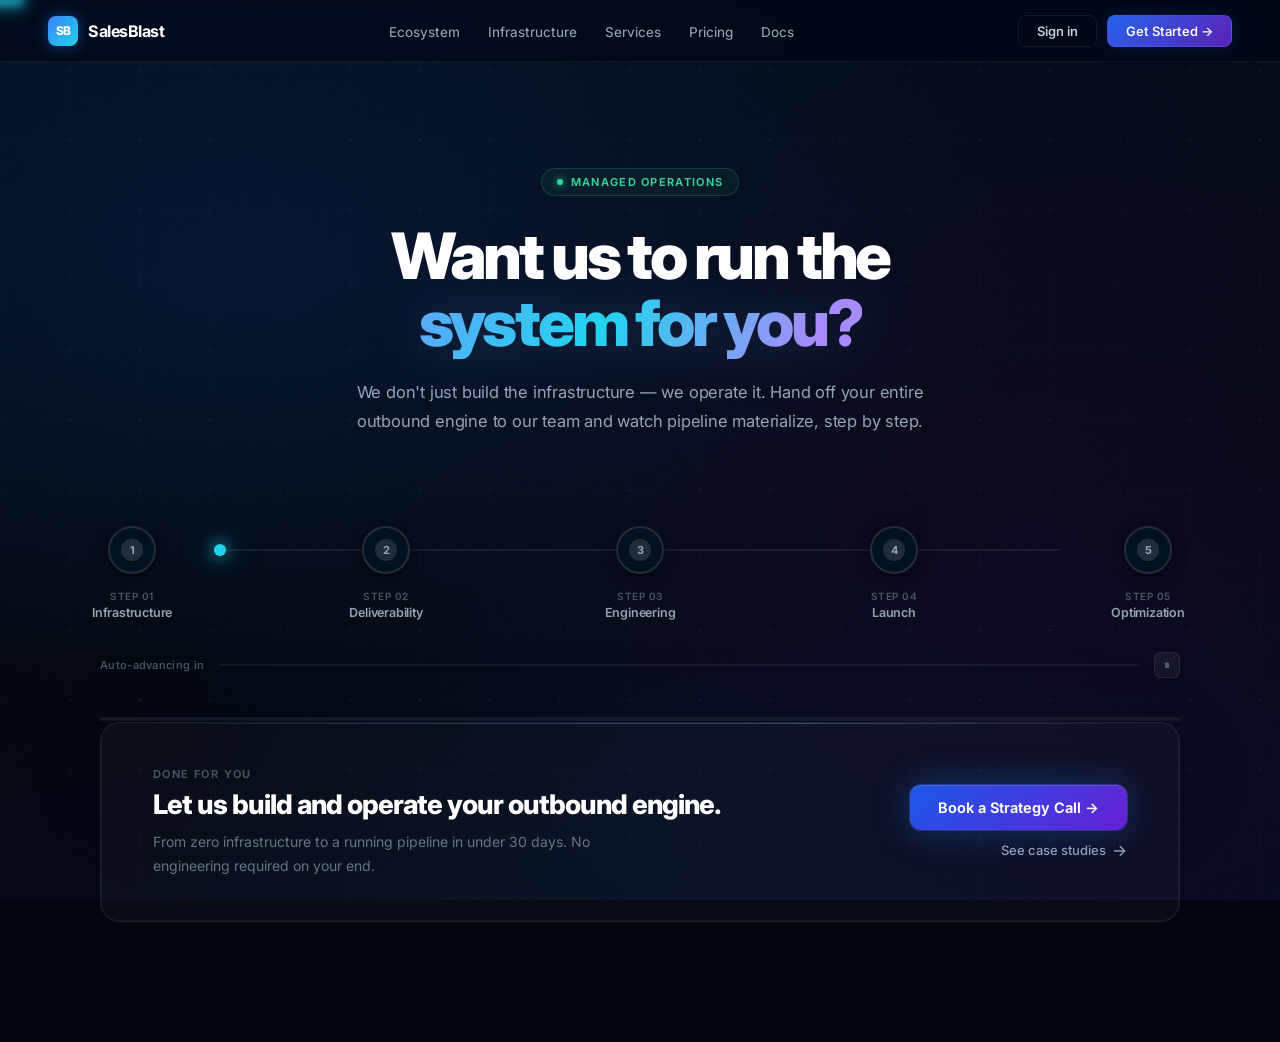
<file: process.html>
<!DOCTYPE html>
<html lang="en">
<head>
<meta charset="UTF-8" />
<meta name="viewport" content="width=device-width, initial-scale=1.0" />
<title>SalesBlast — Managed Outbound Operations</title>
<link rel="preconnect" href="https://fonts.googleapis.com" />
<link href="https://fonts.googleapis.com/css2?family=Inter:opsz,wght@14..32,300;14..32,400;14..32,500;14..32,600;14..32,700;14..32,800;14..32,900&family=JetBrains+Mono:wght@400;500;600&display=swap" rel="stylesheet" />
<style>

/* ── RESET ── */
*, *::before, *::after { box-sizing: border-box; margin: 0; padding: 0; }
:root {
  --bg:      #02060f;
  --bg1:     #030d1c;
  --bg2:     #041120;
  --bg3:     #071830;
  --b400:    #3b82f6;
  --b300:    #60a5fa;
  --b200:    #93c5fd;
  --c400:    #22d3ee;
  --c300:    #67e8f9;
  --v500:    #8b5cf6;
  --v400:    #a78bfa;
  --v300:    #c4b5fd;
  --g400:    #34d399;
  --g300:    #6ee7b7;
  --a400:    #fbbf24;
  --r400:    #fb7185;
  --s600:    #475569;
  --s500:    #64748b;
  --s400:    #94a3b8;
  --s300:    #cbd5e1;
  --s200:    #e2e8f0;
  --w:       #ffffff;
  --gbd:     rgba(255,255,255,0.07);
  --gbd2:    rgba(255,255,255,0.12);
  --gbg:     rgba(255,255,255,0.026);
}
html { scroll-behavior: smooth; }
body {
  font-family: 'Inter', system-ui, sans-serif;
  background: var(--bg);
  color: var(--w);
  -webkit-font-smoothing: antialiased;
  overflow-x: hidden;
}
::-webkit-scrollbar { width: 3px; }
::-webkit-scrollbar-track { background: var(--bg); }
::-webkit-scrollbar-thumb { background: #1a3050; border-radius: 2px; }

/* ── NAVBAR ── */
.nav {
  position: fixed; inset: 0 0 auto; z-index: 200; height: 62px;
  display: flex; align-items: center; justify-content: space-between;
  padding: 0 48px;
  background: rgba(2,6,15,0.62);
  backdrop-filter: blur(22px) saturate(160%);
  border-bottom: 1px solid rgba(255,255,255,0.05);
}
.nav-brand { display:flex; align-items:center; gap:10px; font-size:16px; font-weight:720; letter-spacing:-0.5px; color:var(--w); text-decoration:none; }
.brand-mark { width:30px; height:30px; border-radius:8px; background:linear-gradient(135deg,var(--b400),var(--c400)); display:flex; align-items:center; justify-content:center; font-size:12px; font-weight:800; box-shadow:0 0 16px rgba(59,130,246,0.45); }
.nav-links { display:flex; gap:28px; list-style:none; }
.nav-links a { font-size:13.5px; font-weight:450; color:var(--s400); text-decoration:none; transition:color 0.2s; }
.nav-links a:hover { color:var(--w); }
.nav-right { display:flex; gap:10px; align-items:center; }
.nb { padding:7px 18px; border-radius:8px; font-size:13px; font-weight:550; text-decoration:none; transition:all 0.2s; cursor:pointer; }
.nb.g { color:var(--s300); border:1px solid var(--gbd); background:transparent; }
.nb.g:hover { background:var(--gbg); color:var(--w); }
.nb.s { color:white; background:linear-gradient(135deg,#2563eb,#5b21b6); border:1px solid rgba(99,102,241,0.3); box-shadow:0 0 20px rgba(37,99,235,0.2); }
.nb.s:hover { box-shadow:0 0 32px rgba(37,99,235,0.38); transform:translateY(-1px); }

/* ── PAGE BG ── */
.pbg {
  position: fixed; inset: 0; z-index: 0; pointer-events: none;
  background:
    radial-gradient(ellipse 60% 50% at 20% 30%, rgba(13,40,90,0.4), transparent),
    radial-gradient(ellipse 50% 55% at 80% 60%, rgba(55,15,100,0.2), transparent),
    radial-gradient(ellipse 40% 40% at 50% 90%, rgba(4,45,85,0.15), transparent),
    linear-gradient(170deg, #030d1e 0%, #02060c 60%, #04091c 100%);
}
.pnoise {
  position: fixed; inset: 0; z-index: 1; pointer-events: none; opacity: 0.028;
  background-image: url("data:image/svg+xml,%3Csvg xmlns='http://www.w3.org/2000/svg' width='256' height='256'%3E%3Cfilter id='n'%3E%3CfeTurbulence type='fractalNoise' baseFrequency='0.78' numOctaves='4' stitchTiles='stitch'/%3E%3C/filter%3E%3Crect width='256' height='256' filter='url(%23n)'/%3E%3C/svg%3E");
  background-size: 256px;
}
#grid-canvas { position: fixed; inset: 0; z-index: 2; pointer-events: none; }

/* ════════════════════════════════
   SECTION
════════════════════════════════ */
.process-section {
  position: relative; z-index: 10;
  padding: 168px 48px 120px;
  min-height: 100vh;
}

/* ── HEADER ── */
.proc-header {
  text-align: center; max-width: 760px; margin: 0 auto 92px;
  opacity: 0; animation: fadeUp 0.7s 0.1s ease forwards;
}
.proc-eyebrow {
  display: inline-flex; align-items: center; gap: 8px;
  padding: 6px 15px; border-radius: 100px; margin-bottom: 26px;
  background: rgba(52,211,153,0.06); border: 1px solid rgba(52,211,153,0.2);
}
.ey-pip { width:6px; height:6px; border-radius:50%; background:var(--g400); box-shadow:0 0 7px var(--g400); animation: pip 2s ease infinite; }
@keyframes pip { 0%,100%{transform:scale(1)} 50%{transform:scale(1.5)} }
.ey-label { font-size:11px; font-weight:650; color:var(--g400); text-transform:uppercase; letter-spacing:1.3px; }

.proc-headline {
  font-size: clamp(36px,5vw,64px); font-weight: 840;
  letter-spacing: -3.2px; line-height: 1.05; color: var(--w); margin-bottom: 22px;
}
.proc-headline .grad {
  background: linear-gradient(118deg, var(--b300) 0%, var(--c400) 42%, var(--v400) 88%);
  -webkit-background-clip: text; -webkit-text-fill-color: transparent; background-clip: text;
  filter: drop-shadow(0 0 28px rgba(96,165,250,0.2));
}
.proc-sub {
  font-size: clamp(14.5px, 1.4vw, 16.5px); color: var(--s400);
  line-height: 1.76; max-width: 600px; margin: 0 auto; letter-spacing: -0.2px;
}
@keyframes fadeUp { from{opacity:0;transform:translateY(20px)} to{opacity:1;transform:none} }

/* ════════════════════════════════
   TIMELINE TRACK
════════════════════════════════ */
.timeline-wrap {
  max-width: 1080px; margin: 0 auto 0;
  position: relative; z-index: 20;
  opacity: 0; animation: fadeUp 0.7s 0.28s ease forwards;
}

/* horizontal track line */
.tl-track {
  position: relative; height: 2px; margin: 0 60px;
  background: rgba(255,255,255,0.07);
  border-radius: 2px;
  /* sits at the vertical center of the nodes */
}
.tl-fill {
  position: absolute; top: 0; left: 0; height: 100%;
  border-radius: 2px;
  background: linear-gradient(90deg, var(--b400), var(--c400), var(--v400));
  box-shadow: 0 0 12px rgba(59,130,246,0.5);
  transition: width 0.55s cubic-bezier(0.4,0,0.2,1);
  width: 0%;
}
/* travelling glow dot on fill */
.tl-glow {
  position: absolute; top: 50%; right: -6px;
  transform: translateY(-50%);
  width: 12px; height: 12px; border-radius: 50%;
  background: var(--c400);
  box-shadow: 0 0 16px var(--c400), 0 0 32px rgba(34,211,238,0.5);
  transition: opacity 0.3s;
}

/* nodes row */
.tl-nodes {
  display: flex; justify-content: space-between;
  position: absolute; top: 50%; left: 0; right: 0;
  transform: translateY(-50%);
}
.tl-node {
  display: flex; flex-direction: column; align-items: center; gap: 0;
  cursor: pointer; position: relative;
  /* clickable area */
  padding: 0 8px;
}

.node-ring {
  width: 48px; height: 48px; border-radius: 50%;
  display: flex; align-items: center; justify-content: center;
  position: relative; transition: all 0.4s cubic-bezier(0.4,0,0.2,1);
  background: var(--bg2);
  border: 2px solid rgba(255,255,255,0.12);
  box-shadow: 0 4px 16px rgba(0,0,0,0.4);
}
.node-ring::before {
  content: ''; position: absolute; inset: -5px; border-radius: 50%;
  border: 1.5px solid transparent;
  transition: all 0.4s;
}
.node-inner {
  width: 22px; height: 22px; border-radius: 50%;
  background: rgba(255,255,255,0.12);
  display: flex; align-items: center; justify-content: center;
  font-size: 11px; font-weight: 700; color: var(--s400);
  transition: all 0.4s;
}

/* node states */
.tl-node.done .node-ring {
  border-color: rgba(59,130,246,0.5);
  background: rgba(37,99,235,0.12);
}
.tl-node.done .node-inner {
  background: var(--b400); color: white;
  font-size: 12px;
}
.tl-node.active .node-ring {
  border-color: var(--c400);
  background: rgba(34,211,238,0.1);
  box-shadow: 0 0 0 8px rgba(34,211,238,0.1), 0 0 0 16px rgba(34,211,238,0.04), 0 0 24px rgba(34,211,238,0.3);
}
.tl-node.active .node-ring::before {
  border-color: rgba(34,211,238,0.25);
  animation: nodeRingPulse 2s ease infinite;
}
@keyframes nodeRingPulse { 0%,100%{transform:scale(1);opacity:1} 50%{transform:scale(1.15);opacity:0.5} }
.tl-node.active .node-inner {
  background: var(--c400); color: #02060f;
  font-size: 12px;
  box-shadow: 0 0 12px rgba(34,211,238,0.6);
}

/* node labels */
.node-label-wrap {
  position: absolute; top: calc(100% + 16px);
  display: flex; flex-direction: column; align-items: center; gap: 3px;
  white-space: nowrap;
}
.node-step-num {
  font-size: 10px; font-weight: 600; color: var(--s600);
  letter-spacing: 0.5px; text-transform: uppercase;
}
.node-label {
  font-size: 12.5px; font-weight: 600; color: var(--s400);
  letter-spacing: -0.2px; transition: color 0.3s;
}
.tl-node.active .node-label { color: var(--w); }
.tl-node.done  .node-label  { color: var(--s300); }

/* spacing below track for labels */
.timeline-spacer { height: 80px; }

/* ── AUTO-PROGRESS BAR ── */
.auto-progress-wrap {
  max-width: 1080px; margin: 0 auto 40px;
  display: flex; align-items: center; gap: 14px;
  opacity: 0; animation: fadeUp 0.6s 0.4s ease forwards;
}
.auto-bar-track {
  flex: 1; height: 2px; background: rgba(255,255,255,0.06); border-radius: 2px; overflow: hidden;
}
.auto-bar-fill {
  height: 100%; width: 0%; border-radius: 2px;
  background: linear-gradient(90deg, var(--b400), var(--c400));
  transition: width 0.1s linear;
}
.auto-label { font-size: 11px; font-weight: 550; color: var(--s600); letter-spacing: 0.3px; white-space: nowrap; }
.auto-pause-btn {
  width: 26px; height: 26px; border-radius: 7px;
  background: rgba(255,255,255,0.05); border: 1px solid var(--gbd);
  display: flex; align-items: center; justify-content: center;
  cursor: pointer; font-size: 8px; color: var(--s400);
  transition: all 0.2s; flex-shrink: 0;
}
.auto-pause-btn:hover { background: rgba(255,255,255,0.09); color: var(--w); }

/* ════════════════════════════════
   CONTENT PANEL
════════════════════════════════ */
.content-wrap {
  max-width: 1080px; margin: 0 auto;
  position: relative;
  opacity: 0; animation: fadeUp 0.7s 0.5s ease forwards;
}

.step-panel {
  position: absolute; inset: 0;
  display: grid; grid-template-columns: 1fr 1fr; gap: 0;
  background: rgba(3,10,24,0.92);
  border: 1px solid var(--gbd);
  border-radius: 22px; overflow: hidden;
  opacity: 0; pointer-events: none;
  transform: translateY(16px) scale(0.992);
  transition: opacity 0.5s cubic-bezier(0.23,1,0.32,1), transform 0.5s cubic-bezier(0.23,1,0.32,1);
  box-shadow: 0 56px 140px rgba(0,0,0,0.65), 0 0 0 1px rgba(255,255,255,0.05), inset 0 1px 0 rgba(255,255,255,0.04);
}
.step-panel.active {
  opacity: 1; pointer-events: auto;
  transform: none;
}
/* size placeholder — so wrapper has height */
.step-panel-sizer {
  grid-template-columns: 1fr 1fr;
  display: grid; visibility: hidden; pointer-events: none;
}
.step-panel-sizer .sp-left,
.step-panel-sizer .sp-right { min-height: 420px; }

/* ── LEFT: INFO ── */
.sp-left {
  padding: 48px 48px 44px;
  display: flex; flex-direction: column;
  border-right: 1px solid rgba(255,255,255,0.06);
  position: relative; overflow: hidden;
}
.sp-left::before {
  content: ''; position: absolute; top: 0; left: 0; right: 0; height: 2px;
  opacity: 0.6;
}

/* per-step accent */
.sp-left.acc-blue::before  { background: linear-gradient(90deg, transparent, var(--b400), transparent); }
.sp-left.acc-cyan::before  { background: linear-gradient(90deg, transparent, var(--c400), transparent); }
.sp-left.acc-violet::before{ background: linear-gradient(90deg, transparent, var(--v400), transparent); }
.sp-left.acc-green::before { background: linear-gradient(90deg, transparent, var(--g400), transparent); }
.sp-left.acc-amber::before { background: linear-gradient(90deg, transparent, var(--a400), transparent); }

.sp-step-num {
  font-size: 11px; font-weight: 650; text-transform: uppercase; letter-spacing: 1.4px;
  margin-bottom: 16px; display: flex; align-items: center; gap: 8px;
}
.sp-step-num::before { content:''; width:16px; height:1.5px; border-radius:1px; }

.acc-blue  .sp-step-num { color:var(--b300); }
.acc-cyan  .sp-step-num { color:var(--c400); }
.acc-violet.sp-step-num { color:var(--v400); }
.acc-green .sp-step-num { color:var(--g400); }
.acc-amber .sp-step-num { color:var(--a400); }

.acc-blue   .sp-step-num::before { background:var(--b300); }
.acc-cyan   .sp-step-num::before { background:var(--c400); }
.acc-violet .sp-step-num::before { background:var(--v400); }
.acc-green  .sp-step-num::before { background:var(--g400); }
.acc-amber  .sp-step-num::before { background:var(--a400); }

.sp-title {
  font-size: clamp(24px, 2.8vw, 34px); font-weight: 820;
  letter-spacing: -1.7px; color: var(--w); line-height: 1.08; margin-bottom: 16px;
}
.sp-desc {
  font-size: 14.5px; color: var(--s400); line-height: 1.76; letter-spacing: -0.15px;
  margin-bottom: 30px; flex: 1;
}
.sp-desc strong { color: var(--s200); font-weight: 580; }

/* deliverables list */
.sp-deliverables { display: flex; flex-direction: column; gap: 9px; margin-bottom: 28px; }
.sp-del {
  display: flex; align-items: flex-start; gap: 11px;
  font-size: 13.5px; color: var(--s300); line-height: 1.55;
}
.del-icon {
  width: 20px; height: 20px; border-radius: 5px; flex-shrink: 0; margin-top: 1px;
  display: flex; align-items: center; justify-content: center;
  font-size: 10px;
}
.acc-blue   .del-icon { background:rgba(59,130,246,0.12); color:var(--b300); border:1px solid rgba(59,130,246,0.2); }
.acc-cyan   .del-icon { background:rgba(34,211,238,0.1);  color:var(--c400); border:1px solid rgba(34,211,238,0.18); }
.acc-violet .del-icon { background:rgba(139,92,246,0.12); color:var(--v400); border:1px solid rgba(139,92,246,0.2); }
.acc-green  .del-icon { background:rgba(52,211,153,0.1);  color:var(--g400); border:1px solid rgba(52,211,153,0.18); }
.acc-amber  .del-icon { background:rgba(251,191,36,0.08); color:var(--a400); border:1px solid rgba(251,191,36,0.16); }

/* timing badge */
.sp-timing {
  display: inline-flex; align-items: center; gap: 8px;
  padding: 8px 16px; border-radius: 10px;
  background: rgba(255,255,255,0.03); border: 1px solid var(--gbd);
  font-size: 12.5px; color: var(--s400); width: fit-content;
}
.timing-dot { width:7px; height:7px; border-radius:50%; flex-shrink:0; }
.acc-blue   .timing-dot { background:var(--b300); box-shadow:0 0 6px var(--b300); }
.acc-cyan   .timing-dot { background:var(--c400); box-shadow:0 0 6px var(--c400); animation:pip 1.8s ease infinite; }
.acc-violet .timing-dot { background:var(--v400); box-shadow:0 0 6px var(--v400); }
.acc-green  .timing-dot { background:var(--g400); box-shadow:0 0 6px var(--g400); animation:pip 1.8s ease infinite; }
.acc-amber  .timing-dot { background:var(--a400); box-shadow:0 0 6px var(--a400); }
.timing-text strong { color: var(--s200); font-weight: 600; }

/* ── RIGHT: VISUAL ── */
.sp-right {
  position: relative; overflow: hidden;
  background: rgba(2,8,20,0.95);
  display: flex; align-items: center; justify-content: center;
}
.sp-right canvas {
  display: block;
}
/* subtle ambient glow in visual area */
.sp-right::after {
  content: ''; position: absolute; inset: 0; pointer-events: none;
  background: radial-gradient(ellipse 70% 50% at 50% 100%, rgba(37,99,235,0.07), transparent);
}

/* ════════════════════════════════
   BOTTOM CTA
════════════════════════════════ */
.proc-cta {
  max-width: 1080px; margin: 44px auto 0;
  display: grid; grid-template-columns: 1fr auto; gap: 40px; align-items: center;
  padding: 44px 52px;
  background: rgba(255,255,255,0.028); border: 1px solid var(--gbd);
  border-radius: 20px; position: relative; overflow: hidden;
  box-shadow: 0 0 0 1px rgba(255,255,255,0.03) inset;
  opacity: 0; animation: fadeUp 0.7s 0.7s ease forwards;
}
.proc-cta::before {
  content: ''; position: absolute; top: 0; left: 40px; right: 40px; height: 1px;
  background: linear-gradient(90deg, transparent, rgba(59,130,246,0.3), rgba(34,211,238,0.3), transparent);
}
.cta-text-wrap { }
.cta-label { font-size:11px; font-weight:650; color:var(--s600); text-transform:uppercase; letter-spacing:1.4px; margin-bottom:8px; }
.cta-heading { font-size:clamp(20px,2.2vw,27px); font-weight:800; letter-spacing:-1px; color:var(--w); line-height:1.15; margin-bottom:10px; }
.cta-sub { font-size:14px; color:var(--s500); line-height:1.65; max-width:440px; }
.cta-actions { display:flex; flex-direction:column; gap:10px; align-items:flex-end; flex-shrink:0; }
.btn-book {
  display: inline-flex; align-items: center; gap: 10px;
  padding: 14px 28px; border-radius: 11px; border: none;
  font-size: 14.5px; font-weight: 650; color: var(--w); cursor: pointer; text-decoration: none;
  background: linear-gradient(135deg, #1d57e8, #6521d4);
  box-shadow: 0 0 0 1px rgba(99,102,241,0.35), 0 0 36px rgba(37,99,235,0.38), inset 0 1px 0 rgba(255,255,255,0.14);
  transition: all 0.28s cubic-bezier(0.23,1,0.32,1); white-space: nowrap;
}
.btn-book:hover { transform: translateY(-2px) scale(1.01); box-shadow: 0 0 0 1px rgba(99,102,241,0.45), 0 0 56px rgba(37,99,235,0.5), inset 0 1px 0 rgba(255,255,255,0.16); }
.btn-learn {
  font-size: 13px; font-weight: 500; color: var(--s400); text-decoration: none;
  display: flex; align-items: center; gap: 6px; transition: color 0.2s;
}
.btn-learn:hover { color: var(--w); }

/* ── RESPONSIVE ── */
@media (max-width: 860px) {
  .process-section { padding: 110px 24px 80px; }
  .nav { padding: 0 24px; } .nav-links { display:none; }
  .step-panel, .step-panel-sizer { grid-template-columns: 1fr; }
  .sp-left { border-right: none; border-bottom: 1px solid rgba(255,255,255,0.06); }
  .sp-right { min-height: 240px; }
  .proc-cta { grid-template-columns: 1fr; }
  .cta-actions { align-items: flex-start; }
}

</style>
<link rel="stylesheet" href="sb-animations.css">
</head>
<body>

<div class="pbg"></div>
<div class="pnoise"></div>
<canvas id="grid-canvas"></canvas>

<nav class="nav">
  <a class="nav-brand" href="#">
    <div class="brand-mark">SB</div>
    SalesBlast
  </a>
  <ul class="nav-links">
    <li><a href="#">Ecosystem</a></li>
    <li><a href="#">Infrastructure</a></li>
    <li><a href="#">Services</a></li>
    <li><a href="#">Pricing</a></li>
    <li><a href="#">Docs</a></li>
  </ul>
  <div class="nav-right">
    <a href="#" class="nb g">Sign in</a>
    <a href="#" class="nb s">Get Started →</a>
  </div>
</nav>

<section class="process-section">

  <!-- HEADER -->
  <header class="proc-header">
    <div class="proc-eyebrow">
      <div class="ey-pip"></div>
      <span class="ey-label">Managed Operations</span>
    </div>
    <h2 class="proc-headline">
      Want us to run the<br>
      <span class="grad">system for you?</span>
    </h2>
    <p class="proc-sub">
      We don't just build the infrastructure — we operate it. Hand off your entire outbound engine to our team and watch pipeline materialize, step by step.
    </p>
  </header>

  <!-- ── TIMELINE ── -->
  <div class="timeline-wrap" id="timelineWrap">
    <!-- track + fill -->
    <div style="position:relative; height:44px; display:flex; align-items:center;">
      <div class="tl-track" style="position:absolute;left:60px;right:60px;top:50%;transform:translateY(-50%);">
        <div class="tl-fill" id="tlFill">
          <div class="tl-glow"></div>
        </div>
      </div>
      <!-- nodes -->
      <div class="tl-nodes" id="tlNodes">
        <div class="tl-node" data-idx="0">
          <div class="node-ring"><div class="node-inner">1</div></div>
          <div class="node-label-wrap">
            <span class="node-step-num">Step 01</span>
            <span class="node-label">Infrastructure</span>
          </div>
        </div>
        <div class="tl-node" data-idx="1">
          <div class="node-ring"><div class="node-inner">2</div></div>
          <div class="node-label-wrap">
            <span class="node-step-num">Step 02</span>
            <span class="node-label">Deliverability</span>
          </div>
        </div>
        <div class="tl-node" data-idx="2">
          <div class="node-ring"><div class="node-inner">3</div></div>
          <div class="node-label-wrap">
            <span class="node-step-num">Step 03</span>
            <span class="node-label">Engineering</span>
          </div>
        </div>
        <div class="tl-node" data-idx="3">
          <div class="node-ring"><div class="node-inner">4</div></div>
          <div class="node-label-wrap">
            <span class="node-step-num">Step 04</span>
            <span class="node-label">Launch</span>
          </div>
        </div>
        <div class="tl-node" data-idx="4">
          <div class="node-ring"><div class="node-inner">5</div></div>
          <div class="node-label-wrap">
            <span class="node-step-num">Step 05</span>
            <span class="node-label">Optimization</span>
          </div>
        </div>
      </div>
    </div>
    <div class="timeline-spacer"></div>
  </div><!-- /timeline-wrap -->

  <!-- AUTO-PROGRESS BAR -->
  <div class="auto-progress-wrap">
    <div class="auto-label">Auto-advancing in</div>
    <div class="auto-bar-track"><div class="auto-bar-fill" id="autoBar"></div></div>
    <div class="auto-pause-btn" id="pauseBtn" title="Pause / Resume">⏸</div>
  </div>

  <!-- ── CONTENT PANELS ── -->
  <div class="content-wrap">

    <!-- SIZER (invisible, gives container its height) -->
    <div class="step-panel step-panel-sizer" aria-hidden="true">
      <div class="sp-left"></div>
      <div class="sp-right" style="min-height:420px;"></div>
    </div>

    <!-- PANEL 0: Infrastructure Setup -->
    <div class="step-panel active" id="panel-0">
      <div class="sp-left acc-blue">
        <div class="sp-step-num">Step 01</div>
        <h3 class="sp-title">Infrastructure Setup</h3>
        <p class="sp-desc">
          Before a single email leaves the building, we build the foundation. Dedicated sending domains, configured DNS, allocated IP pools, and provisioned SMTP infrastructure — all hardened for high-volume operation from day one.
        </p>
        <div class="sp-deliverables">
          <div class="sp-del"><div class="del-icon">⚡</div><span>Dedicated sending domain provisioning with aged DNS authority</span></div>
          <div class="sp-del"><div class="del-icon">📡</div><span>SMTP pool allocation across 3+ IP classes for rotation</span></div>
          <div class="sp-del"><div class="del-icon">🔧</div><span>MX, A, and PTR record configuration with redundancy</span></div>
          <div class="sp-del"><div class="del-icon">🗂</div><span>Workspace and account structure for your team size</span></div>
        </div>
        <div class="sp-timing">
          <div class="timing-dot"></div>
          <span class="timing-text"><strong>Timeline: </strong> 24–48 hours to fully provisioned</span>
        </div>
      </div>
      <div class="sp-right"><canvas id="cv0"></canvas></div>
    </div>

    <!-- PANEL 1: Deliverability Configuration -->
    <div class="step-panel" id="panel-1">
      <div class="sp-left acc-cyan">
        <div class="sp-step-num">Step 02</div>
        <h3 class="sp-title">Deliverability Configuration</h3>
        <p class="sp-desc">
          Authentication, warm-up, and inbox placement are the invisible levers most teams ignore. We configure every signal that ISPs and spam filters evaluate — and engineer your sending behavior to maximize primary inbox rates from the first send.
        </p>
        <div class="sp-deliverables">
          <div class="sp-del"><div class="del-icon">🛡</div><span>DKIM, SPF, and DMARC alignment configured and verified</span></div>
          <div class="sp-del"><div class="del-icon">🔥</div><span>Graduated warm-up schedule over 14–21 days</span></div>
          <div class="sp-del"><div class="del-icon">📊</div><span>Inbox placement testing across Gmail, Outlook, Yahoo</span></div>
          <div class="sp-del"><div class="del-icon">⚠️</div><span>Blacklist monitoring with proactive removal workflows</span></div>
        </div>
        <div class="sp-timing">
          <div class="timing-dot"></div>
          <span class="timing-text"><strong>Timeline: </strong> 14–21 day warm-up before full volume</span>
        </div>
      </div>
      <div class="sp-right"><canvas id="cv1"></canvas></div>
    </div>

    <!-- PANEL 2: Campaign Engineering -->
    <div class="step-panel" id="panel-2">
      <div class="sp-left acc-violet">
        <div class="sp-step-num">Step 03</div>
        <h3 class="sp-title">Campaign Engineering</h3>
        <p class="sp-desc">
          We build the targeting, copy, and sequence architecture tailored to your ICP. Every touchpoint is engineered around behavioral triggers, timing patterns, and personalization signals — not templates. This is outbound with operational precision.
        </p>
        <div class="sp-deliverables">
          <div class="sp-del"><div class="del-icon">🎯</div><span>ICP definition, list building, and enrichment strategy</span></div>
          <div class="sp-del"><div class="del-icon">✍️</div><span>Multi-variant copy written and A/B structured per sequence</span></div>
          <div class="sp-del"><div class="del-icon">🔁</div><span>5–8 step sequence architecture with behavioral branches</span></div>
          <div class="sp-del"><div class="del-icon">📋</div><span>Personalization tokens and dynamic insert logic configured</span></div>
        </div>
        <div class="sp-timing">
          <div class="timing-dot"></div>
          <span class="timing-text"><strong>Timeline: </strong> 5–7 business days to campaign-ready</span>
        </div>
      </div>
      <div class="sp-right"><canvas id="cv2"></canvas></div>
    </div>

    <!-- PANEL 3: Outreach Launch -->
    <div class="step-panel" id="panel-3">
      <div class="sp-left acc-green">
        <div class="sp-step-num">Step 04</div>
        <h3 class="sp-title">Outreach Launch</h3>
        <p class="sp-desc">
          The infrastructure is live. The sequences are loaded. Now we open the throttle — carefully. Volume scales systematically across warm pools, with real-time monitoring ensuring every send lands and every reply is routed correctly to your team.
        </p>
        <div class="sp-deliverables">
          <div class="sp-del"><div class="del-icon">🚀</div><span>Phased launch across warm IP pools with rate management</span></div>
          <div class="sp-del"><div class="del-icon">📬</div><span>Reply handling, routing, and CRM push configuration</span></div>
          <div class="sp-del"><div class="del-icon">📡</div><span>Real-time delivery and engagement monitoring active</span></div>
          <div class="sp-del"><div class="del-icon">🔔</div><span>Slack/email alerts for anomalies, bounces, or reputation drops</span></div>
        </div>
        <div class="sp-timing">
          <div class="timing-dot"></div>
          <span class="timing-text"><strong>Timeline: </strong> Live within 48 hours of campaign sign-off</span>
        </div>
      </div>
      <div class="sp-right"><canvas id="cv3"></canvas></div>
    </div>

    <!-- PANEL 4: Optimization & Scaling -->
    <div class="step-panel" id="panel-4">
      <div class="sp-left acc-amber">
        <div class="sp-step-num">Step 05</div>
        <h3 class="sp-title">Optimization & Scaling</h3>
        <p class="sp-desc">
          After launch comes iteration. We analyze performance weekly, rotate winning variants, kill underperformers, and expand volume as reputation solidifies. This is the compounding phase — where the system gets smarter and the pipeline gets bigger.
        </p>
        <div class="sp-deliverables">
          <div class="sp-del"><div class="del-icon">📈</div><span>Weekly performance reporting with actionable insights</span></div>
          <div class="sp-del"><div class="del-icon">🔬</div><span>Copy and timing A/B tests with statistical significance gates</span></div>
          <div class="sp-del"><div class="del-icon">⚙️</div><span>Infrastructure scaling: new domains, pools, and sending volume</span></div>
          <div class="sp-del"><div class="del-icon">♻️</div><span>Continuous sequence refresh to prevent list fatigue</span></div>
        </div>
        <div class="sp-timing">
          <div class="timing-dot"></div>
          <span class="timing-text"><strong>Timeline: </strong> Ongoing — monthly retainer cadence</span>
        </div>
      </div>
      <div class="sp-right"><canvas id="cv4"></canvas></div>
    </div>

  </div><!-- /content-wrap -->

  <!-- ── BOTTOM CTA ── -->
  <div class="proc-cta">
    <div class="cta-text-wrap">
      <div class="cta-label">Done For You</div>
      <div class="cta-heading">Let us build and operate your outbound engine.</div>
      <p class="cta-sub">From zero infrastructure to a running pipeline in under 30 days. No engineering required on your end.</p>
    </div>
    <div class="cta-actions">
      <a href="#" class="btn-book">Book a Strategy Call →</a>
      <a href="#" class="btn-learn">See case studies <span style="font-size:16px">→</span></a>
    </div>
  </div>

</section>

<script>
/* ─── GRID ─── */
(function(){
  const c=document.getElementById('grid-canvas'), x=c.getContext('2d');
  function d(){
    c.width=innerWidth; c.height=innerHeight;
    const s=70;
    x.strokeStyle='rgba(255,255,255,0.02)'; x.lineWidth=1;
    for(let i=0;i<c.width;i+=s){x.beginPath();x.moveTo(i,0);x.lineTo(i,c.height);x.stroke();}
    for(let j=0;j<c.height;j+=s){x.beginPath();x.moveTo(0,j);x.lineTo(c.width,j);x.stroke();}
    x.fillStyle='rgba(96,165,250,0.09)';
    for(let i=0;i<c.width;i+=s)for(let j=0;j<c.height;j+=s){x.beginPath();x.arc(i,j,1.1,0,Math.PI*2);x.fill();}
  }
  d(); window.addEventListener('resize',d);
})();


/* ════════════════════════════════
   STEP CONTROLLER
════════════════════════════════ */
const STEP_DURATION = 5200; // ms per step before auto-advance
let currentStep = 0;
let isPaused = false;
let autoTimer = null;
let autoStart = null;
let autoElapsed = 0;
const canvases = [null, null, null, null, null];
const canvasRAFs = [null, null, null, null, null];

function setStep(idx, fromAuto = false) {
  if(idx === currentStep && !fromAuto) return;
  const prev = currentStep;
  currentStep = idx;

  // nodes
  document.querySelectorAll('.tl-node').forEach((n,i) => {
    n.classList.remove('active','done');
    if(i < idx)  n.classList.add('done');
    if(i === idx) n.classList.add('active');
  });

  // fill bar
  const pct = idx === 0 ? 0 : (idx / 4) * 100;
  document.getElementById('tlFill').style.width = pct + '%';

  // show/hide panels
  document.querySelectorAll('.step-panel:not(.step-panel-sizer)').forEach((p,i) => {
    p.classList.toggle('active', i === idx);
  });

  // stop old canvas, start new
  stopCanvas(prev);
  startCanvas(idx);

  // restart auto bar
  if(!isPaused) startAutoBar();
}

function startAutoBar() {
  clearTimeout(autoTimer);
  autoStart = performance.now();
  autoElapsed = 0;
  tickAutoBar();
}

function tickAutoBar() {
  if(isPaused) return;
  const now = performance.now();
  const elapsed = now - autoStart;
  const pct = Math.min((elapsed / STEP_DURATION) * 100, 100);
  document.getElementById('autoBar').style.width = pct + '%';
  if(elapsed >= STEP_DURATION) {
    setStep((currentStep + 1) % 5, true);
  } else {
    autoTimer = requestAnimationFrame(tickAutoBar);
  }
}

document.querySelectorAll('.tl-node').forEach(n => {
  n.addEventListener('click', () => {
    setStep(parseInt(n.dataset.idx));
  });
});

const pauseBtn = document.getElementById('pauseBtn');
pauseBtn.addEventListener('click', () => {
  isPaused = !isPaused;
  pauseBtn.textContent = isPaused ? '▶' : '⏸';
  if(!isPaused) startAutoBar();
  else { clearTimeout(autoTimer); cancelAnimationFrame(autoTimer); }
});

// init
setStep(0);


/* ════════════════════════════════
   CANVAS ENGINE
════════════════════════════════ */
function stopCanvas(idx) {
  if(canvasRAFs[idx]) { cancelAnimationFrame(canvasRAFs[idx]); canvasRAFs[idx]=null; }
}

function startCanvas(idx) {
  const fns = [drawInfra, drawDeliverability, drawEngineering, drawLaunch, drawOptimize];
  const c = document.getElementById('cv'+idx);
  if(!c) return;
  const parent = c.parentElement;
  c.width  = parent.offsetWidth  || 500;
  c.height = parent.offsetHeight || 420;
  fns[idx](c);
}

/* helpers */
function hexRgb(h){
  return[parseInt(h.slice(1,3),16),parseInt(h.slice(3,5),16),parseInt(h.slice(5,7),16)];
}
function roundRect(ctx,x,y,w,h,r){
  ctx.beginPath(); ctx.roundRect(x,y,w,h,[r]);
}


/* ─── CANVAS 0: INFRASTRUCTURE SETUP ─── */
function drawInfra(canvas) {
  const ctx = canvas.getContext('2d');
  const W=canvas.width, H=canvas.height;

  const POOLS = [
    { label:'smtp-pool-a.io',   color:'#3b82f6', ip:'104.21.42.x' },
    { label:'blast-infra-b.co', color:'#22d3ee', ip:'172.67.18.x' },
    { label:'send-mx-c.dev',    color:'#a78bfa', ip:'198.41.128.x'},
  ];

  const RECORDS = [
    { type:'MX',   domain:'acmecorp.io', val:'10 smtp-pool-a.io',     color:'#3b82f6' },
    { type:'TXT',  domain:'acmecorp.io', val:'v=spf1 include:...',     color:'#22d3ee' },
    { type:'CNAME',domain:'mail._domainkey', val:'dkim.blast.io',      color:'#a78bfa' },
    { type:'PTR',  domain:'104.21.42.1', val:'smtp-pool-a.io',         color:'#3b82f6' },
  ];

  let t=0;
  const poolProgress = [0,0,0];
  const recRevealed  = [false,false,false,false];
  let lastRec = 0, lastPool = 0;

  function frame(ts) {
    ctx.clearRect(0,0,W,H);
    t+=0.018;

    // ── section divider ──
    const midY = H*0.52;

    // HEADER labels
    ctx.font='500 10px Inter,sans-serif'; ctx.textAlign='left';
    ctx.fillStyle='rgba(148,163,184,0.35)';
    ctx.fillText('SMTP POOL PROVISIONING', 20, 24);
    ctx.fillStyle='rgba(255,255,255,0.06)';
    ctx.fillRect(20, 30, W-40, 1);

    // ── POOLS ──
    const poolW = (W-60) / 3;
    POOLS.forEach((pool,i) => {
      const px = 20 + i*(poolW+10);
      const py = 44;
      const ph = midY - 60;

      // grow progress
      if(ts - lastPool > 400 + i*300) poolProgress[i] = Math.min(poolProgress[i]+0.012, 1);

      // glow
      const [r,g,b] = hexRgb(pool.color);
      const grd = ctx.createRadialGradient(px+poolW/2,py+ph/2,0,px+poolW/2,py+ph/2,poolW*0.7);
      grd.addColorStop(0,`rgba(${r},${g},${b},${0.06*poolProgress[i]})`);
      grd.addColorStop(1,'transparent');
      ctx.fillStyle=grd; ctx.fillRect(px-8,py-8,poolW+16,ph+16);

      // bg card
      roundRect(ctx, px, py, poolW, ph, 8);
      ctx.fillStyle=`rgba(${r},${g},${b},${0.06*poolProgress[i]+0.03})`; ctx.fill();
      roundRect(ctx, px, py, poolW, ph, 8);
      ctx.strokeStyle=`rgba(${r},${g},${b},${0.2+0.3*poolProgress[i]})`; ctx.lineWidth=1; ctx.stroke();

      // top progress dot
      const dotA = poolProgress[i];
      ctx.beginPath(); ctx.arc(px+10, py+12, 4, 0, Math.PI*2);
      ctx.fillStyle=`rgba(${r},${g},${b},${dotA})`;
      if(dotA>0.1){ ctx.shadowColor=pool.color; ctx.shadowBlur=8; }
      ctx.fill(); ctx.shadowBlur=0;

      // status text
      ctx.font='600 9px JetBrains Mono,monospace'; ctx.textAlign='left';
      ctx.fillStyle=`rgba(${r},${g},${b},${0.5+0.5*dotA})`;
      const status = poolProgress[i] < 0.3 ? 'INIT...' : poolProgress[i] < 0.8 ? 'PROVISIONING' : 'LIVE';
      ctx.fillText(status, px+20, py+16);

      // pool name
      ctx.font='500 8.5px JetBrains Mono,monospace'; ctx.textAlign='center';
      ctx.fillStyle=`rgba(148,163,184,${0.3+0.5*dotA})`;
      ctx.fillText(pool.label, px+poolW/2, py+ph/2+2);

      // IP
      ctx.font='400 8px JetBrains Mono,monospace';
      ctx.fillStyle=`rgba(100,116,139,${0.4*dotA})`;
      ctx.fillText(pool.ip, px+poolW/2, py+ph/2+16);

      // progress bar at bottom
      const bY=py+ph-16; const bW=poolW-20;
      roundRect(ctx,px+10,bY,bW,3,2);
      ctx.fillStyle='rgba(255,255,255,0.05)'; ctx.fill();
      roundRect(ctx,px+10,bY,bW*poolProgress[i],3,2);
      ctx.fillStyle=`rgba(${r},${g},${b},0.7)`;
      ctx.shadowColor=pool.color; ctx.shadowBlur=4; ctx.fill(); ctx.shadowBlur=0;
    });

    if(ts-lastPool > 400) lastPool=ts-300; // keep incrementing

    // ── DNS RECORDS ──
    ctx.font='500 10px Inter,sans-serif'; ctx.textAlign='left';
    ctx.fillStyle='rgba(148,163,184,0.35)';
    ctx.fillText('DNS RECORDS', 20, midY+16);
    ctx.fillStyle='rgba(255,255,255,0.06)';
    ctx.fillRect(20, midY+22, W-40, 1);

    if(ts-lastRec > 700 && recRevealed.indexOf(false)!==-1) {
      const next = recRevealed.indexOf(false);
      if(next !== -1) recRevealed[next]=true;
      lastRec=ts;
    }

    RECORDS.forEach((rec,i) => {
      if(!recRevealed[i]) return;
      const ry = midY+38 + i*28;
      const [r,g,b]=hexRgb(rec.color);

      // row bg
      ctx.fillStyle='rgba(255,255,255,0.025)';
      roundRect(ctx,20,ry-10,W-40,22,4); ctx.fill();

      // type badge
      roundRect(ctx,28,ry-7,36,16,3);
      ctx.fillStyle=`rgba(${r},${g},${b},0.15)`; ctx.fill();
      ctx.font='600 8.5px JetBrains Mono,monospace'; ctx.textAlign='center';
      ctx.fillStyle=`rgba(${r},${g},${b},0.85)`;
      ctx.fillText(rec.type, 46, ry+5);

      ctx.font='400 9px JetBrains Mono,monospace'; ctx.textAlign='left';
      ctx.fillStyle='rgba(148,163,184,0.65)';
      ctx.fillText(rec.domain, 72, ry+5);
      ctx.fillStyle='rgba(100,116,139,0.5)';
      ctx.fillText('→  '+rec.val, 180, ry+5);

      // check
      ctx.font='bold 11px sans-serif'; ctx.textAlign='right';
      ctx.fillStyle=`rgba(${r},${g},${b},0.85)`;
      ctx.shadowColor=rec.color; ctx.shadowBlur=6;
      ctx.fillText('✓', W-28, ry+5); ctx.shadowBlur=0;
    });

    canvasRAFs[0] = requestAnimationFrame(frame);
  }
  canvasRAFs[0] = requestAnimationFrame(frame);
}


/* ─── CANVAS 1: DELIVERABILITY ─── */
function drawDeliverability(canvas) {
  const ctx = canvas.getContext('2d');
  const W=canvas.width, H=canvas.height;

  let t=0;
  let score=0, scoreTarget=98.7;
  let warmProgress=0;
  const warmDays=[0,0,0,0,0,0,0,0,0,0,0,0,0,0,0,0,0,0,0,0,0];
  let lastWarmTick=0;
  const AUTH_RECS=[
    { label:'DKIM',  status:'pass', color:'#34d399' },
    { label:'SPF',   status:'pass', color:'#34d399' },
    { label:'DMARC', status:'pass', color:'#22d3ee' },
    { label:'BIMI',  status:'pass', color:'#a78bfa' },
  ];
  let authAnim=0;

  function frame(ts) {
    ctx.clearRect(0,0,W,H);
    t+=0.018;

    // animate score
    score = Math.min(score+0.18, scoreTarget);
    // animate warm progress
    if(ts-lastWarmTick>180){
      const idx=warmDays.indexOf(0);
      if(idx!==-1) warmDays[idx]=0.1+Math.random();
      lastWarmTick=ts;
    }
    warmDays.forEach((_,i)=>{ warmDays[i]=Math.min(warmDays[i]+0.005,1); });
    if(authAnim<1) authAnim=Math.min(authAnim+0.012,1);

    // ── SCORE RING (left) ──
    const CX=W*0.28, CY=H*0.38, CR=62;
    // outer glow
    const og=ctx.createRadialGradient(CX,CY,0,CX,CY,CR+28);
    og.addColorStop(0,'rgba(34,211,238,0.12)'); og.addColorStop(1,'transparent');
    ctx.beginPath(); ctx.arc(CX,CY,CR+28,0,Math.PI*2); ctx.fillStyle=og; ctx.fill();

    // bg ring
    ctx.beginPath(); ctx.arc(CX,CY,CR,-Math.PI/2,Math.PI*1.5);
    ctx.strokeStyle='rgba(255,255,255,0.06)'; ctx.lineWidth=10; ctx.lineCap='round'; ctx.stroke();
    // fill ring
    const angle = -Math.PI/2 + (score/100)*Math.PI*2;
    ctx.beginPath(); ctx.arc(CX,CY,CR,-Math.PI/2,angle);
    const rg=ctx.createLinearGradient(CX-CR,CY,CX+CR,CY);
    rg.addColorStop(0,'#3b82f6'); rg.addColorStop(1,'#22d3ee');
    ctx.strokeStyle=rg; ctx.lineWidth=10; ctx.lineCap='round';
    ctx.shadowColor='#22d3ee'; ctx.shadowBlur=14; ctx.stroke(); ctx.shadowBlur=0;

    // center text
    ctx.font='800 26px Inter,sans-serif'; ctx.textAlign='center'; ctx.textBaseline='middle';
    ctx.fillStyle='white'; ctx.fillText(score.toFixed(1)+'%', CX, CY-6);
    ctx.font='500 10px Inter,sans-serif'; ctx.fillStyle='var(--s400,#94a3b8)';
    ctx.fillStyle='rgba(148,163,184,0.7)';
    ctx.fillText('INBOX RATE', CX, CY+14);
    ctx.textBaseline='alphabetic';

    // label
    ctx.font='500 10px Inter,sans-serif'; ctx.textAlign='center'; ctx.fillStyle='rgba(148,163,184,0.5)';
    ctx.fillText('Deliverability Score', CX, CY+CR+20);

    // ── AUTH RECORDS (right of ring) ──
    const ax=W*0.54, ay=H*0.1;
    ctx.font='500 10px Inter,sans-serif'; ctx.textAlign='left'; ctx.fillStyle='rgba(148,163,184,0.35)';
    ctx.fillText('AUTHENTICATION', ax, ay);
    ctx.fillStyle='rgba(255,255,255,0.06)'; ctx.fillRect(ax,ay+6,W-ax-20,1);

    AUTH_RECS.forEach((r,i)=>{
      const ry=ay+24+i*32;
      const alpha=Math.min(authAnim*5-i*0.8,1);
      if(alpha<=0) return;
      const [rr,rg,rb]=hexRgb(r.color);
      ctx.fillStyle=`rgba(255,255,255,${0.025*alpha})`;
      roundRect(ctx,ax,ry-10,W-ax-20,24,5); ctx.fill();
      // label
      ctx.font='600 10px JetBrains Mono,monospace'; ctx.textAlign='left';
      ctx.fillStyle=`rgba(${rr},${rg},${rb},${0.8*alpha})`;
      ctx.fillText(r.label, ax+10, ry+5);
      // bar
      const bx=ax+55, bW=W-ax-20-70;
      roundRect(ctx,bx,ry-3,bW,6,3);
      ctx.fillStyle='rgba(255,255,255,0.05)'; ctx.fill();
      roundRect(ctx,bx,ry-3,bW*alpha,6,3);
      ctx.fillStyle=`rgba(${rr},${rg},${rb},0.55)`;
      ctx.shadowColor=r.color; ctx.shadowBlur=4; ctx.fill(); ctx.shadowBlur=0;
      // pass badge
      ctx.font='600 8.5px JetBrains Mono,monospace'; ctx.textAlign='right';
      ctx.fillStyle=`rgba(${rr},${rg},${rb},${0.8*alpha})`;
      ctx.fillText('PASS ✓', W-28, ry+5);
    });

    // ── WARM-UP CALENDAR ──
    const wy=H*0.67;
    ctx.font='500 10px Inter,sans-serif'; ctx.textAlign='left'; ctx.fillStyle='rgba(148,163,184,0.35)';
    ctx.fillText('21-DAY WARM-UP SCHEDULE', 20, wy);
    ctx.fillStyle='rgba(255,255,255,0.06)'; ctx.fillRect(20,wy+6,W-40,1);

    const barW=(W-60)/21, barMaxH=48, bStartY=wy+66;
    warmDays.forEach((v,i)=>{
      const bx=20+i*(barW+1);
      const bh=barMaxH*v;
      // track
      ctx.fillStyle='rgba(255,255,255,0.04)';
      roundRect(ctx,bx,bStartY-barMaxH,barW-1,barMaxH,2); ctx.fill();
      // fill
      const prog=v;
      const c=prog>0.7?'#22d3ee':prog>0.3?'#3b82f6':'rgba(59,130,246,0.5)';
      const [rr,rg,rb]=hexRgb(c.startsWith('#')?c:'#3b82f6');
      roundRect(ctx,bx,bStartY-bh,barW-1,bh,2);
      ctx.fillStyle=`rgba(${rr},${rg},${rb},0.75)`;
      if(prog>0.6){ctx.shadowColor=c;ctx.shadowBlur=5;}
      ctx.fill(); ctx.shadowBlur=0;
      // day label
      if((i+1)%5===0||i===0){
        ctx.font='400 8px JetBrains Mono,monospace'; ctx.textAlign='center';
        ctx.fillStyle='rgba(100,116,139,0.5)';
        ctx.fillText('D'+(i+1), bx+barW/2, bStartY+12);
      }
    });

    canvasRAFs[1]=requestAnimationFrame(frame);
  }
  canvasRAFs[1]=requestAnimationFrame(frame);
}


/* ─── CANVAS 2: CAMPAIGN ENGINEERING ─── */
function drawEngineering(canvas) {
  const ctx=canvas.getContext('2d');
  const W=canvas.width, H=canvas.height;

  const STEPS=[
    { icon:'📥', label:'Import Leads',   count:'2,400', color:'#3b82f6', detail:'ICP filtered list' },
    { icon:'✦',  label:'Enrich & Score', count:'2,180', color:'#22d3ee', detail:'Intent + firmographic' },
    { icon:'✍️', label:'Step 1 — Intro',  count:'—',     color:'#a78bfa', detail:'Subject A/B split' },
    { icon:'🔁', label:'Step 2 — Value', count:'—',     color:'#a78bfa', detail:'Day 3 follow-up' },
    { icon:'🎯', label:'Step 3 — CTA',   count:'—',     color:'#34d399', detail:'Day 7 close' },
    { icon:'↗',  label:'Send Queue',     count:'active',color:'#34d399', detail:'Warm pool routing' },
  ];

  const nodeX=W*0.18;
  const nodeStep=(H-80)/( STEPS.length-1);
  let t=0, stepReveal=0, lastReveal=0;
  const particles=[];

  function spawnP(fromY,toY,color){
    particles.push({ x:nodeX, y:fromY, targetY:toY, color, progress:0, speed:0.007+Math.random()*0.006, trail:[] });
  }

  function frame(ts){
    ctx.clearRect(0,0,W,H);
    t+=0.016;

    if(ts-lastReveal>300 && stepReveal<STEPS.length){
      stepReveal++; lastReveal=ts;
      if(stepReveal<STEPS.length) spawnP(50+(stepReveal-1)*nodeStep, 50+stepReveal*nodeStep, STEPS[stepReveal-1].color);
    }

    // ── SPINE LINE ──
    ctx.strokeStyle='rgba(255,255,255,0.06)'; ctx.lineWidth=1.5; ctx.setLineDash([4,5]);
    ctx.beginPath(); ctx.moveTo(nodeX,50); ctx.lineTo(nodeX,50+(STEPS.length-1)*nodeStep); ctx.stroke();
    ctx.setLineDash([]);

    // ── NODES + LABELS ──
    STEPS.forEach((s,i)=>{
      if(i>=stepReveal) return;
      const ny=50+i*nodeStep;
      const [r,g,b]=hexRgb(s.color);
      const pulse=0.7+0.3*Math.sin(t*2+i*0.9);

      // glow
      const grd=ctx.createRadialGradient(nodeX,ny,0,nodeX,ny,28);
      grd.addColorStop(0,`rgba(${r},${g},${b},${0.12*pulse})`);
      grd.addColorStop(1,'transparent');
      ctx.beginPath(); ctx.arc(nodeX,ny,28,0,Math.PI*2); ctx.fillStyle=grd; ctx.fill();

      // circle
      ctx.beginPath(); ctx.arc(nodeX,ny,14,0,Math.PI*2);
      ctx.fillStyle=`rgba(${r},${g},${b},0.14)`; ctx.fill();
      ctx.strokeStyle=`rgba(${r},${g},${b},${0.5+0.4*pulse})`; ctx.lineWidth=1.5;
      ctx.shadowColor=s.color; ctx.shadowBlur=8; ctx.stroke(); ctx.shadowBlur=0;

      // icon
      ctx.font='11px serif'; ctx.textAlign='center'; ctx.textBaseline='middle';
      ctx.fillStyle='white'; ctx.fillText(s.icon,nodeX,ny+1);
      ctx.textBaseline='alphabetic';

      // label card
      const lx=nodeX+26, lw=W-lx-20;
      roundRect(ctx,lx,ny-18,lw,36,6);
      ctx.fillStyle='rgba(255,255,255,0.025)'; ctx.fill();
      roundRect(ctx,lx,ny-18,lw,36,6);
      ctx.strokeStyle=`rgba(${r},${g},${b},0.18)`; ctx.lineWidth=1; ctx.stroke();

      ctx.font='600 11px Inter,sans-serif'; ctx.textAlign='left'; ctx.fillStyle='rgba(203,213,225,0.85)';
      ctx.fillText(s.label, lx+10, ny-3);
      ctx.font='400 9.5px Inter,sans-serif'; ctx.fillStyle='rgba(100,116,139,0.7)';
      ctx.fillText(s.detail, lx+10, ny+12);

      // count badge
      if(s.count!=='—'){
        ctx.font='600 9px JetBrains Mono,monospace'; ctx.textAlign='right';
        ctx.fillStyle=`rgba(${r},${g},${b},0.7)`;
        ctx.fillText(s.count, lx+lw-10, ny-3);
      }

      // connecting line to next (drawn segment)
      if(i<stepReveal-1 && i<STEPS.length-1){
        const [r2,g2,b2]=hexRgb(STEPS[i+1].color);
        const grd2=ctx.createLinearGradient(nodeX,ny+14,nodeX,ny+nodeStep-14);
        grd2.addColorStop(0,`rgba(${r},${g},${b},0.4)`);
        grd2.addColorStop(1,`rgba(${r2},${g2},${b2},0.4)`);
        ctx.beginPath(); ctx.moveTo(nodeX,ny+14); ctx.lineTo(nodeX,ny+nodeStep-14);
        ctx.strokeStyle=grd2; ctx.lineWidth=1.5; ctx.setLineDash([]); ctx.stroke();
      }
    });

    // ── PARTICLES ──
    for(let i=particles.length-1;i>=0;i--){
      const p=particles[i];
      p.progress+=p.speed;
      if(p.progress>=1){particles.splice(i,1);continue;}
      const ease=p.progress<0.5?2*p.progress**2:1-(-2*p.progress+2)**2/2;
      const cy=p.y+(p.targetY-p.y)*ease;
      p.trail.unshift({x:p.x,y:cy});
      if(p.trail.length>8)p.trail.pop();
      const[r,g,b]=hexRgb(p.color);
      p.trail.forEach((pt,idx)=>{
        const a=(1-idx/p.trail.length)*0.6;
        ctx.beginPath();ctx.arc(pt.x,pt.y,3*(1-idx/p.trail.length),0,Math.PI*2);
        ctx.fillStyle=`rgba(${r},${g},${b},${a})`;ctx.fill();
      });
      ctx.beginPath();ctx.arc(p.x,cy,3.5,0,Math.PI*2);
      ctx.fillStyle=p.color; ctx.shadowColor=p.color; ctx.shadowBlur=8; ctx.fill(); ctx.shadowBlur=0;
    }

    // re-spawn continuously
    if(stepReveal>=STEPS.length && Math.random()<0.02){
      const i=Math.floor(Math.random()*(STEPS.length-1));
      spawnP(50+i*nodeStep, 50+(i+1)*nodeStep, STEPS[i].color);
    }

    canvasRAFs[2]=requestAnimationFrame(frame);
  }
  canvasRAFs[2]=requestAnimationFrame(frame);
}


/* ─── CANVAS 3: OUTREACH LAUNCH ─── */
function drawLaunch(canvas) {
  const ctx=canvas.getContext('2d');
  const W=canvas.width, H=canvas.height;

  let t=0, counter=0, targetCount=847214;
  const FEEDS=[
    { addr:'j.smith@acme.io',      evt:'opened',   color:'#3b82f6', ts:''  },
    { addr:'m.torres@startup.dev', evt:'replied',  color:'#34d399', ts:''  },
    { addr:'a.kim@scale.co',       evt:'clicked',  color:'#22d3ee', ts:''  },
    { addr:'ops@infra.build',      evt:'opened',   color:'#3b82f6', ts:''  },
    { addr:'t.lee@corp.io',        evt:'enrolled', color:'#a78bfa', ts:''  },
  ];
  let feedIdx=0, lastFeed=0;
  const EVTS=['opened','replied','clicked','enrolled','bounced_recovered'];
  const ADDRS=['j.chen@mira.ai','s.park@relay.co','d.moss@build.dev','ops@infra.io','a.white@saas.co','t.nguyen@scale.io'];
  const EVT_COLS={'opened':'#3b82f6','replied':'#34d399','clicked':'#22d3ee','enrolled':'#a78bfa','bounced_recovered':'#fbbf24'};

  function nowStr(){const d=new Date();return d.getHours().toString().padStart(2,'0')+':'+d.getMinutes().toString().padStart(2,'0')+':'+d.getSeconds().toString().padStart(2,'0');}

  function frame(ts){
    ctx.clearRect(0,0,W,H);
    t+=0.018;

    // animate counter
    counter=Math.min(counter+Math.floor(220+Math.random()*180), targetCount);

    // new feed event
    if(ts-lastFeed>900){
      const evt=EVTS[Math.floor(Math.random()*EVTS.length)];
      const addr=ADDRS[Math.floor(Math.random()*ADDRS.length)];
      FEEDS.shift();
      FEEDS.push({ addr, evt, color:EVT_COLS[evt], ts:nowStr() });
      lastFeed=ts;
    }

    // ── LIVE BADGE ──
    const liveX=W/2, liveY=26;
    const livePulse=0.5+0.5*Math.sin(t*3);
    ctx.beginPath(); ctx.arc(liveX-40,liveY,4,0,Math.PI*2);
    ctx.fillStyle=`rgba(52,211,153,${0.6+0.4*livePulse})`;
    ctx.shadowColor='#34d399'; ctx.shadowBlur=10; ctx.fill(); ctx.shadowBlur=0;
    ctx.font='700 11px Inter,sans-serif'; ctx.textAlign='left'; ctx.fillStyle='rgba(52,211,153,0.9)';
    ctx.fillText('LIVE', liveX-30, liveY+4);

    // ── COUNTER ──
    ctx.font='800 38px Inter,sans-serif'; ctx.textAlign='center'; ctx.fillStyle='white';
    ctx.shadowColor='rgba(59,130,246,0.3)'; ctx.shadowBlur=20;
    ctx.fillText(counter.toLocaleString(), W/2, H*0.24);
    ctx.shadowBlur=0;
    ctx.font='500 11px Inter,sans-serif'; ctx.fillStyle='rgba(148,163,184,0.55)';
    ctx.fillText('total emails dispatched', W/2, H*0.24+22);

    // ── MINI METRICS ROW ──
    const mY=H*0.38, metrics=[
      { label:'Open Rate', val:'34.1%', color:'#60a5fa' },
      { label:'Reply Rate', val:'7.8%', color:'#34d399' },
      { label:'Bounce Rate', val:'0.4%', color:'#fb7185' },
    ];
    metrics.forEach((m,i)=>{
      const mx=W*0.16+i*(W*0.34);
      roundRect(ctx,mx-W*0.13,mY-16,W*0.26,38,7);
      ctx.fillStyle='rgba(255,255,255,0.025)'; ctx.fill();
      roundRect(ctx,mx-W*0.13,mY-16,W*0.26,38,7);
      const[r,g,b]=hexRgb(m.color);
      ctx.strokeStyle=`rgba(${r},${g},${b},0.2)`; ctx.lineWidth=1; ctx.stroke();
      ctx.font='700 15px JetBrains Mono,sans-serif'; ctx.textAlign='center';
      ctx.fillStyle=m.color; ctx.fillText(m.val,mx,mY+4);
      ctx.font='400 9px Inter,sans-serif'; ctx.fillStyle='rgba(100,116,139,0.65)';
      ctx.fillText(m.label,mx,mY+19);
    });

    // ── LIVE FEED ──
    const fY=H*0.54;
    ctx.font='500 9.5px Inter,sans-serif'; ctx.textAlign='left'; ctx.fillStyle='rgba(148,163,184,0.3)';
    ctx.fillText('LIVE EVENT STREAM', 20, fY);
    ctx.fillStyle='rgba(255,255,255,0.05)'; ctx.fillRect(20,fY+6,W-40,1);

    FEEDS.forEach((f,i)=>{
      const ry=fY+22+i*32;
      const [r,g,b]=hexRgb(f.color);
      // row bg
      ctx.fillStyle=i===FEEDS.length-1?`rgba(${r},${g},${b},0.05)`:'rgba(255,255,255,0.018)';
      roundRect(ctx,20,ry-10,W-40,24,5); ctx.fill();
      // dot
      ctx.beginPath(); ctx.arc(34,ry+2,3.5,0,Math.PI*2);
      ctx.fillStyle=f.color;
      if(i===FEEDS.length-1){ctx.shadowColor=f.color;ctx.shadowBlur=8;}
      ctx.fill(); ctx.shadowBlur=0;
      // addr
      ctx.font='400 9.5px JetBrains Mono,monospace'; ctx.textAlign='left';
      ctx.fillStyle='rgba(203,213,225,0.65)';
      ctx.fillText(f.addr, 48, ry+5);
      // event badge
      ctx.font='600 8.5px JetBrains Mono,monospace'; ctx.textAlign='right';
      ctx.fillStyle=`rgba(${r},${g},${b},0.9)`;
      ctx.fillText(f.evt.toUpperCase(), W-30, ry+5);
    });

    // ── THROUGHPUT SPARKLINE ──
    const spY=H*0.92;
    ctx.font='400 9px JetBrains Mono,monospace'; ctx.textAlign='right';
    ctx.fillStyle='rgba(100,116,139,0.4)';
    ctx.fillText(Math.floor(14000+Math.random()*800).toLocaleString()+' sends/min', W-20, spY);

    canvasRAFs[3]=requestAnimationFrame(frame);
  }
  canvasRAFs[3]=requestAnimationFrame(frame);
}


/* ─── CANVAS 4: OPTIMIZATION ─── */
function drawOptimize(canvas) {
  const ctx=canvas.getContext('2d');
  const W=canvas.width, H=canvas.height;

  let t=0;
  // synthetic weekly data points (open rate trend)
  const WEEKS=8;
  const dataA=[18,21,22,26,29,31,33,34.1]; // variant A (control)
  const dataB=[16,20,24,27,31,34,36,38.2]; // variant B (winner)
  let revealProg=0;

  // volume scale bars
  const VOL=[42,58,65,72,80,94,110,130];
  let volReveal=0, lastVol=0;

  function frame(ts){
    ctx.clearRect(0,0,W,H);
    t+=0.016;

    if(revealProg<1) revealProg=Math.min(revealProg+0.008,1);
    if(ts-lastVol>120&&volReveal<VOL.length){volReveal++;lastVol=ts;}

    const chartL=40, chartR=W-30, chartT=40, chartB=H*0.52;
    const chartW=chartR-chartL, chartH=chartB-chartT;

    // ── CHART HEADER ──
    ctx.font='500 10px Inter,sans-serif'; ctx.textAlign='left'; ctx.fillStyle='rgba(148,163,184,0.35)';
    ctx.fillText('PERFORMANCE TREND — 8 WEEKS', chartL, chartT-12);

    // grid lines
    [0,25,50,75,100].forEach(pct=>{
      const y=chartB-chartH*(pct/100);
      ctx.strokeStyle='rgba(255,255,255,0.04)'; ctx.lineWidth=1; ctx.setLineDash([3,4]);
      ctx.beginPath(); ctx.moveTo(chartL,y); ctx.lineTo(chartR,y); ctx.stroke();
      ctx.setLineDash([]);
      ctx.font='400 8px JetBrains Mono,monospace'; ctx.textAlign='right'; ctx.fillStyle='rgba(100,116,139,0.4)';
      ctx.fillText(pct+'%',chartL-6,y+3);
    });

    // draw line function
    function drawLine(data,color,reveal){
      if(reveal<=0) return;
      const pts=data.map((v,i)=>({
        x: chartL + (i/(data.length-1))*chartW,
        y: chartB - (v/50)*chartH
      }));
      const shown=Math.floor(reveal*(pts.length-1)*10)/10;
      // fill
      const gradF=ctx.createLinearGradient(0,chartT,0,chartB);
      const[r,g,b]=hexRgb(color);
      gradF.addColorStop(0,`rgba(${r},${g},${b},0.15)`);
      gradF.addColorStop(1,`rgba(${r},${g},${b},0)`);
      ctx.beginPath();
      ctx.moveTo(pts[0].x,chartB);
      for(let i=0;i<pts.length&&i<=shown;i++){
        if(i===0) ctx.lineTo(pts[i].x,pts[i].y);
        else ctx.lineTo(pts[i].x,pts[i].y);
      }
      const lastPt=shown<pts.length-1?{x:pts[Math.floor(shown)].x+(pts[Math.ceil(shown)].x-pts[Math.floor(shown)].x)*(shown%1),y:pts[Math.floor(shown)].y+(pts[Math.ceil(shown)].y-pts[Math.floor(shown)].y)*(shown%1)}:pts[pts.length-1];
      ctx.lineTo(lastPt.x,chartB);
      ctx.closePath(); ctx.fillStyle=gradF; ctx.fill();
      // line
      ctx.beginPath();
      for(let i=0;i<pts.length&&i<=shown;i++){
        if(i===0) ctx.moveTo(pts[i].x,pts[i].y);
        else ctx.lineTo(pts[i].x,pts[i].y);
      }
      ctx.lineTo(lastPt.x,lastPt.y);
      ctx.strokeStyle=color; ctx.lineWidth=2; ctx.setLineDash([]);
      ctx.shadowColor=color; ctx.shadowBlur=8; ctx.stroke(); ctx.shadowBlur=0;
      // dots
      pts.forEach((p,i)=>{
        if(i>shown) return;
        ctx.beginPath(); ctx.arc(p.x,p.y,3.5,0,Math.PI*2);
        ctx.fillStyle=color; ctx.shadowColor=color; ctx.shadowBlur=6; ctx.fill(); ctx.shadowBlur=0;
      });
    }

    drawLine(dataA,'#3b82f6',revealProg);
    drawLine(dataB,'#34d399',revealProg);

    // legend
    [[`#3b82f6`,'Variant A (Control)'],[`#34d399`,'Variant B (Winner) ✓']].forEach(([c,l],i)=>{
      ctx.beginPath(); ctx.arc(chartL+i*130,chartB+20,4,0,Math.PI*2);
      ctx.fillStyle=c; ctx.fill();
      ctx.font='500 9.5px Inter,sans-serif'; ctx.textAlign='left'; ctx.fillStyle='rgba(148,163,184,0.65)';
      ctx.fillText(l,chartL+i*130+12,chartB+24);
    });

    // ── VOLUME SCALE BARS ──
    const volY=H*0.72;
    ctx.font='500 10px Inter,sans-serif'; ctx.textAlign='left'; ctx.fillStyle='rgba(148,163,184,0.35)';
    ctx.fillText('MONTHLY SEND VOLUME (K)', chartL, volY-12);
    ctx.fillStyle='rgba(255,255,255,0.05)'; ctx.fillRect(chartL,volY-6,chartW,1);

    const bW=(chartW-20)/WEEKS, bMax=H-volY-32;
    const maxVol=Math.max(...VOL);
    VOL.forEach((v,i)=>{
      if(i>=volReveal) return;
      const bx=chartL+i*(bW+2);
      const bh=(v/maxVol)*bMax;
      const prog=Math.min((volReveal-i)*0.25,1);
      const isLast=i===volReveal-1;
      // track
      ctx.fillStyle='rgba(255,255,255,0.04)';
      roundRect(ctx,bx,volY,bW,bMax,3); ctx.fill();
      // fill
      const gc=ctx.createLinearGradient(0,volY+bMax-bh*prog,0,volY+bMax);
      gc.addColorStop(0,isLast?'#22d3ee':'#3b82f6');
      gc.addColorStop(1,'rgba(37,99,235,0.3)');
      roundRect(ctx,bx,volY+bMax-bh*prog,bW,bh*prog,3);
      ctx.fillStyle=gc;
      if(isLast){ctx.shadowColor='#22d3ee';ctx.shadowBlur=8;}
      ctx.fill(); ctx.shadowBlur=0;
      // val
      if(prog>0.8){
        ctx.font='600 8px JetBrains Mono,monospace'; ctx.textAlign='center';
        ctx.fillStyle=isLast?'#22d3ee':'rgba(96,165,250,0.7)';
        ctx.fillText(v+'k',bx+bW/2,volY+bMax-bh-6);
      }
    });

    // ── UPLIFT BADGE ──
    const lastA=dataA[dataA.length-1], lastB=dataB[dataB.length-1];
    const uplift=((lastB-lastA)/lastA*100).toFixed(1);
    const bx=W-110, by=chartT+8;
    roundRect(ctx,bx,by,90,32,7);
    ctx.fillStyle='rgba(52,211,153,0.1)'; ctx.fill();
    roundRect(ctx,bx,by,90,32,7);
    ctx.strokeStyle='rgba(52,211,153,0.25)'; ctx.lineWidth=1; ctx.stroke();
    ctx.font='700 13px JetBrains Mono,monospace'; ctx.textAlign='center';
    ctx.fillStyle='#34d399'; ctx.fillText('+'+uplift+'% uplift',bx+45,by+13);
    ctx.font='500 8.5px Inter,sans-serif'; ctx.fillStyle='rgba(52,211,153,0.6)';
    ctx.fillText('open rate gain',bx+45,by+26);

    canvasRAFs[4]=requestAnimationFrame(frame);
  }
  canvasRAFs[4]=requestAnimationFrame(frame);
}


/* ─── RESIZE CANVASES ─── */
window.addEventListener('resize',()=>{
  const c=document.getElementById('cv'+currentStep);
  if(c){ const p=c.parentElement; c.width=p.offsetWidth||500; c.height=p.offsetHeight||420; }
});

</script>
<script src="sb-animations.js" defer></script>
</body>
</html>
</file>
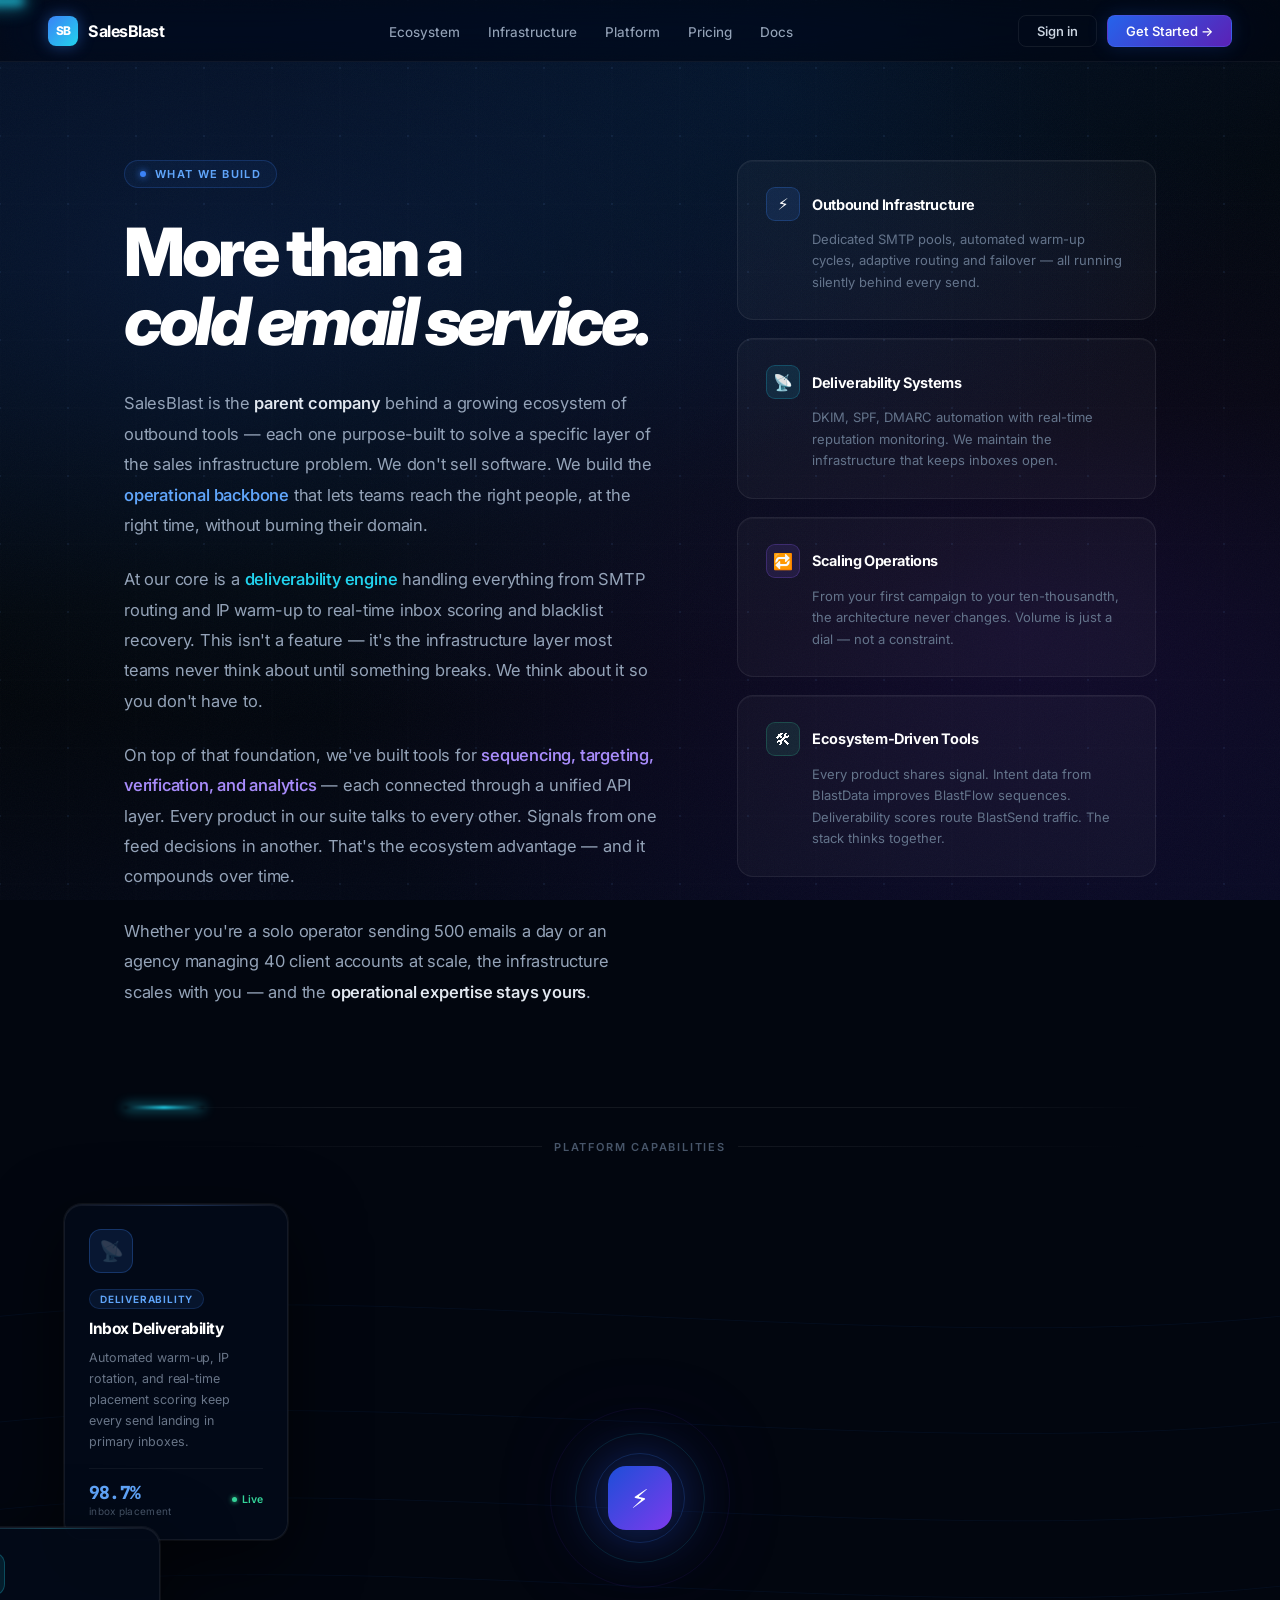
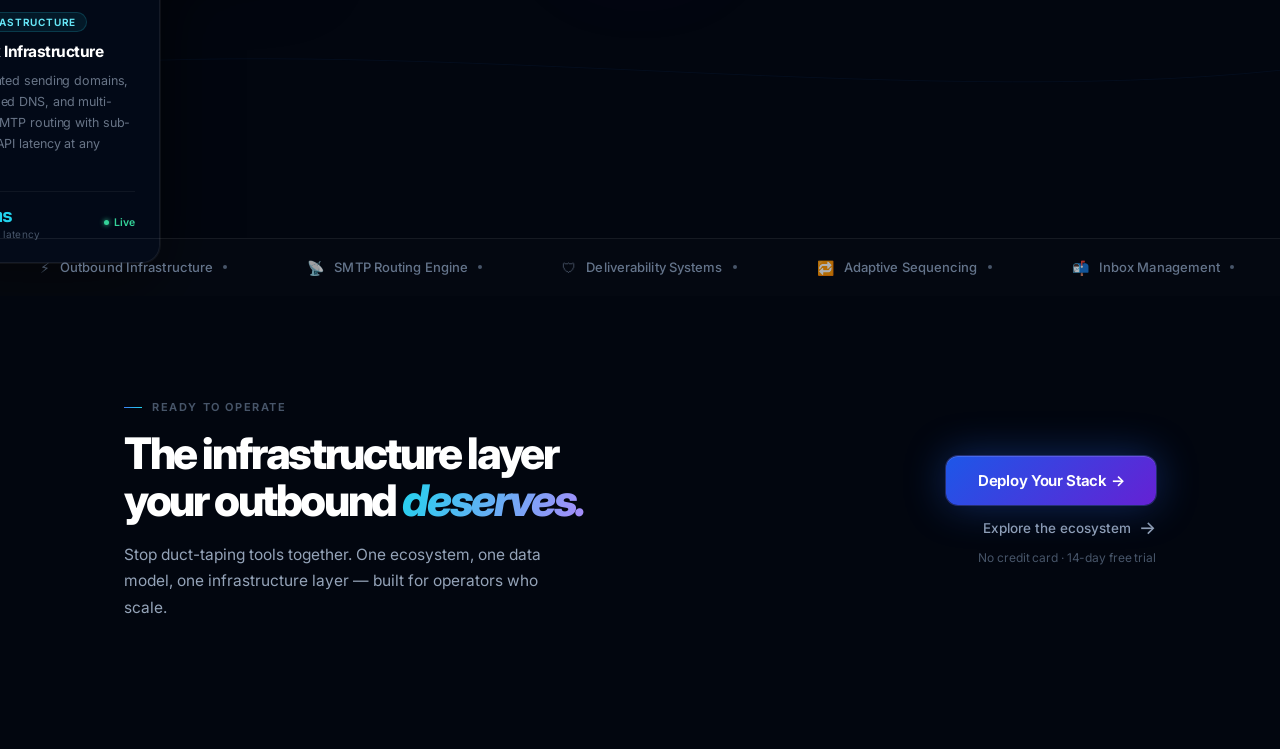
<file: story.html>
<!DOCTYPE html>
<html lang="en">
<head>
<meta charset="UTF-8" />
<meta name="viewport" content="width=device-width, initial-scale=1.0" />
<title>SalesBlast — More than a cold email service</title>
<link rel="preconnect" href="https://fonts.googleapis.com" />
<link href="https://fonts.googleapis.com/css2?family=Inter:ital,opsz,wght@0,14..32,300;0,14..32,400;0,14..32,500;0,14..32,600;0,14..32,700;0,14..32,800;0,14..32,900;1,14..32,400&family=JetBrains+Mono:wght@400;500;600&display=swap" rel="stylesheet" />
<style>

/* ── BASE ── */
*, *::before, *::after { box-sizing: border-box; margin: 0; padding: 0; }

:root {
  --bg-0:      #02060f;
  --bg-1:      #030c1a;
  --bg-2:      #051224;
  --bg-3:      #071830;
  --blue-600:  #1d4ed8;
  --blue-500:  #2563eb;
  --blue-400:  #3b82f6;
  --blue-300:  #60a5fa;
  --blue-200:  #93c5fd;
  --cyan-500:  #06b6d4;
  --cyan-400:  #22d3ee;
  --cyan-300:  #67e8f9;
  --violet-600:#7c3aed;
  --violet-500:#8b5cf6;
  --violet-400:#a78bfa;
  --violet-300:#c4b5fd;
  --green-500: #10b981;
  --green-400: #34d399;
  --amber-400: #fbbf24;
  --rose-400:  #fb7185;
  --slate-600: #475569;
  --slate-500: #64748b;
  --slate-400: #94a3b8;
  --slate-300: #cbd5e1;
  --slate-200: #e2e8f0;
  --white:     #ffffff;
  --glass-bg:  rgba(255,255,255,0.026);
  --glass-bd:  rgba(255,255,255,0.072);
  --glass-bd2: rgba(255,255,255,0.13);
}

html { scroll-behavior: smooth; }
body {
  font-family: 'Inter', system-ui, sans-serif;
  background: var(--bg-0);
  color: var(--white);
  -webkit-font-smoothing: antialiased;
  -moz-osx-font-smoothing: grayscale;
  overflow-x: hidden;
}

::-webkit-scrollbar { width: 3px; }
::-webkit-scrollbar-track { background: var(--bg-0); }
::-webkit-scrollbar-thumb { background: #1a3050; border-radius: 2px; }


/* ════════════════════════════════════════
   NAV
════════════════════════════════════════ */
.navbar {
  position: fixed; top: 0; left: 0; right: 0; z-index: 200;
  height: 62px; display: flex; align-items: center; justify-content: space-between;
  padding: 0 48px;
  background: rgba(2,6,15,0.6);
  backdrop-filter: blur(22px) saturate(160%);
  border-bottom: 1px solid rgba(255,255,255,0.05);
}
.nav-brand {
  display: flex; align-items: center; gap: 10px;
  font-size: 16px; font-weight: 720; letter-spacing: -0.5px;
  color: var(--white); text-decoration: none;
}
.brand-mark {
  width: 30px; height: 30px; border-radius: 8px;
  background: linear-gradient(135deg, var(--blue-400), var(--cyan-400));
  display: flex; align-items: center; justify-content: center;
  font-size: 12px; font-weight: 800; color: white;
  box-shadow: 0 0 16px rgba(59,130,246,0.45);
}
.nav-links { display: flex; gap: 28px; list-style: none; }
.nav-links a {
  font-size: 13.5px; font-weight: 450; color: var(--slate-400);
  text-decoration: none; transition: color 0.2s;
}
.nav-links a:hover { color: var(--white); }
.nav-right { display: flex; gap: 10px; align-items: center; }
.nbtn {
  padding: 7px 18px; border-radius: 8px; font-size: 13px; font-weight: 550;
  text-decoration: none; transition: all 0.2s; cursor: pointer;
}
.nbtn.g { color: var(--slate-300); border: 1px solid var(--glass-bd); background: transparent; }
.nbtn.g:hover { background: var(--glass-bg); color: var(--white); }
.nbtn.s {
  color: white; background: linear-gradient(135deg, var(--blue-500), #5b21b6);
  border: 1px solid rgba(99,102,241,0.3);
  box-shadow: 0 0 20px rgba(37,99,235,0.2);
}
.nbtn.s:hover { box-shadow: 0 0 32px rgba(37,99,235,0.38); transform: translateY(-1px); }


/* ════════════════════════════════════════
   GLOBAL BACKGROUND
════════════════════════════════════════ */
.page-bg {
  position: fixed; inset: 0; z-index: 0; pointer-events: none;
  background:
    radial-gradient(ellipse 70% 50% at 20% 30%,  rgba(13,40,90,0.45), transparent),
    radial-gradient(ellipse 55% 55% at 80% 70%,  rgba(60,20,120,0.25), transparent),
    radial-gradient(ellipse 40% 40% at 60% 10%,  rgba(4,50,100,0.2),  transparent),
    linear-gradient(170deg, #030d1e 0%, #020609 55%, #04091c 100%);
}
.page-noise {
  position: fixed; inset: 0; z-index: 1; pointer-events: none; opacity: 0.032;
  background-image: url("data:image/svg+xml,%3Csvg xmlns='http://www.w3.org/2000/svg' width='256' height='256'%3E%3Cfilter id='n'%3E%3CfeTurbulence type='fractalNoise' baseFrequency='0.78' numOctaves='4' stitchTiles='stitch'/%3E%3C/filter%3E%3Crect width='256' height='256' filter='url(%23n)'/%3E%3C/svg%3E");
  background-size: 256px;
}
#grid-canvas { position: fixed; inset: 0; z-index: 2; pointer-events: none; }


/* ════════════════════════════════════════
   SECTION — STORYTELLING
════════════════════════════════════════ */
.story-section {
  position: relative; z-index: 10;
  padding: 160px 0 0;
  overflow: hidden;
}

/* light sweep that passes over the section */
.sweep-light {
  position: absolute; top: 0; left: 0; bottom: 0;
  width: 40%; pointer-events: none; z-index: 0;
  background: linear-gradient(105deg,
    transparent 0%,
    rgba(96,165,250,0.018) 45%,
    rgba(34,211,238,0.025) 50%,
    rgba(96,165,250,0.018) 55%,
    transparent 100%);
  transform: translateX(-100%);
  animation: sweep 9s 1.2s ease-in-out infinite;
}
@keyframes sweep {
  0%   { transform: translateX(-100%) skewX(-8deg); opacity: 0; }
  8%   { opacity: 1; }
  92%  { opacity: 1; }
  100% { transform: translateX(300%) skewX(-8deg); opacity: 0; }
}

/* ── INTRO BLOCK ── */
.intro-block {
  max-width: 1160px; margin: 0 auto; padding: 0 64px;
  display: grid; grid-template-columns: 1.12fr 0.88fr; gap: 80px; align-items: start;
  position: relative; z-index: 5;
}

/* eyebrow */
.eyebrow {
  display: inline-flex; align-items: center; gap: 9px;
  padding: 6px 15px; border-radius: 100px; width: fit-content;
  background: rgba(59,130,246,0.06);
  border: 1px solid rgba(59,130,246,0.22);
  margin-bottom: 30px;
  opacity: 0; animation: riseIn 0.7s 0.15s ease forwards;
}
.ey-pip {
  width: 6px; height: 6px; border-radius: 50%;
  background: var(--blue-400); box-shadow: 0 0 7px var(--blue-400);
  animation: pip 2s ease infinite;
}
@keyframes pip { 0%,100%{transform:scale(1);opacity:1} 50%{transform:scale(1.4);opacity:0.6} }
.ey-text {
  font-size: 11px; font-weight: 650; letter-spacing: 1.3px;
  text-transform: uppercase; color: var(--blue-300);
}

/* headline */
.main-headline {
  font-size: clamp(40px, 5.2vw, 76px);
  font-weight: 840; letter-spacing: -3.5px; line-height: 1.04;
  color: var(--white); margin-bottom: 32px;
  opacity: 0; animation: riseIn 0.75s 0.28s ease forwards;
}
.main-headline .emp {
  background: linear-gradient(118deg, var(--blue-300) 0%, var(--cyan-400) 45%, var(--violet-400) 90%);
  -webkit-background-clip: text; -webkit-text-fill-color: transparent; background-clip: text;
  filter: drop-shadow(0 0 28px rgba(96,165,250,0.22));
}

/* body copy */
.story-body {
  opacity: 0; animation: riseIn 0.75s 0.4s ease forwards;
}
.story-para {
  font-size: clamp(15px, 1.35vw, 16.5px);
  color: var(--slate-400); line-height: 1.84; letter-spacing: -0.2px;
  margin-bottom: 24px; max-width: 540px;
}
.story-para:last-child { margin-bottom: 0; }
.story-para strong { color: var(--slate-200); font-weight: 580; }
.story-para .hl-blue  { color: var(--blue-300);   font-weight: 550; }
.story-para .hl-cyan  { color: var(--cyan-400);   font-weight: 550; }
.story-para .hl-violet{ color: var(--violet-300); font-weight: 550; }

/* ── RIGHT COLUMN: stat pillars ── */
.stat-pillars {
  display: flex; flex-direction: column; gap: 18px;
  opacity: 0; animation: riseIn 0.75s 0.52s ease forwards;
}
.pillar {
  background: rgba(255,255,255,0.03);
  border: 1px solid var(--glass-bd);
  border-radius: 16px; padding: 26px 28px;
  position: relative; overflow: hidden;
  transition: all 0.35s cubic-bezier(0.23,1,0.32,1);
  cursor: default;
  box-shadow: 0 1px 0 rgba(255,255,255,0.04) inset;
}
.pillar:hover {
  background: rgba(255,255,255,0.04);
  border-color: var(--glass-bd2);
  transform: translateX(5px);
}
.pillar::before {
  content: ''; position: absolute; left: 0; top: 0; bottom: 0;
  width: 2px; border-radius: 0 2px 2px 0;
  opacity: 0; transition: opacity 0.3s;
}
.pillar:hover::before { opacity: 1; }
.pillar.p-blue::before  { background: linear-gradient(180deg, var(--blue-400), var(--cyan-400)); }
.pillar.p-cyan::before  { background: linear-gradient(180deg, var(--cyan-400), var(--violet-400)); }
.pillar.p-violet::before{ background: linear-gradient(180deg, var(--violet-400), var(--blue-400)); }
.pillar.p-green::before { background: linear-gradient(180deg, var(--green-400), var(--cyan-400)); }

.pillar-top { display: flex; align-items: center; gap: 12px; margin-bottom: 8px; }
.pillar-icon {
  width: 34px; height: 34px; border-radius: 9px; flex-shrink: 0;
  display: flex; align-items: center; justify-content: center; font-size: 16px;
}
.pillar.p-blue   .pillar-icon { background: rgba(59,130,246,0.12); border: 1px solid rgba(59,130,246,0.25); }
.pillar.p-cyan   .pillar-icon { background: rgba(34,211,238,0.1);  border: 1px solid rgba(34,211,238,0.22); }
.pillar.p-violet .pillar-icon { background: rgba(139,92,246,0.12); border: 1px solid rgba(139,92,246,0.25); }
.pillar.p-green  .pillar-icon { background: rgba(52,211,153,0.1);  border: 1px solid rgba(52,211,153,0.22); }

.pillar-title { font-size: 14.5px; font-weight: 680; color: var(--white); letter-spacing: -0.4px; }
.pillar-desc  { font-size: 13px; color: var(--slate-500); line-height: 1.65; padding-left: 46px; }


/* ════════════════════════════════════════
   DIVIDER: SCAN LINE
════════════════════════════════════════ */
.scan-divider {
  max-width: 1160px; margin: 100px auto 0; padding: 0 64px;
  opacity: 0; animation: riseIn 0.6s 0.7s ease forwards;
}
.scan-line {
  height: 1px; position: relative; overflow: visible;
  background: linear-gradient(90deg, transparent 0%, var(--glass-bd) 20%, var(--glass-bd) 80%, transparent 100%);
}
.scan-line::after {
  content: '';
  position: absolute; top: -1px; left: 0;
  width: 80px; height: 3px; border-radius: 2px;
  background: linear-gradient(90deg, transparent, var(--cyan-400), transparent);
  animation: scanMove 5s ease-in-out infinite;
  filter: blur(1px);
  box-shadow: 0 0 12px var(--cyan-400);
}
@keyframes scanMove {
  0%   { left: -80px;  opacity: 0; }
  5%   { opacity: 1; }
  95%  { opacity: 1; }
  100% { left: calc(100% + 80px); opacity: 0; }
}

/* ── tiny label on the divider ── */
.scan-label {
  display: flex; align-items: center; justify-content: center;
  margin-top: 32px; gap: 12px;
  font-size: 11px; font-weight: 600; color: var(--slate-600);
  text-transform: uppercase; letter-spacing: 1.8px;
}
.scan-label::before, .scan-label::after {
  content: ''; flex: 1; height: 1px;
  background: linear-gradient(90deg, transparent, var(--glass-bd));
}
.scan-label::after {
  background: linear-gradient(90deg, var(--glass-bd), transparent);
}


/* ════════════════════════════════════════
   CARD CONSTELLATION ZONE
════════════════════════════════════════ */
.constellation-zone {
  position: relative; z-index: 10;
  height: 640px; margin-top: 24px;
  overflow: visible;
}
#const-canvas {
  position: absolute; inset: 0; z-index: 1; pointer-events: none;
}

/* ── FEATURE CARDS ── */
.feat-card {
  position: absolute; z-index: 20;
  width: 224px;
  background: rgba(3,10,24,0.92);
  border: 1px solid var(--glass-bd);
  border-radius: 18px;
  padding: 24px 24px 22px;
  backdrop-filter: blur(32px) saturate(190%);
  box-shadow:
    0 0 0 1px rgba(255,255,255,0.05),
    0 24px 72px rgba(0,0,0,0.6),
    inset 0 1px 0 rgba(255,255,255,0.06);
  cursor: default;
  opacity: 0;
  transition:
    transform 0.45s cubic-bezier(0.23,1,0.32,1),
    border-color 0.3s,
    box-shadow 0.4s;
}
.feat-card::before {
  content: ''; position: absolute; top: 0; left: 20px; right: 20px; height: 1px;
  border-radius: 0 0 8px 8px;
  transition: opacity 0.3s;
}
.feat-card:hover {
  border-color: var(--glass-bd2);
  transform: translateY(-6px) scale(1.018) !important;
}
.feat-card:hover::before { opacity: 1 !important; }

/* card — Deliverability */
.fc-deliver {
  top: 4%;  left: 5%;
  animation: cardIn 0.75s 1.0s cubic-bezier(0.23,1,0.32,1) forwards,
             bobA 8s    1.75s ease-in-out infinite;
}
.fc-deliver::before  { background: linear-gradient(90deg, transparent, rgba(59,130,246,0.5), transparent); opacity: 0.5; }
.fc-deliver:hover    { box-shadow: 0 0 0 1px rgba(59,130,246,0.2), 0 24px 70px rgba(0,0,0,0.6), 0 0 60px rgba(37,99,235,0.12) !important; }

/* card — Inbox Infrastructure */
.fc-inbox {
  top: 2%;  right: 5%;
  animation: cardIn 0.75s 1.2s cubic-bezier(0.23,1,0.32,1) forwards,
             bobB 9s    2.0s ease-in-out infinite;
}
.fc-inbox::before   { background: linear-gradient(90deg, transparent, rgba(34,211,238,0.5), transparent); opacity: 0.5; }
.fc-inbox:hover     { box-shadow: 0 0 0 1px rgba(34,211,238,0.2), 0 24px 70px rgba(0,0,0,0.6), 0 0 60px rgba(34,211,238,0.1) !important; }

/* card — Verification */
.fc-verify {
  top: 38%; left: 50%; transform: translateX(-50%);
  animation: cardInC 0.75s 0.85s cubic-bezier(0.23,1,0.32,1) forwards,
             bobC 10s   1.6s ease-in-out infinite;
}
.fc-verify::before  { background: linear-gradient(90deg, transparent, rgba(139,92,246,0.5), transparent); opacity: 0.5; }
.fc-verify:hover    { box-shadow: 0 0 0 1px rgba(139,92,246,0.22), 0 24px 70px rgba(0,0,0,0.6), 0 0 60px rgba(124,58,237,0.12) !important; }

/* card — Sequencing */
.fc-seq {
  bottom: 6%; left: 6%;
  animation: cardIn 0.75s 1.4s cubic-bezier(0.23,1,0.32,1) forwards,
             bobD 7s    2.2s ease-in-out infinite;
}
.fc-seq::before     { background: linear-gradient(90deg, transparent, rgba(52,211,153,0.45), transparent); opacity: 0.5; }
.fc-seq:hover       { box-shadow: 0 0 0 1px rgba(52,211,153,0.2), 0 24px 70px rgba(0,0,0,0.6), 0 0 60px rgba(52,211,153,0.1) !important; }

/* card — Outreach Operations */
.fc-ops {
  bottom: 5%; right: 6%;
  animation: cardIn 0.75s 1.6s cubic-bezier(0.23,1,0.32,1) forwards,
             bobE 8.5s  2.4s ease-in-out infinite;
}
.fc-ops::before     { background: linear-gradient(90deg, transparent, rgba(251,191,36,0.4), transparent); opacity: 0.5; }
.fc-ops:hover       { box-shadow: 0 0 0 1px rgba(251,191,36,0.18), 0 24px 70px rgba(0,0,0,0.6), 0 0 60px rgba(251,191,36,0.08) !important; }

@keyframes cardIn  { from{opacity:0;transform:translateY(30px)}          to{opacity:1;transform:translateY(0)} }
@keyframes cardInC { from{opacity:0;transform:translate(-50%,30px)}      to{opacity:1;transform:translate(-50%,0)} }

@keyframes bobA { 0%,100%{transform:translateY(0)}    50%{transform:translateY(-10px)} }
@keyframes bobB { 0%,100%{transform:translateY(0)}    50%{transform:translateY(-14px)} }
@keyframes bobC { 0%,100%{transform:translate(-50%,0)} 50%{transform:translate(-50%,-9px)} }
@keyframes bobD { 0%,100%{transform:translateY(0)}    50%{transform:translateY(-8px)} }
@keyframes bobE { 0%,100%{transform:translateY(0)}    50%{transform:translateY(-12px)} }

/* card internals */
.fc-icon-wrap {
  width: 44px; height: 44px; border-radius: 12px; margin-bottom: 14px;
  display: flex; align-items: center; justify-content: center; font-size: 20px;
  position: relative;
}
.fc-icon-wrap::after {
  content: ''; position: absolute; inset: 0; border-radius: 12px;
  animation: iconPulse 3s ease infinite;
}
@keyframes iconPulse { 0%,100%{box-shadow:0 0 0 0 currentColor} 50%{box-shadow:0 0 16px 4px currentColor} }

.fc-deliver .fc-icon-wrap {
  background: rgba(59,130,246,0.12); border: 1px solid rgba(59,130,246,0.28);
  color: rgba(59,130,246,0.18);
}
.fc-inbox .fc-icon-wrap {
  background: rgba(34,211,238,0.1); border: 1px solid rgba(34,211,238,0.25);
  color: rgba(34,211,238,0.15);
}
.fc-verify .fc-icon-wrap {
  background: rgba(139,92,246,0.12); border: 1px solid rgba(139,92,246,0.28);
  color: rgba(139,92,246,0.18);
}
.fc-seq .fc-icon-wrap {
  background: rgba(52,211,153,0.1); border: 1px solid rgba(52,211,153,0.25);
  color: rgba(52,211,153,0.15);
}
.fc-ops .fc-icon-wrap {
  background: rgba(251,191,36,0.08); border: 1px solid rgba(251,191,36,0.22);
  color: rgba(251,191,36,0.12);
}

.fc-badge {
  display: inline-flex; align-items: center; gap: 5px; margin-bottom: 10px;
  padding: 3px 10px; border-radius: 100px;
  font-size: 10px; font-weight: 650; letter-spacing: 0.8px; text-transform: uppercase;
}
.fc-deliver .fc-badge { color: var(--blue-300);   background: rgba(59,130,246,0.1);  border: 1px solid rgba(59,130,246,0.2); }
.fc-inbox   .fc-badge { color: var(--cyan-300);   background: rgba(34,211,238,0.08); border: 1px solid rgba(34,211,238,0.18); }
.fc-verify  .fc-badge { color: var(--violet-300); background: rgba(139,92,246,0.1);  border: 1px solid rgba(139,92,246,0.22); }
.fc-seq     .fc-badge { color: var(--green-400);  background: rgba(52,211,153,0.08); border: 1px solid rgba(52,211,153,0.2); }
.fc-ops     .fc-badge { color: var(--amber-400);  background: rgba(251,191,36,0.07); border: 1px solid rgba(251,191,36,0.18); }

.fc-title {
  font-size: 15.5px; font-weight: 720; color: var(--white);
  letter-spacing: -0.5px; margin-bottom: 9px;
}
.fc-desc {
  font-size: 12.5px; color: rgba(148,163,184,0.7); line-height: 1.68; letter-spacing: -0.1px;
  margin-bottom: 16px;
}
.fc-meta {
  display: flex; align-items: center; justify-content: space-between;
  padding-top: 12px; border-top: 1px solid rgba(255,255,255,0.05);
}
.fc-stat-num {
  font-size: 18px; font-weight: 800; letter-spacing: -0.8px;
  font-family: 'JetBrains Mono', monospace;
}
.fc-deliver .fc-stat-num { color: var(--blue-300); }
.fc-inbox   .fc-stat-num { color: var(--cyan-400); }
.fc-verify  .fc-stat-num { color: var(--violet-300); }
.fc-seq     .fc-stat-num { color: var(--green-400); }
.fc-ops     .fc-stat-num { color: var(--amber-400); }

.fc-stat-label { font-size: 10px; color: var(--slate-600); letter-spacing: 0.3px; margin-top: 1px; }
.fc-live {
  display: flex; align-items: center; gap: 5px;
  font-size: 10.5px; font-weight: 600; color: var(--green-400);
}
.fc-live-dot {
  width: 5px; height: 5px; border-radius: 50%;
  background: var(--green-400); box-shadow: 0 0 5px var(--green-400);
  animation: pip 1.8s ease infinite;
}

/* ── central node placeholder for canvas anchoring ── */
.const-center-node {
  position: absolute; top: 50%; left: 50%;
  transform: translate(-50%, -50%);
  width: 64px; height: 64px; border-radius: 18px; z-index: 18;
  background: linear-gradient(135deg, var(--blue-600), var(--violet-600));
  display: flex; align-items: center; justify-content: center; font-size: 26px;
  box-shadow: 0 0 60px rgba(37,99,235,0.5), 0 0 120px rgba(124,58,237,0.25);
  opacity: 0; animation: coreIn 1s 0.6s cubic-bezier(0.23,1,0.32,1) forwards;
}
@keyframes coreIn { from{opacity:0;transform:translate(-50%,-50%) scale(0.7)} to{opacity:1;transform:translate(-50%,-50%) scale(1)} }
.core-ring {
  position: absolute; border-radius: 50%;
  border: 1px solid rgba(59,130,246,0.2);
  animation: coreRing 3.5s ease infinite;
}
.core-ring-1 { width: 90px; height: 90px; }
.core-ring-2 { width: 130px; height: 130px; animation-delay: 0.5s; border-color: rgba(34,211,238,0.12); }
.core-ring-3 { width: 180px; height: 180px; animation-delay: 1s; border-color: rgba(124,58,237,0.08); }
@keyframes coreRing { 0%,100%{opacity:0.6;transform:scale(1)} 50%{opacity:1;transform:scale(1.04)} }


/* ════════════════════════════════════════
   BOTTOM STRIP: CAPABILITY TICKER
════════════════════════════════════════ */
.cap-strip {
  position: relative; z-index: 10;
  border-top: 1px solid var(--glass-bd);
  background: rgba(255,255,255,0.012);
  padding: 20px 0; overflow: hidden; margin-top: 20px;
}
.cap-strip-inner {
  display: flex; align-items: center;
  animation: tickerScroll 28s linear infinite;
  white-space: nowrap; width: max-content; gap: 0;
}
@keyframes tickerScroll { from{transform:translateX(0)} to{transform:translateX(-50%)} }
.cap-item {
  display: inline-flex; align-items: center; gap: 10px;
  padding: 0 40px; font-size: 13px; font-weight: 500;
  color: var(--slate-500); letter-spacing: 0.1px;
}
.cap-item:hover { color: var(--slate-400); }
.cap-sep {
  display: inline-block; width: 4px; height: 4px; border-radius: 50%;
  background: var(--slate-600); flex-shrink: 0;
}
.cap-icon { font-size: 14px; opacity: 0.7; }


/* ════════════════════════════════════════
   BOTTOM CTA ROW
════════════════════════════════════════ */
.bottom-cta {
  max-width: 1160px; margin: 0 auto;
  padding: 104px 64px 128px;
  position: relative; z-index: 10;
  display: flex; align-items: center; justify-content: space-between; gap: 56px;
}
.bcta-left { max-width: 520px; }
.bcta-label {
  font-size: 11px; font-weight: 650; letter-spacing: 1.6px; text-transform: uppercase;
  color: var(--slate-600); margin-bottom: 16px;
  display: flex; align-items: center; gap: 10px;
}
.bcta-label::before {
  content: ''; display: block; width: 18px; height: 1px;
  background: linear-gradient(90deg, var(--blue-400), var(--cyan-400));
}
.bcta-heading {
  font-size: clamp(30px, 3.4vw, 48px); font-weight: 820;
  letter-spacing: -2.4px; line-height: 1.08; color: var(--white); margin-bottom: 18px;
}
.bcta-heading .emp2 {
  background: linear-gradient(110deg, var(--cyan-400), var(--violet-300));
  -webkit-background-clip: text; -webkit-text-fill-color: transparent; background-clip: text;
}
.bcta-sub { font-size: 15.5px; color: var(--slate-400); line-height: 1.7; max-width: 440px; }

.bcta-actions { display: flex; flex-direction: column; gap: 12px; align-items: flex-end; }
.btn-glow2 {
  display: inline-flex; align-items: center; gap: 10px;
  padding: 15px 32px; border-radius: 12px; border: none;
  font-size: 15px; font-weight: 650; color: var(--white); letter-spacing: -0.3px;
  cursor: pointer; text-decoration: none; white-space: nowrap;
  background: linear-gradient(135deg, #1d57e8 0%, #6521d4 100%);
  box-shadow: 0 0 0 1px rgba(99,102,241,0.35), 0 0 40px rgba(37,99,235,0.4), 0 6px 24px rgba(0,0,0,0.45), inset 0 1px 0 rgba(255,255,255,0.14);
  transition: all 0.28s cubic-bezier(0.23,1,0.32,1);
}
.btn-glow2:hover { transform: translateY(-2px) scale(1.01); box-shadow: 0 0 0 1px rgba(99,102,241,0.45), 0 0 60px rgba(37,99,235,0.55), 0 10px 40px rgba(0,0,0,0.5), inset 0 1px 0 rgba(255,255,255,0.18); }
.btn-line2 {
  display: inline-flex; align-items: center; gap: 8px;
  font-size: 13.5px; font-weight: 500; color: var(--slate-400); text-decoration: none;
  transition: color 0.2s;
}
.btn-line2:hover { color: var(--white); }
.btn-line2 span { font-size: 18px; transition: transform 0.2s; }
.btn-line2:hover span { transform: translateX(4px); }
.bcta-note { font-size: 12px; color: var(--slate-600); letter-spacing: -0.1px; }


/* ════════════════════════════════════════
   ANIMATIONS
════════════════════════════════════════ */
@keyframes riseIn {
  from { opacity: 0; transform: translateY(22px); }
  to   { opacity: 1; transform: translateY(0); }
}

.reveal { opacity: 0; transform: translateY(28px); transition: opacity 0.75s ease, transform 0.75s ease; }
.reveal.in { opacity: 1; transform: none; }
.reveal.d1 { transition-delay: 0.1s; }
.reveal.d2 { transition-delay: 0.22s; }
.reveal.d3 { transition-delay: 0.36s; }


/* ════════════════════════════════════════
   RESPONSIVE
════════════════════════════════════════ */
@media (max-width: 1050px) {
  .intro-block { grid-template-columns: 1fr; gap: 48px; padding: 0 40px; }
  .stat-pillars { max-width: 580px; }
}
@media (max-width: 768px) {
  .navbar { padding: 0 24px; }
  .nav-links { display: none; }
  .intro-block { padding: 0 24px; }
  .scan-divider { padding: 0 24px; }
  .constellation-zone { height: 900px; }
  .feat-card { width: 180px; }
  .bottom-cta { flex-direction: column; padding: 60px 24px 80px; }
  .bcta-actions { align-items: flex-start; }
}

</style>
<link rel="stylesheet" href="sb-animations.css">
</head>
<body>

<!-- ── GLOBAL BG ── -->
<div class="page-bg"></div>
<div class="page-noise"></div>
<canvas id="grid-canvas"></canvas>

<!-- ── NAV ── -->
<nav class="navbar">
  <a class="nav-brand" href="#">
    <div class="brand-mark">SB</div>
    SalesBlast
  </a>
  <ul class="nav-links">
    <li><a href="#">Ecosystem</a></li>
    <li><a href="#">Infrastructure</a></li>
    <li><a href="#">Platform</a></li>
    <li><a href="#">Pricing</a></li>
    <li><a href="#">Docs</a></li>
  </ul>
  <div class="nav-right">
    <a href="#" class="nbtn g">Sign in</a>
    <a href="#" class="nbtn s">Get Started →</a>
  </div>
</nav>


<!-- ════════════════════════════════════════
     STORYTELLING SECTION
════════════════════════════════════════ -->
<section class="story-section">
  <div class="sweep-light"></div>

  <!-- ── INTRO ── -->
  <div class="intro-block">

    <!-- LEFT: copy -->
    <div>
      <div class="eyebrow">
        <div class="ey-pip"></div>
        <span class="ey-text">What we build</span>
      </div>

      <h2 class="main-headline">
        More than a<br>
        <em>cold email service.</em>
      </h2>

      <div class="story-body">
        <p class="story-para">
          SalesBlast is the <strong>parent company</strong> behind a growing ecosystem of outbound tools —
          each one purpose-built to solve a specific layer of the sales infrastructure problem.
          We don't sell software. We build the <span class="hl-blue">operational backbone</span> that lets teams
          reach the right people, at the right time, without burning their domain.
        </p>

        <p class="story-para">
          At our core is a <span class="hl-cyan">deliverability engine</span> handling everything from
          SMTP routing and IP warm-up to real-time inbox scoring and blacklist recovery.
          This isn't a feature — it's the infrastructure layer most teams never think about
          until something breaks. We think about it so you don't have to.
        </p>

        <p class="story-para">
          On top of that foundation, we've built tools for
          <span class="hl-violet">sequencing, targeting, verification, and analytics</span> —
          each connected through a unified API layer. Every product in our suite
          talks to every other. Signals from one feed decisions in another.
          That's the ecosystem advantage — and it compounds over time.
        </p>

        <p class="story-para">
          Whether you're a solo operator sending 500 emails a day or an agency
          managing 40 client accounts at scale, the infrastructure scales with you —
          and the <strong>operational expertise stays yours</strong>.
        </p>
      </div>
    </div>

    <!-- RIGHT: stat pillars -->
    <div class="stat-pillars">
      <div class="pillar p-blue">
        <div class="pillar-top">
          <div class="pillar-icon">⚡</div>
          <div class="pillar-title">Outbound Infrastructure</div>
        </div>
        <div class="pillar-desc">Dedicated SMTP pools, automated warm-up cycles, adaptive routing and failover — all running silently behind every send.</div>
      </div>
      <div class="pillar p-cyan">
        <div class="pillar-top">
          <div class="pillar-icon">📡</div>
          <div class="pillar-title">Deliverability Systems</div>
        </div>
        <div class="pillar-desc">DKIM, SPF, DMARC automation with real-time reputation monitoring. We maintain the infrastructure that keeps inboxes open.</div>
      </div>
      <div class="pillar p-violet">
        <div class="pillar-top">
          <div class="pillar-icon">🔁</div>
          <div class="pillar-title">Scaling Operations</div>
        </div>
        <div class="pillar-desc">From your first campaign to your ten-thousandth, the architecture never changes. Volume is just a dial — not a constraint.</div>
      </div>
      <div class="pillar p-green">
        <div class="pillar-top">
          <div class="pillar-icon">🛠</div>
          <div class="pillar-title">Ecosystem-Driven Tools</div>
        </div>
        <div class="pillar-desc">Every product shares signal. Intent data from BlastData improves BlastFlow sequences. Deliverability scores route BlastSend traffic. The stack thinks together.</div>
      </div>
    </div>

  </div>

  <!-- ── SCAN DIVIDER ── -->
  <div class="scan-divider">
    <div class="scan-line"></div>
    <div class="scan-label">Platform Capabilities</div>
  </div>

  <!-- ── CARD CONSTELLATION ── -->
  <div class="constellation-zone">
    <canvas id="const-canvas"></canvas>

    <!-- Central core node -->
    <div class="const-center-node" id="core-node">
      ⚡
      <div class="core-ring core-ring-1"></div>
      <div class="core-ring core-ring-2"></div>
      <div class="core-ring core-ring-3"></div>
    </div>

    <!-- CARD 1: Deliverability -->
    <div class="feat-card fc-deliver" id="fc-0">
      <div class="fc-icon-wrap">📡</div>
      <div class="fc-badge">Deliverability</div>
      <div class="fc-title">Inbox Deliverability</div>
      <div class="fc-desc">Automated warm-up, IP rotation, and real-time placement scoring keep every send landing in primary inboxes.</div>
      <div class="fc-meta">
        <div>
          <div class="fc-stat-num">98.7%</div>
          <div class="fc-stat-label">inbox placement</div>
        </div>
        <div class="fc-live"><div class="fc-live-dot"></div>Live</div>
      </div>
    </div>

    <!-- CARD 2: Inbox Infrastructure -->
    <div class="feat-card fc-inbox" id="fc-1">
      <div class="fc-icon-wrap">📬</div>
      <div class="fc-badge">Infrastructure</div>
      <div class="fc-title">Inbox Infrastructure</div>
      <div class="fc-desc">Dedicated sending domains, managed DNS, and multi-pool SMTP routing with sub-12ms API latency at any scale.</div>
      <div class="fc-meta">
        <div>
          <div class="fc-stat-num">&lt;12ms</div>
          <div class="fc-stat-label">p99 API latency</div>
        </div>
        <div class="fc-live"><div class="fc-live-dot"></div>Live</div>
      </div>
    </div>

    <!-- CARD 3: Verification (center) -->
    <div class="feat-card fc-verify" id="fc-2">
      <div class="fc-icon-wrap">🛡</div>
      <div class="fc-badge">Verification</div>
      <div class="fc-title">Contact Verification</div>
      <div class="fc-desc">Real-time email validation, catch-all detection, and MX-level verification across your entire contact universe.</div>
      <div class="fc-meta">
        <div>
          <div class="fc-stat-num">500M+</div>
          <div class="fc-stat-label">verified contacts</div>
        </div>
        <div class="fc-live"><div class="fc-live-dot"></div>Live</div>
      </div>
    </div>

    <!-- CARD 4: Sequencing -->
    <div class="feat-card fc-seq" id="fc-3">
      <div class="fc-icon-wrap">🔁</div>
      <div class="fc-badge">Sequencing</div>
      <div class="fc-title">Smart Sequencing</div>
      <div class="fc-desc">Adaptive multi-step sequences that rewrite themselves based on open rates, reply signals, and timing patterns.</div>
      <div class="fc-meta">
        <div>
          <div class="fc-stat-num">7.8%</div>
          <div class="fc-stat-label">avg. reply rate</div>
        </div>
        <div class="fc-live"><div class="fc-live-dot"></div>Live</div>
      </div>
    </div>

    <!-- CARD 5: Outreach Operations -->
    <div class="feat-card fc-ops" id="fc-4">
      <div class="fc-icon-wrap">📊</div>
      <div class="fc-badge">Operations</div>
      <div class="fc-title">Outreach Operations</div>
      <div class="fc-desc">Unified ops dashboard across every campaign, client, and channel. Real-time attribution, team performance, and CRM sync.</div>
      <div class="fc-meta">
        <div>
          <div class="fc-stat-num">40K+</div>
          <div class="fc-stat-label">active operators</div>
        </div>
        <div class="fc-live"><div class="fc-live-dot"></div>Live</div>
      </div>
    </div>

  </div><!-- /constellation-zone -->


  <!-- ── CAPABILITY TICKER ── -->
  <div class="cap-strip">
    <div class="cap-strip-inner" id="ticker">
      <!-- duplicated for seamless loop -->
    </div>
  </div>

</section>


<!-- ── BOTTOM CTA ── -->
<div class="bottom-cta reveal">
  <div class="bcta-left">
    <div class="bcta-label">Ready to operate</div>
    <h3 class="bcta-heading">
      The infrastructure layer<br>
      your outbound <em class="emp2">deserves.</em>
    </h3>
    <p class="bcta-sub">Stop duct-taping tools together. One ecosystem, one data model, one infrastructure layer — built for operators who scale.</p>
  </div>
  <div class="bcta-actions">
    <a href="#" class="btn-glow2">
      Deploy Your Stack →
    </a>
    <a href="#" class="btn-line2">
      Explore the ecosystem <span>→</span>
    </a>
    <div class="bcta-note">No credit card · 14-day free trial</div>
  </div>
</div>


<!-- ════════════════════════════════════════
     SCRIPTS
════════════════════════════════════════ -->
<script>
/* ─── GRID CANVAS ─── */
(function() {
  const c = document.getElementById('grid-canvas');
  const x = c.getContext('2d');
  function draw() {
    c.width  = window.innerWidth;
    c.height = window.innerHeight;
    const sz = 68;
    x.strokeStyle = 'rgba(255,255,255,0.02)';
    x.lineWidth = 1;
    for (let i = 0; i < c.width;  i += sz) { x.beginPath(); x.moveTo(i,0); x.lineTo(i,c.height); x.stroke(); }
    for (let j = 0; j < c.height; j += sz) { x.beginPath(); x.moveTo(0,j); x.lineTo(c.width,j);  x.stroke(); }
    x.fillStyle = 'rgba(96,165,250,0.1)';
    for (let i = 0; i < c.width; i += sz)
      for (let j = 0; j < c.height; j += sz) {
        x.beginPath(); x.arc(i,j,1.1,0,Math.PI*2); x.fill();
      }
  }
  draw();
  window.addEventListener('resize', draw);
})();


/* ─── CONSTELLATION CANVAS ─── */
(function() {
  const canvas = document.getElementById('const-canvas');
  const ctx    = canvas.getContext('2d');
  const zone   = canvas.parentElement;

  // Card IDs and their accent colors
  const CARDS = [
    { id: 'fc-0', color: '#3b82f6' },
    { id: 'fc-1', color: '#22d3ee' },
    { id: 'fc-2', color: '#a78bfa' },
    { id: 'fc-3', color: '#34d399' },
    { id: 'fc-4', color: '#fbbf24' },
  ];

  // Edges: [from card idx, to card idx]
  const EDGES = [
    [0, 2], [1, 2], [2, 3], [2, 4],
    [0, 3], [1, 4], [3, 4], [0, 1],
  ];

  // Core to all cards
  const CORE_EDGES = [0, 1, 2, 3, 4];

  const particles = [];
  const MAX_P = 80;
  let W, H, t = 0;

  function getCenter(el, zoneRect) {
    const r = el.getBoundingClientRect();
    const z = zoneRect;
    return {
      x: r.left - z.left + r.width  / 2,
      y: r.top  - z.top  + r.height / 2,
    };
  }

  function getNodePositions() {
    const zRect = zone.getBoundingClientRect();
    const core  = document.getElementById('core-node');
    const cPos  = core ? getCenter(core, zRect) : { x: W/2, y: H/2 };

    const positions = CARDS.map(c => {
      const el = document.getElementById(c.id);
      return el ? getCenter(el, zRect) : { x: W/2, y: H/2 };
    });

    return { core: cPos, cards: positions };
  }

  function resize() {
    W = canvas.width  = zone.offsetWidth;
    H = canvas.height = zone.offsetHeight;
  }
  resize();
  window.addEventListener('resize', resize);

  function hexRgb(h) {
    return [
      parseInt(h.slice(1,3),16),
      parseInt(h.slice(3,5),16),
      parseInt(h.slice(5,7),16),
    ];
  }

  function spawnParticle(positions) {
    if (particles.length >= MAX_P) return;
    const useCore = Math.random() < 0.4;
    let fromP, toP, color;

    if (useCore) {
      const ci = Math.floor(Math.random() * CORE_EDGES.length);
      const reversed = Math.random() < 0.5;
      fromP  = reversed ? positions.cards[CORE_EDGES[ci]] : positions.core;
      toP    = reversed ? positions.core : positions.cards[CORE_EDGES[ci]];
      color  = CARDS[CORE_EDGES[ci]].color;
    } else {
      const e = EDGES[Math.floor(Math.random() * EDGES.length)];
      const reversed = Math.random() < 0.5;
      fromP  = reversed ? positions.cards[e[1]] : positions.cards[e[0]];
      toP    = reversed ? positions.cards[e[0]] : positions.cards[e[1]];
      color  = Math.random() < 0.5 ? CARDS[e[0]].color : CARDS[e[1]].color;
    }

    particles.push({
      fx: fromP.x, fy: fromP.y,
      tx: toP.x,   ty: toP.y,
      progress: 0,
      speed: Math.random() * 0.007 + 0.003,
      color,
      size: Math.random() * 2.5 + 1,
      trail: [],
    });
  }

  function drawEdgeLine(from, to, colorA, colorB, baseAlpha = 0.12) {
    const grd = ctx.createLinearGradient(from.x, from.y, to.x, to.y);
    const [ra,ga,ba] = hexRgb(colorA);
    const [rb,gb,bb] = hexRgb(colorB);
    grd.addColorStop(0, `rgba(${ra},${ga},${ba},${baseAlpha})`);
    grd.addColorStop(1, `rgba(${rb},${gb},${bb},${baseAlpha})`);
    ctx.beginPath();
    ctx.moveTo(from.x, from.y);
    ctx.lineTo(to.x, to.y);
    ctx.strokeStyle = grd;
    ctx.lineWidth = 0.8;
    ctx.setLineDash([4, 6]);
    ctx.stroke();
    ctx.setLineDash([]);
  }

  let lastSpawn = 0;
  function frame(ts) {
    ctx.clearRect(0, 0, W, H);
    t += 0.01;

    const pos = getNodePositions();

    // draw card-to-card edges
    EDGES.forEach(([a, b]) => {
      drawEdgeLine(pos.cards[a], pos.cards[b], CARDS[a].color, CARDS[b].color);
    });

    // draw core-to-card edges
    CORE_EDGES.forEach(ci => {
      drawEdgeLine(pos.core, pos.cards[ci], '#3b82f6', CARDS[ci].color, 0.18);
    });

    // spawn
    if (ts - lastSpawn > 160) {
      spawnParticle(pos);
      lastSpawn = ts;
    }

    // draw particles
    for (let i = particles.length - 1; i >= 0; i--) {
      const p = particles[i];
      p.progress += p.speed;
      if (p.progress >= 1) { particles.splice(i, 1); continue; }

      const e  = p.progress;
      const ease = e < 0.5 ? 2*e*e : 1 - Math.pow(-2*e+2,2)/2;
      const cx = p.fx + (p.tx - p.fx) * ease;
      const cy = p.fy + (p.ty - p.fy) * ease;

      p.trail.unshift({ x: cx, y: cy });
      if (p.trail.length > 12) p.trail.pop();

      const [r,g,b] = hexRgb(p.color);
      p.trail.forEach((pt, idx) => {
        const alpha = (1 - idx/p.trail.length) * 0.55 * (1 - Math.abs(p.progress - 0.5) * 0.6);
        ctx.beginPath();
        ctx.arc(pt.x, pt.y, p.size * (1 - idx/p.trail.length) * 0.9, 0, Math.PI*2);
        ctx.fillStyle = `rgba(${r},${g},${b},${alpha})`;
        ctx.fill();
      });

      // head glow
      const hg = ctx.createRadialGradient(cx,cy,0, cx,cy, p.size * 4);
      hg.addColorStop(0, `rgba(${r},${g},${b},0.85)`);
      hg.addColorStop(1, 'transparent');
      ctx.beginPath();
      ctx.arc(cx, cy, p.size * 4, 0, Math.PI*2);
      ctx.fillStyle = hg;
      ctx.fill();

      ctx.beginPath();
      ctx.arc(cx, cy, p.size, 0, Math.PI*2);
      ctx.fillStyle = `rgba(${r},${g},${b},1)`;
      ctx.fill();
    }

    // draw pulsing core node ring on canvas for extra depth
    const pr = 38 + 6 * Math.sin(t * 1.2);
    const cg = ctx.createRadialGradient(pos.core.x, pos.core.y, 0, pos.core.x, pos.core.y, pr * 3);
    cg.addColorStop(0, 'rgba(37,99,235,0.15)');
    cg.addColorStop(1, 'transparent');
    ctx.beginPath();
    ctx.arc(pos.core.x, pos.core.y, pr * 3, 0, Math.PI*2);
    ctx.fillStyle = cg;
    ctx.fill();

    requestAnimationFrame(frame);
  }
  requestAnimationFrame(frame);
})();


/* ─── CAPABILITY TICKER ─── */
(function() {
  const items = [
    { icon: '⚡', text: 'Outbound Infrastructure' },
    { icon: '📡', text: 'SMTP Routing Engine' },
    { icon: '🛡', text: 'Deliverability Systems' },
    { icon: '🔁', text: 'Adaptive Sequencing' },
    { icon: '📬', text: 'Inbox Management' },
    { icon: '🎯', text: 'Precision Targeting' },
    { icon: '🔌', text: 'API-First Platform' },
    { icon: '📊', text: 'Outreach Operations' },
    { icon: '✅', text: 'Contact Verification' },
    { icon: '🌐', text: 'Global IP Network' },
    { icon: '🔑', text: 'DKIM / SPF / DMARC' },
    { icon: '📈', text: 'Performance Analytics' },
  ];

  const ticker = document.getElementById('ticker');
  const buildItems = () => items.map(it =>
    `<span class="cap-item"><span class="cap-icon">${it.icon}</span>${it.text}<span class="cap-sep"></span></span>`
  ).join('');

  ticker.innerHTML = buildItems() + buildItems(); // duplicate for seamless loop
})();


/* ─── SCROLL REVEAL ─── */
(function() {
  const els = document.querySelectorAll('.reveal');
  const io = new IntersectionObserver(entries => {
    entries.forEach(e => { if (e.isIntersecting) { e.target.classList.add('in'); io.unobserve(e.target); } });
  }, { threshold: 0.12, rootMargin: '0px 0px -50px 0px' });
  els.forEach(el => io.observe(el));
})();


/* ─── PILLAR STAGGER ON SCROLL ─── */
(function() {
  const pillars = document.querySelectorAll('.pillar');
  pillars.forEach((p, i) => {
    p.style.opacity = '0';
    p.style.transform = 'translateY(20px)';
    p.style.transition = `opacity 0.6s ${0.15 + i * 0.12}s ease, transform 0.6s ${0.15 + i * 0.12}s ease`;
  });
  const io = new IntersectionObserver(entries => {
    entries.forEach(e => {
      if (e.isIntersecting) {
        pillars.forEach(p => { p.style.opacity='1'; p.style.transform='none'; });
        io.disconnect();
      }
    });
  }, { threshold: 0.2 });
  const wrap = document.querySelector('.stat-pillars');
  if (wrap) io.observe(wrap);
})();


/* ─── CARD HOVER GLOW CURSOR ─── */
document.querySelectorAll('.feat-card').forEach(card => {
  card.addEventListener('mousemove', e => {
    const r = card.getBoundingClientRect();
    const x = ((e.clientX - r.left) / r.width  - 0.5) * 2;
    const y = ((e.clientY - r.top)  / r.height - 0.5) * 2;
    card.style.backgroundImage =
      `radial-gradient(circle at ${(x+1)*50}% ${(y+1)*50}%, rgba(255,255,255,0.04) 0%, transparent 60%)`;
  });
  card.addEventListener('mouseleave', () => {
    card.style.backgroundImage = '';
  });
});

</script>
<script src="sb-animations.js" defer></script>
</body>
</html>
</file>
<file: sb-animations.css>
/*!
 * SalesBlast Premium Animations — Companion Stylesheet v1.0
 * Drop-in enhancement for all SalesBlast pages
 */

/* ════════════════════════════════════════
   DESIGN TOKENS
════════════════════════════════════════ */
:root {
  --sb-ease-quart:   cubic-bezier(0.25, 1, 0.5, 1);
  --sb-ease-spring:  cubic-bezier(0.34, 1.56, 0.64, 1);
  --sb-ease-smooth:  cubic-bezier(0.16, 1, 0.3, 1);
  --sb-ease-expo:    cubic-bezier(0.19, 1, 0.22, 1);
  --sb-dur-xs:       0.22s;
  --sb-dur-sm:       0.35s;
  --sb-dur-md:       0.55s;
  --sb-dur-lg:       0.82s;
  --sb-dur-xl:       1.1s;

  /* Global Color Palette (Unified) */
  --navy-950: #020814;
  --navy-900: #040d1f;
  --navy-800: #071428;
  --navy-700: #0c1e3c;
  --navy-600: #112650;
  --blue-500: #2563eb;
  --blue-400: #3b82f6;
  --blue-300: #60a5fa;
  --cyan-400: #22d3ee;
  --cyan-300: #67e8f9;
  --violet-500: #7c3aed;
  --violet-400: #8b5cf6;
  --violet-300: #a78bfa;
  --slate-400: #94a3b8;
  --slate-300: #cbd5e1;
  --slate-200: #e2e8f0;
  --white: #ffffff;
  --glow-blue: rgba(37, 99, 235, 0.4);
  --glow-cyan: rgba(34, 211, 238, 0.3);
  --glow-violet: rgba(124, 58, 237, 0.35);
  --glass: rgba(255,255,255,0.03);
  --glass-border: rgba(255,255,255,0.07);
  --glass-border-strong: rgba(255,255,255,0.12);
}


/* ════════════════════════════════════════
   SCROLL PROGRESS BAR
════════════════════════════════════════ */
.sb-scroll-bar {
  position: fixed;
  top: 0; left: 0; right: 0;
  height: 2px;
  z-index: 9999;
  pointer-events: none;
  overflow: visible;
}

.sb-scroll-bar__fill {
  position: absolute;
  top: 0; left: 0;
  height: 100%;
  width: 0%;
  background: linear-gradient(90deg, #1d4ed8, #3b82f6 30%, #22d3ee 60%, #a78bfa 100%);
  border-radius: 0 2px 2px 0;
  transition: width 0.08s linear;
  will-change: width;
}

.sb-scroll-bar__glow {
  position: absolute;
  top: -3px;
  left: 0%;
  width: 48px; height: 8px;
  border-radius: 4px;
  background: #22d3ee;
  filter: blur(5px);
  opacity: 0.85;
  transform: translateX(-50%);
  transition: left 0.08s linear;
  box-shadow: 0 0 16px 4px rgba(34, 211, 238, 0.5);
}


/* ════════════════════════════════════════
   CURSOR SYSTEMS
════════════════════════════════════════ */
.sb-cursor-glow {
  position: fixed;
  pointer-events: none;
  z-index: 0;
  border-radius: 50%;
  will-change: transform;
  /* width / height / background set via JS */
  transform: translate(-50%, -50%);
  mix-blend-mode: screen;
  transition: background 0.5s ease;
}

.sb-cursor-dot {
  position: fixed;
  pointer-events: none;
  z-index: 9998;
  width: 5px; height: 5px;
  border-radius: 50%;
  background: rgba(34, 211, 238, 0.75);
  box-shadow: 0 0 10px rgba(34, 211, 238, 0.6);
  will-change: left, top;
  transform: translate(-50%, -50%);
  transition: transform 0.18s var(--sb-ease-spring),
              background 0.25s ease,
              box-shadow  0.25s ease;
}

.sb-cursor-dot--hover {
  transform: translate(-50%, -50%) scale(3.5);
  background: rgba(34, 211, 238, 0.4);
  box-shadow: 0 0 20px rgba(34, 211, 238, 0.35);
}

.sb-cursor-dot--click {
  transform: translate(-50%, -50%) scale(0.5);
}


/* ════════════════════════════════════════
   REVEAL SYSTEM
   .sb-reveal = will-animate element
   .sb-in     = revealed state
════════════════════════════════════════ */
.sb-reveal {
  will-change: transform, opacity, filter;
  transition:
    opacity   var(--sb-dur-md) var(--sb-ease-quart),
    transform var(--sb-dur-md) var(--sb-ease-quart),
    filter    var(--sb-dur-md) ease;
}

/* default: fade + rise */
.sb-reveal:not(.sb-in) {
  opacity: 0;
  transform: translate3d(0, 30px, 0);
}
.sb-reveal.sb-in {
  opacity: 1;
  transform: none;
  filter: none;
}

/* variants */
.sb-reveal--scale:not(.sb-in)      { opacity: 0; transform: scale(0.90); }
.sb-reveal--blur:not(.sb-in)       { opacity: 0; filter: blur(12px); transform: translate3d(0, 16px, 0); }
.sb-reveal--left:not(.sb-in)       { opacity: 0; transform: translate3d(40px, 0, 0); }
.sb-reveal--right:not(.sb-in)      { opacity: 0; transform: translate3d(-40px, 0, 0); }
.sb-reveal--down:not(.sb-in)       { opacity: 0; transform: translate3d(0, -24px, 0); }
.sb-reveal--fast .sb-reveal        { transition-duration: var(--sb-dur-sm); }
.sb-reveal--slow .sb-reveal        { transition-duration: var(--sb-dur-lg); }

  /* ─── Cinematic Module Transitions ─── */
  .cinematic-section {
    position: relative;
    overflow: hidden;
    background: #020611;
  }
  
  /* Shared Cinematic Styles */
  .grad-text {
    background: linear-gradient(115deg, var(--blue-300) 0%, var(--cyan-400) 42%, var(--violet-400) 88%);
    -webkit-background-clip: text; -webkit-text-fill-color: transparent; background-clip: text;
  }
  
  /* ─── Module: Hero Cinematic (hero.html) ─── */
  .hero-cinematic {
    min-height: 100vh;
    display: grid; grid-template-columns: 1fr 1fr;
    padding-top: 64px;
    background: radial-gradient(ellipse 65% 50% at 15% 25%, rgba(13,40,90,0.35), transparent),
                radial-gradient(ellipse 55% 55% at 85% 65%, rgba(55,15,110,0.2), transparent),
                #020611;
  }
  .hero-left {
    display: flex; flex-direction: column; justify-content: center;
    padding: 80px 64px 80px 96px;
    position: relative; z-index: 20;
  }
  .hero-right { position: relative; overflow: hidden; z-index: 15; }
  
  /* ─── Module: Story Cinematic (story.html) ─── */
  .story-cinematic {
    padding: 160px 0 100px;
    background: radial-gradient(ellipse 60% 60% at 80% 30%, rgba(55,15,110,0.15), transparent),
                radial-gradient(ellipse 50% 50% at 20% 70%, rgba(13,40,90,0.15), transparent),
                #020611;
  }
  .intro-block { max-width: 1160px; margin: 0 auto; padding: 0 64px; display: grid; grid-template-columns: 1.12fr 0.88fr; gap: 80px; }
  .constellation-zone { position: relative; z-index: 10; height: 640px; margin-top: 24px; }
  
  /* ─── Module: Ecosystem Cinematic (ecosystem.html) ─── */
  .eco-cinematic {
    padding: 164px 48px 144px;
    background: radial-gradient(ellipse 60% 50% at 20% 30%, rgba(13,40,90,0.25), transparent),
                radial-gradient(ellipse 50% 55% at 80% 60%, rgba(55,15,100,0.18), transparent),
                #020611;
  }
  .cards-grid { display: grid; grid-template-columns: repeat(3, 1fr); gap: 28px; max-width: 1280px; margin: 0 auto; }
  
  /* ─── Module: Process Cinematic (process.html) ─── */
  .process-cinematic {
    padding: 168px 48px 120px;
    background: radial-gradient(ellipse 60% 50% at 50% 90%, rgba(4,45,85,0.15), transparent),
                #020611;
  }
  .timeline-wrap { max-width: 1080px; margin: 0 auto; position: relative; z-index: 20; }
  
  /* ─── Module: CTA Cinematic (cta.html) ─── */
  .cta-cinematic {
    min-height: 100vh;
    display: flex; flex-direction: column; align-items: center; justify-content: center;
    background: #02060f;
  }
  #stars-canvas, #scene-canvas { position: absolute; inset: 0; z-index: 1; pointer-events: none; }
  #scene-canvas { z-index: 2; }
  .vignette { position: absolute; inset: 0; z-index: 3; pointer-events: none; background: radial-gradient(ellipse 90% 90% at 50% 50%, transparent 40%, rgba(1,4,11,0.85) 100%); }


/* ════════════════════════════════════════
   STAGGER UTILITIES
════════════════════════════════════════ */
[data-stagger] > * { --_delay: var(--stagger-delay, 0ms); }
[data-stagger] > *:nth-child(1)  { --stagger-delay: 0ms;   }
[data-stagger] > *:nth-child(2)  { --stagger-delay: 75ms;  }
[data-stagger] > *:nth-child(3)  { --stagger-delay: 150ms; }
[data-stagger] > *:nth-child(4)  { --stagger-delay: 225ms; }
[data-stagger] > *:nth-child(5)  { --stagger-delay: 300ms; }
[data-stagger] > *:nth-child(6)  { --stagger-delay: 375ms; }
[data-stagger] > *:nth-child(7)  { --stagger-delay: 450ms; }
[data-stagger] > *:nth-child(8)  { --stagger-delay: 525ms; }
[data-stagger] > *:nth-child(9)  { --stagger-delay: 600ms; }

/* stagger reveal — transition-delay driven by CSS variable */
[data-stagger] > .sb-reveal {
  transition-delay: var(--stagger-delay, 0ms);
}


/* ════════════════════════════════════════
   CARD SPOTLIGHT EFFECT
   (cursor-driven radial highlight)
════════════════════════════════════════ */
.sb-card-spotlight {
  position: relative;
  overflow: hidden;
}
.sb-card-spotlight::after {
  content: '';
  position: absolute; inset: 0;
  border-radius: inherit;
  background: radial-gradient(
    circle 180px at var(--spot-x, 50%) var(--spot-y, 50%),
    rgba(255,255,255,0.055) 0%,
    rgba(255,255,255,0.02)  40%,
    transparent             70%
  );
  opacity: 0;
  transition: opacity 0.3s ease;
  pointer-events: none;
  z-index: 2;
}
.sb-card-spotlight.sb-spot-active::after {
  opacity: 1;
}


/* ════════════════════════════════════════
   MAGNETIC BUTTON BASE
════════════════════════════════════════ */
[data-magnetic],
.btn-hero-primary,
.btn-primary-cta,
.btn-glow,
.btn-glow2,
.btn-book {
  will-change: transform;
  transition:
    transform   0.4s var(--sb-ease-spring),
    box-shadow  0.3s ease;
}
/* override transition to allow JS-driven transform without jank */
[data-magnetic].sb-mag-active,
.sb-mag-active {
  transition: none !important;
}


/* ════════════════════════════════════════
   NAV ACTIVE STATE
════════════════════════════════════════ */
.sb-nav-active {
  color: #ffffff !important;
  position: relative;
}
.sb-nav-active::after {
  content: '';
  position: absolute;
  bottom: -4px; left: 0; right: 0;
  height: 1.5px;
  background: linear-gradient(90deg, transparent, #22d3ee, transparent);
  border-radius: 1px;
  animation: sbNavLine 0.4s var(--sb-ease-smooth) forwards;
  box-shadow: 0 0 6px rgba(34,211,238,0.6);
}
@keyframes sbNavLine {
  from { transform: scaleX(0); opacity: 0; }
  to   { transform: scaleX(1); opacity: 1; }
}


/* ════════════════════════════════════════
   SHIMMER (glass panels, cards)
════════════════════════════════════════ */
@keyframes sbShimmer {
  0%   { background-position: -250% 0; }
  100% { background-position:  250% 0; }
}
.sb-shimmer::before {
  content: '';
  position: absolute;
  inset: 0;
  border-radius: inherit;
  background: linear-gradient(
    105deg,
    transparent  30%,
    rgba(255,255,255,0.035) 46%,
    rgba(255,255,255,0.07)  50%,
    rgba(255,255,255,0.035) 54%,
    transparent  70%
  );
  background-size: 250% 100%;
  animation: sbShimmer 4.5s ease-in-out infinite;
  pointer-events: none;
  z-index: 1;
}


/* ════════════════════════════════════════
   GLOW BORDER PULSE
════════════════════════════════════════ */
@keyframes sbBorderPulse {
  0%,100% {
    box-shadow:
      0 0 0 1px rgba(59,130,246,0.18),
      0 0 20px rgba(59,130,246,0.06);
  }
  50% {
    box-shadow:
      0 0 0 1px rgba(34,211,238,0.3),
      0 0 36px rgba(34,211,238,0.12);
  }
}
.sb-border-pulse {
  animation: sbBorderPulse 4s ease infinite;
}


/* ════════════════════════════════════════
   AMBIENT PULSE FLASH
   (full-page periodic atmosphere)
════════════════════════════════════════ */
.sb-ambient-flash {
  position: fixed; inset: 0;
  z-index: 0;
  pointer-events: none;
  background: radial-gradient(
    ellipse 55% 55% at 50% 45%,
    rgba(37,99,235,0.04), transparent 70%
  );
  animation: sbAmbientFlash 1.6s var(--sb-ease-expo) forwards;
}
@keyframes sbAmbientFlash {
  0%   { opacity: 0; transform: scale(0.85); }
  25%  { opacity: 1; }
  100% { opacity: 0; transform: scale(1.25); }
}


/* ════════════════════════════════════════
   FLOATING ANIMATION
   (glass panels, floating cards)
════════════════════════════════════════ */
@keyframes sbFloatA { 0%,100%{transform:translateY(0)}   50%{transform:translateY(-8px)}  }
@keyframes sbFloatB { 0%,100%{transform:translateY(-4px)} 50%{transform:translateY(5px)}   }
@keyframes sbFloatC { 0%,100%{transform:translateY(0)}   33%{transform:translateY(-6px)} 66%{transform:translateY(3px)} }

.sb-float-a { animation: sbFloatA 7s   ease-in-out infinite; }
.sb-float-b { animation: sbFloatB 8.5s ease-in-out infinite; }
.sb-float-c { animation: sbFloatC 10s  ease-in-out infinite; }


/* ════════════════════════════════════════
   GRID DRIFT
════════════════════════════════════════ */
@keyframes sbGridDrift {
  0%,100% { transform: translate(0, 0);     }
  25%     { transform: translate(3px, 2px); }
  50%     { transform: translate(0, 4px);   }
  75%     { transform: translate(-3px, 1px);}
}
#grid-canvas {
  animation: sbGridDrift 18s ease-in-out infinite;
}


/* ════════════════════════════════════════
   COUNTER NUMBER POP
════════════════════════════════════════ */
@keyframes sbCounterPop {
  0%   { transform: scale(1); }
  40%  { transform: scale(1.08); }
  100% { transform: scale(1); }
}
.sb-counter-pop {
  animation: sbCounterPop 0.4s var(--sb-ease-spring);
}


/* ════════════════════════════════════════
   SCAN LINE (section dividers)
════════════════════════════════════════ */
@keyframes sbScan {
  0%   { left: -10%; opacity: 0; }
  5%   { opacity: 1; }
  95%  { opacity: 1; }
  100% { left: 110%; opacity: 0; }
}
.sb-scan-line {
  position: relative;
  height: 1px;
  background: rgba(255,255,255,0.06);
  overflow: visible;
}
.sb-scan-line::after {
  content: '';
  position: absolute;
  top: -1px; left: 0;
  width: 80px; height: 3px;
  border-radius: 2px;
  background: linear-gradient(90deg, transparent, var(--scan-color, #22d3ee), transparent);
  filter: blur(1px);
  box-shadow: 0 0 10px var(--scan-color, #22d3ee);
  animation: sbScan 6s ease-in-out infinite;
}


/* ════════════════════════════════════════
   BUTTON RIPPLE
════════════════════════════════════════ */
@keyframes sbRipple {
  from { transform: scale(0); opacity: 0.4; }
  to   { transform: scale(3); opacity: 0; }
}
.sb-ripple {
  position: absolute;
  border-radius: 50%;
  background: rgba(255,255,255,0.3);
  pointer-events: none;
  animation: sbRipple 0.5s ease-out forwards;
  will-change: transform, opacity;
}


/* ════════════════════════════════════════
   LINK HOVER UNDERLINE
════════════════════════════════════════ */
.sb-link-hover {
  position: relative;
  text-decoration: none !important;
}
.sb-link-hover::after {
  content: '';
  position: absolute;
  bottom: -2px; left: 0;
  width: 100%; height: 1px;
  background: currentColor;
  transform: scaleX(0);
  transform-origin: right;
  transition: transform 0.3s var(--sb-ease-quart);
  opacity: 0.5;
}
.sb-link-hover:hover::after {
  transform: scaleX(1);
  transform-origin: left;
}


/* ════════════════════════════════════════
   SECTION ATMOSPHERE TRANSITIONS
   (background hue shifts between sections)
════════════════════════════════════════ */
@property --current-hue {
  syntax: '<number>';
  initial-value: 220;
  inherits: true;
}
body {
  transition: --current-hue 1.2s ease;
}


/* ════════════════════════════════════════
   HERO HEADLINE GRADIENT ANIMATION
════════════════════════════════════════ */
@keyframes sbGradShift {
  0%   { background-position: 0%   50%; }
  50%  { background-position: 100% 50%; }
  100% { background-position: 0%   50%; }
}
.sb-grad-animate {
  background-size: 200% 200%;
  animation: sbGradShift 6s ease infinite;
}


/* ════════════════════════════════════════
   LOADING ENTRANCE (page-level)
════════════════════════════════════════ */
@keyframes sbPageIn {
  from { opacity: 0; }
  to   { opacity: 1; }
}
body {
  animation: sbPageIn 0.5s ease both;
}


/* ════════════════════════════════════════
   NETWORK LINE FLOW
   (SVG / canvas companion class)
════════════════════════════════════════ */
@keyframes sbLineDash {
  from { stroke-dashoffset: 1000; }
  to   { stroke-dashoffset: 0; }
}
.sb-flow-line {
  stroke-dasharray: 6 4;
  animation: sbLineDash 12s linear infinite;
}


/* ════════════════════════════════════════
   STAT TICKER (number highlight flash)
════════════════════════════════════════ */
@keyframes sbStatFlash {
  0%,100% { text-shadow: none; }
  50%     { text-shadow: 0 0 24px currentColor; }
}
.sb-stat-flash {
  animation: sbStatFlash 2.5s ease infinite;
}


/* ════════════════════════════════════════
   GLASS CARD HOVER LIFT
════════════════════════════════════════ */
.eco-card,
.feat-card,
.float-card,
.card-shell,
.infra-card,
.feature-card,
.testimonial-card {
  transition:
    transform   0.38s var(--sb-ease-quart),
    box-shadow  0.38s ease,
    border-color 0.3s ease,
    background  0.3s ease !important;
  will-change: transform;
}


/* ════════════════════════════════════════
   REDUCED MOTION OVERRIDES
════════════════════════════════════════ */
@media (prefers-reduced-motion: reduce) {
  *,
  *::before,
  *::after {
    animation-duration:   0.01ms !important;
    animation-iteration-count: 1 !important;
    transition-duration:  0.01ms !important;
  }
  .sb-cursor-glow,
  .sb-cursor-dot    { display: none !important; }
  .sb-scroll-bar    { display: none !important; }
  .sb-ambient-flash { display: none !important; }
  #grid-canvas      { animation: none !important; }
}
</file>
